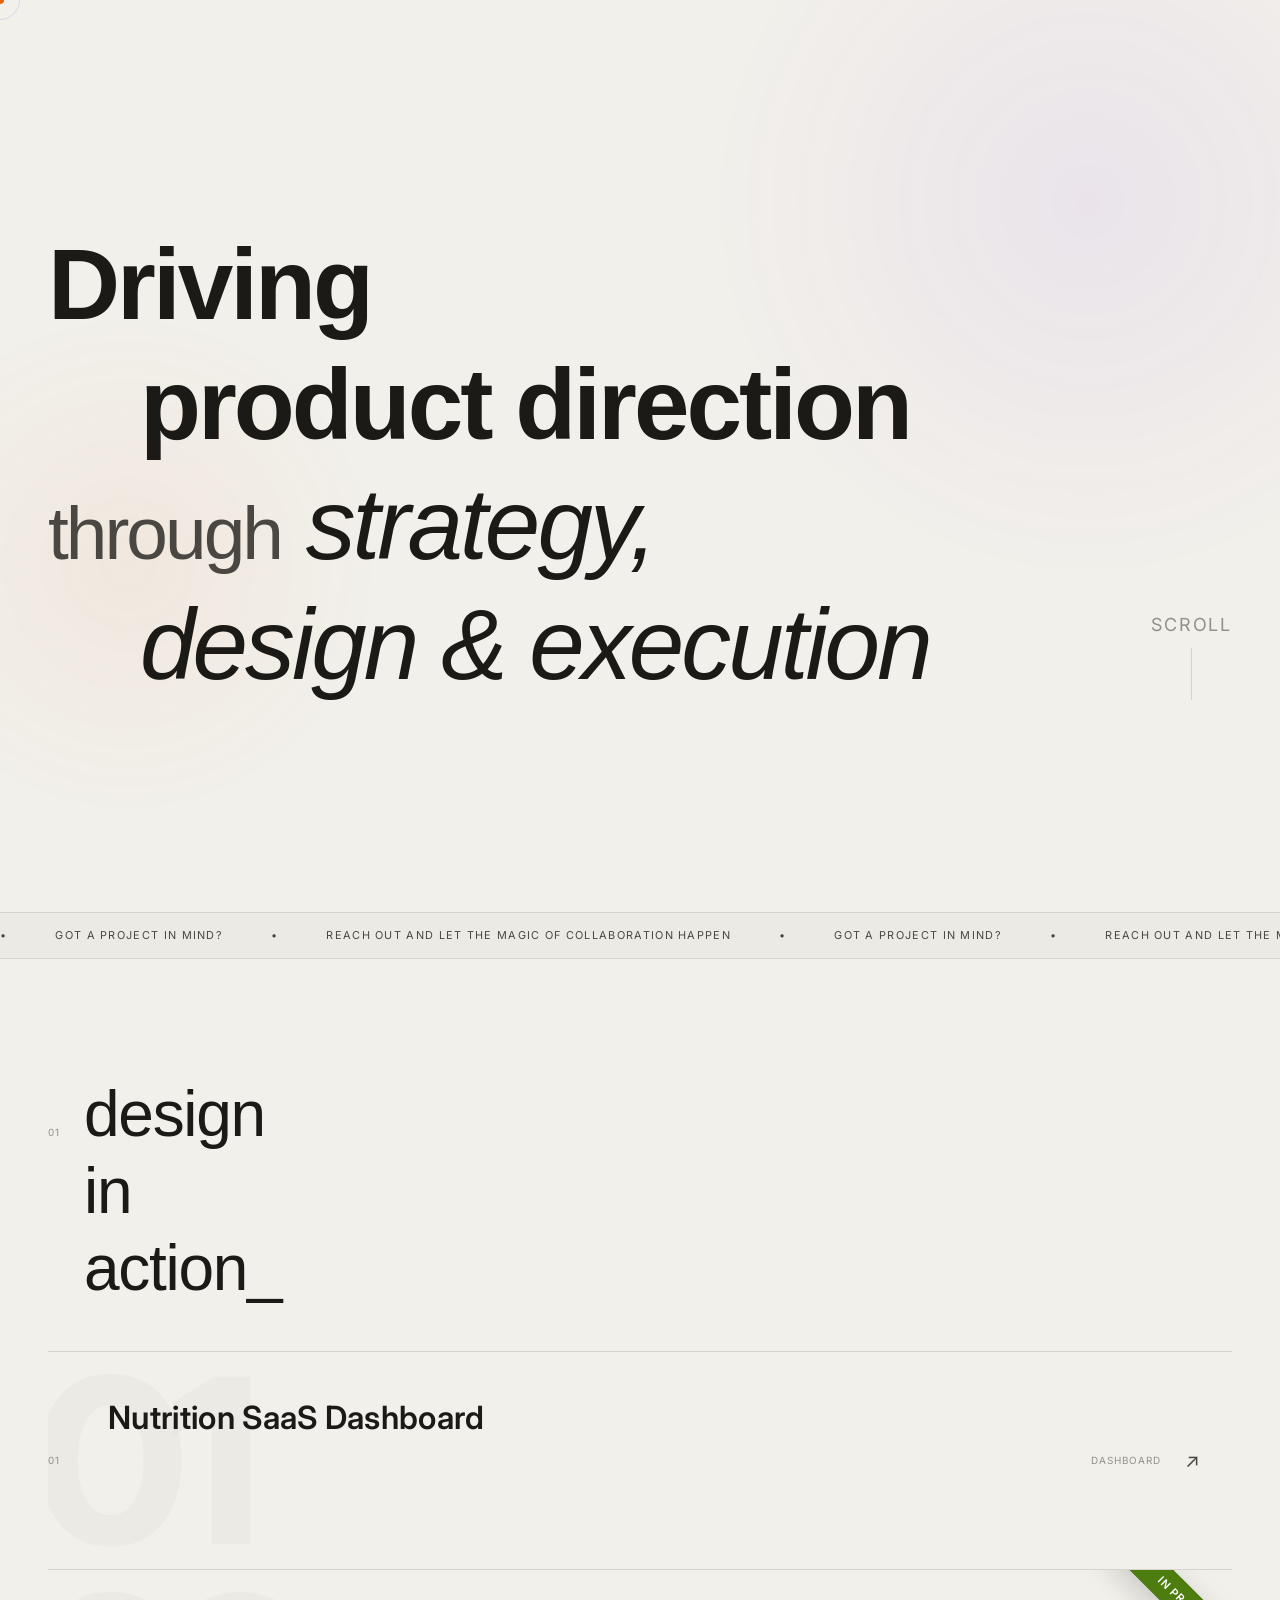
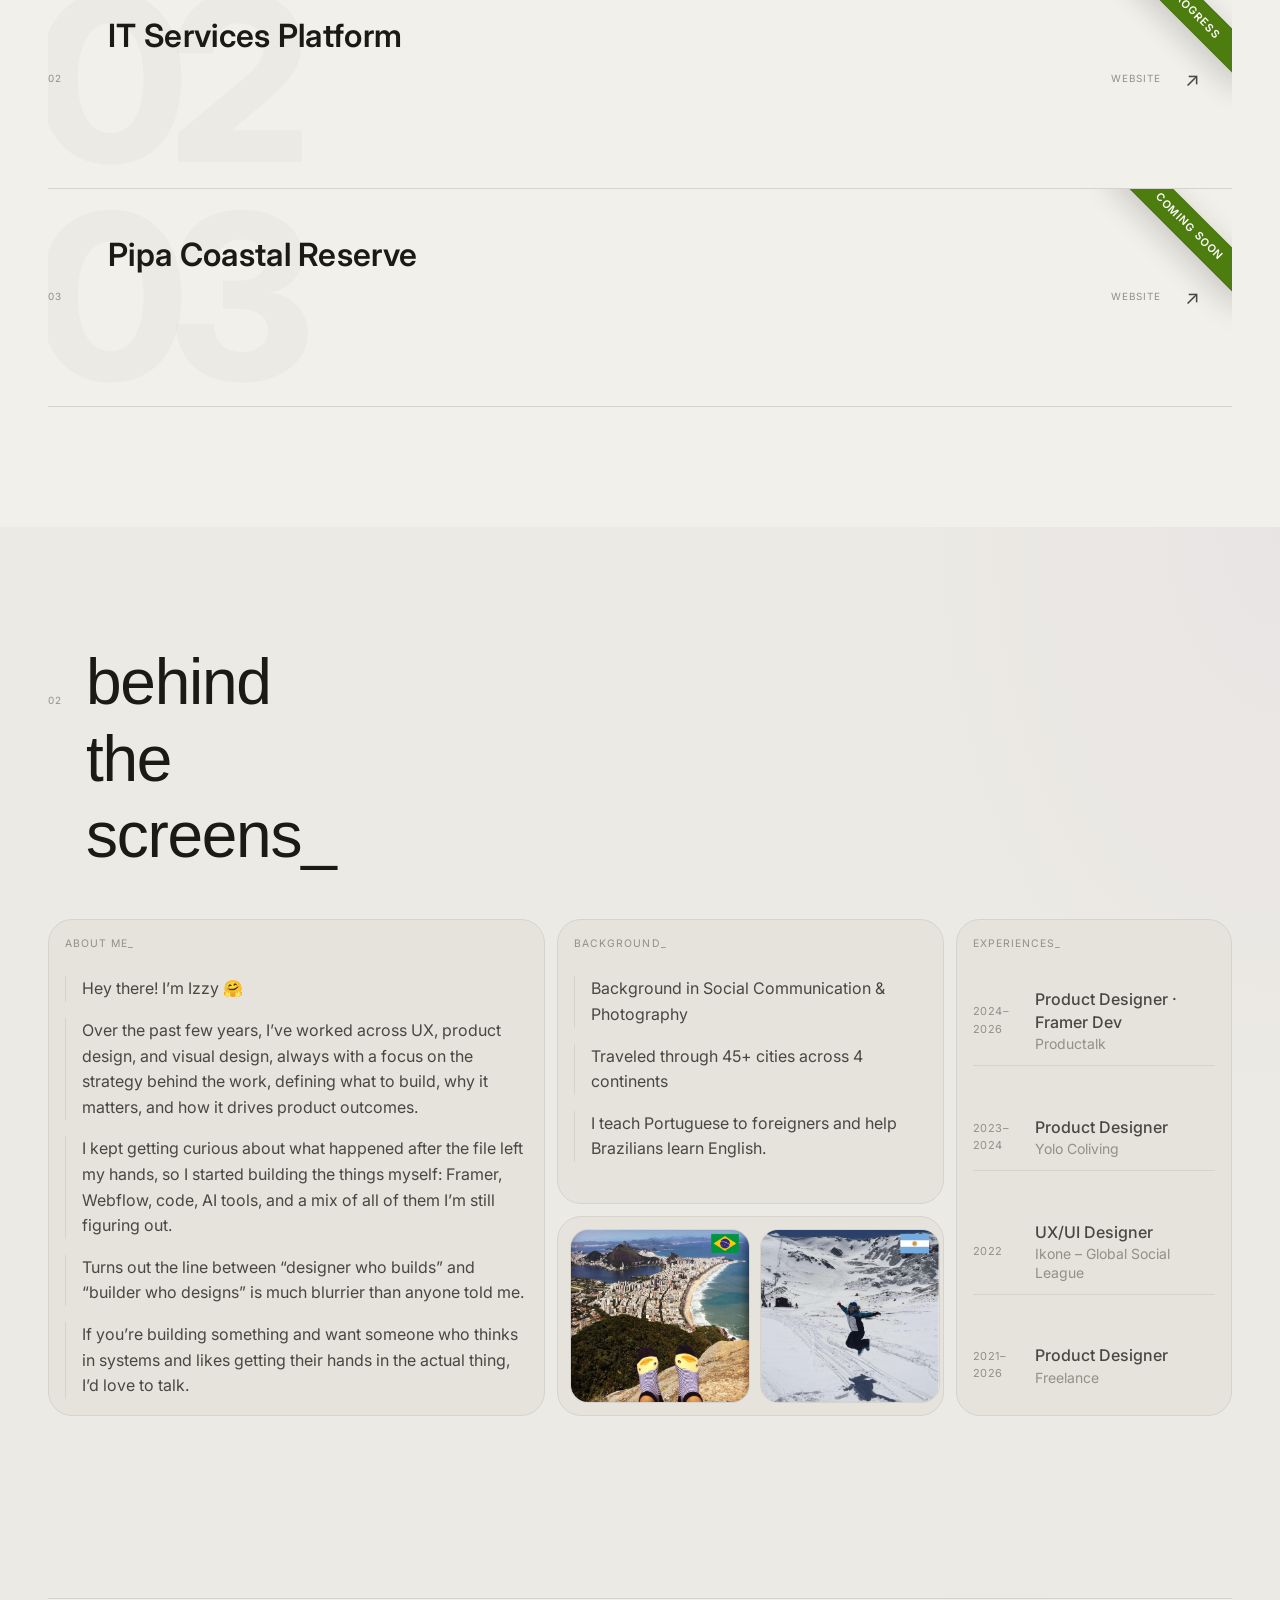
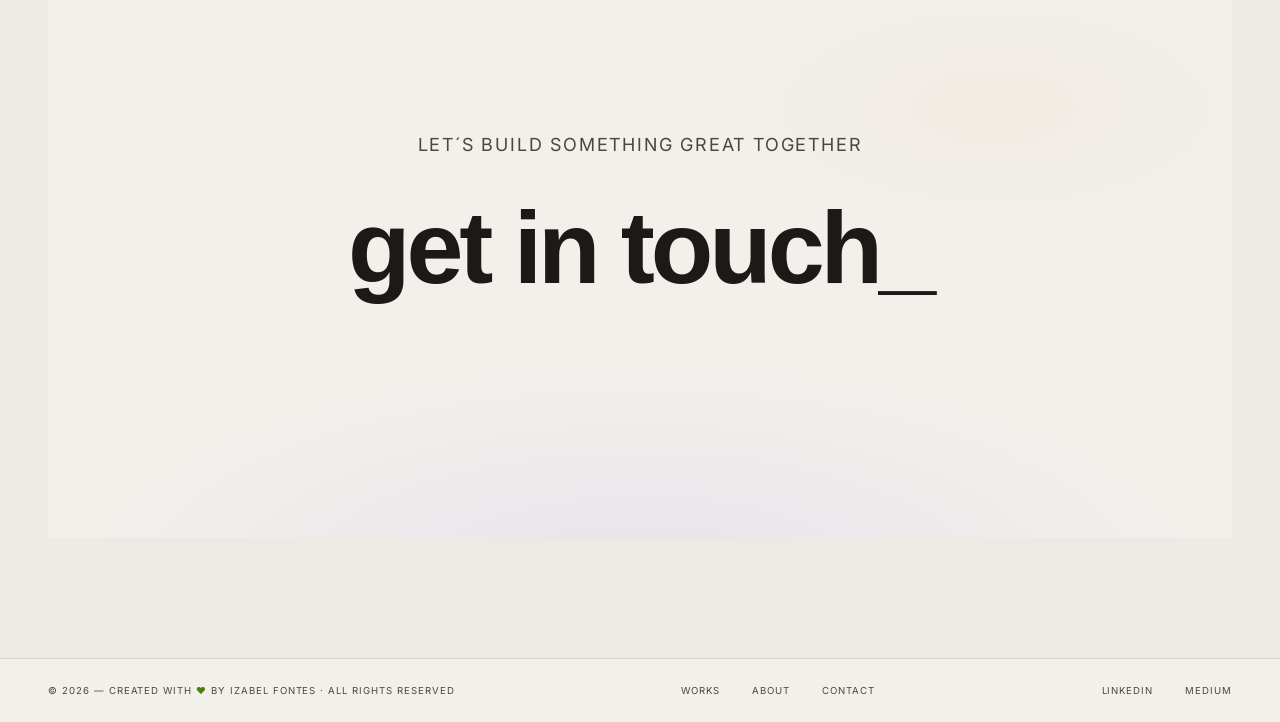
<file: index.html>
<!DOCTYPE html>
<html lang="en">

<head>
  <meta charset="UTF-8">
  <meta name="viewport" content="width=device-width, initial-scale=1.0">
  <meta name="description"
    content="Izabel Fontes — Digital Product Designer crafting strategic UX & UI for impactful digital products.">
  <title>Izabel Fontes — Digital Product Designer</title>

  <!-- Fonts: Inter (body/UI) · Helvetica Now (titles — system font) -->
  <link rel="preconnect" href="https://fonts.googleapis.com">
  <link rel="preconnect" href="https://fonts.gstatic.com" crossorigin>
  <link href="https://fonts.googleapis.com/css2?family=Inter:wght@300;400;500;600;700&display=swap" rel="stylesheet">

  <!-- GSAP -->
  <script src="https://cdnjs.cloudflare.com/ajax/libs/gsap/3.12.5/gsap.min.js"></script>

  <link rel="stylesheet" href="style.css">
</head>

<body>

  <!-- ============================================================
       LOADER
       ============================================================ -->
  <div id="loader">
    <span class="loader-name">Izabel Fontes</span>
    <div class="loader-bar-wrap">
      <div class="loader-bar"></div>
    </div>
  </div>

  <!-- ============================================================
       CURSOR
       ============================================================ -->
  <div id="cursor"></div>
  <div id="cursor-follower"></div>

  <!-- ============================================================
       NAV — links LEFT · name CENTER · CTA RIGHT
       ============================================================ -->
  <nav id="nav">

    <!-- Left: navigation links -->
    <ul class="nav-links">
      <li><a href="#">Home</a></li>
      <li><a href="#works">Works</a></li>
      <li><a href="#about">About</a></li>
      <li><a href="#contact">Contact</a></li>
    </ul>

    <!-- Center: photo + name → email on scroll -->
    <div class="nav-center">
      <div class="nav-brand">
        <div class="nav-photo">
          <!-- Replace src with your photo path, e.g. ./assets/photo.jpg -->
          <img src="assets/images/izzy.png" alt="Izabel Fontes">
        </div>
        <div class="nav-text-swap">
          <span class="nav-name">Izabel Fontes</span>
          <a href="mailto:fontez.izabel@gmail.com?subject=Vamos%20conversar"
            class="nav-email mono">fontez.izabel@gmail.com</a>
        </div>
      </div>
    </div>

    <!-- Right: CTA -->
    <div class="nav-right">
      <a href="https://calendly.com/izabel-fontes/15min" class="btn-nav" target="_blank" rel="noopener">Book a Call</a>
    </div>

  </nav>

  <main>

    <!-- ============================================================
         HERO
         ============================================================ -->
    <section id="hero" class="reveal">

      <!-- Atmospheric orbs -->
      <div class="hero-orb hero-orb-1" aria-hidden="true"></div>
      <div class="hero-orb hero-orb-2" aria-hidden="true"></div>

      <div class="hero-meta">
        <span class="mono">Digital Product Designer</span>
        <span class="hero-available mono" style="font-size:14px">
          <span class="status-dot"></span>
          available for work
        </span>
      </div>

      <div class="hero-body">
        <h1 class="hero-title">
          <span class="split-line">
            <span class="split-inner">Driving</span>
          </span>
          <span class="split-line line-indent">
            <span class="split-inner">product direction</span>
          </span>
          <span class="split-line">
            <span class="split-inner"><span class="hero-muted">through</span> <span
                class="hero-dark-italic">strategy,</span></span>
          </span>
          <span class="split-line line-indent">
            <span class="split-inner"><span class="hero-dark-italic">design &amp; execution</span></span>
          </span>
        </h1>

        <div class="hero-scroll">
          <span class="mono">scroll</span>
          <div class="scroll-track"></div>
        </div>
      </div>

      <div class="hero-foot">
        <p class="hero-desc">
          Shaping product decisions through research, prioritization,
          and systems thinking, then bringing them to life.
    </section>

    <!-- ============================================================
         MARQUEE STRIP
         ============================================================ -->
    <div class="marquee-strip">
      <div class="marquee-track">
        <!-- phrase 1 -->
        <span class="marquee-dot">•</span>
        <span class="marquee-phrase">Got a project in mind?</span>
        <span class="marquee-dot">•</span>
        <span class="marquee-phrase">Reach out and let the magic of collaboration happen</span>
        <span class="marquee-dot">•</span>
        <!-- phrase 2 -->
        <span class="marquee-phrase">Got a project in mind?</span>
        <span class="marquee-dot">•</span>
        <span class="marquee-phrase">Reach out and let the magic of collaboration happen</span>
        <span class="marquee-dot">•</span>
        <!-- phrase 3 -->
        <span class="marquee-phrase">Got a project in mind?</span>
        <span class="marquee-dot">•</span>
        <span class="marquee-phrase">Reach out and let the magic of collaboration happen</span>
        <span class="marquee-dot">•</span>
        <!-- duplicate set for seamless loop -->
        <span class="marquee-phrase">Got a project in mind?</span>
        <span class="marquee-dot">•</span>
        <span class="marquee-phrase">Reach out and let the magic of collaboration happen</span>
        <span class="marquee-dot">•</span>
        <span class="marquee-phrase">Got a project in mind?</span>
        <span class="marquee-dot">•</span>
        <span class="marquee-phrase">Reach out and let the magic of collaboration happen</span>
        <span class="marquee-dot">•</span>
        <span class="marquee-phrase">Got a project in mind?</span>
        <span class="marquee-dot">•</span>
        <span class="marquee-phrase">Reach out and let the magic of collaboration happen</span>
        <span class="marquee-dot">•</span>
      </div>
    </div>

    <!-- ============================================================
         WORKS — editorial showcase, 3 projects
         ============================================================ -->
    <section id="works" class="reveal">
      <div class="works-heading-wrap">
        <span class="section-num mono">01</span>
        <h2 class="section-title">design in action_</h2>
      </div>

      <div class="works-showcase">

        <!-- Work 01 -->
        <a href="./Projects/nutria/nutria.html" class="work-item" style="--item-glow: rgba(139, 92, 246, 0.12)">

          <span class="work-item-bg-num" aria-hidden="true">01</span>
          <div class="work-item-visual northe-bg" aria-hidden="true"></div>
          <div class="work-item-fade" aria-hidden="true"></div>
          <div class="work-item-track">
            <span class="work-item-num mono">01</span>
            <div class="work-item-info">
              <h3 class="work-item-title">Nutrition SaaS Dashboard</h3>
              <p class="work-item-sub">I designed a decision-support system to help independent nutritionists <br>detect
                churn risk earlier and act before patient drop-off.</p>
              <div class="work-tools">
                <span class="work-tool mono">#Research</span>
                <span class="work-tool mono">#Strategy</span>
                <span class="work-tool mono">#Information_Architecture</span>
                <span class="work-tool mono">#Vibe-coding</span>
              </div>
            </div>
            <div class="work-item-meta">
              <span class="work-item-tag mono">DASHBOARD</span>
              <span class="work-item-arrow">↗</span>
            </div>
          </div>
        </a>

        <!-- Work 02 -->
        <a href="#" class="work-item" style="--item-glow: rgba(249, 115, 22, 0.12)">
          <span class="work-ribbon mono">In Progress</span>
          <span class="work-item-bg-num" aria-hidden="true">02</span>
          <div class="work-item-visual universal-bg" aria-hidden="true"></div>
          <div class="work-item-fade" aria-hidden="true"></div>
          <div class="work-item-track">
            <span class="work-item-num mono">02</span>
            <div class="work-item-info">
              <h3 class="work-item-title">IT Services Platform</h3>
              <p class="work-item-sub">A service-led redesign built to clarify offers, reduce friction, and <br>create a
                stronger digital funnel for IT support and infrastructure solutions.</p>
              <div class="work-tools">
                <span class="work-tool mono">#Landing_Page_Redesign</span>
                <span class="work-tool mono">#Information_Architecture</span>
                <span class="work-tool mono">#B2B_&_B2C</span>
              </div>
            </div>
            <div class="work-item-meta">
              <span class="work-item-tag mono">WEBSITE</span>
              <span class="work-item-arrow">↗</span>
            </div>
          </div>
        </a>

        <!-- Work 03 -->
        <a href="#" class="work-item" style="--item-glow: rgba(163, 230, 53, 0.10)">
          <span class="work-ribbon mono">Coming Soon</span>
          <span class="work-item-bg-num" aria-hidden="true">03</span>
          <div class="work-item-visual pipa-bg" aria-hidden="true"></div>
          <div class="work-item-fade" aria-hidden="true"></div>
          <div class="work-item-track">
            <span class="work-item-num mono">03</span>
            <div class="work-item-info">
              <h3 class="work-item-title">Pipa Coastal Reserve</h3>
              <p class="work-item-sub">A luxury real estate landing experience designed to position Pipa as an
                <br>emerging coastal investment destination for high-net-worth buyers.
              </p>
              <div class="work-tools">
                <span class="work-tool mono">#Real Estate</span>
                <span class="work-tool mono">#Conversion_Strategy</span>
                <span class="work-tool mono">#Web_Design</span>
              </div>
            </div>
            <div class="work-item-meta">
              <span class="work-item-tag mono">WEBSITE</span>
              <span class="work-item-arrow">↗</span>
            </div>
          </div>
        </a>

      </div>
    </section>

    <section id="about" class="reveal">
      <div class="section-header">
        <span class="section-num mono">02</span>
        <h2 class="section-title">behind the screens_</h2>
      </div>

      <div class="bento-grid">


        <!-- about me_ -->
        <div class="bento-card bento-about reveal reveal-delay-1">
          <span class="bento-card-label mono">about me_</span>
          <div class="bento-bg-list">
            <p class="bento-bg-item">Hey there! I’m Izzy 🤗</p>
            <p class="bento-bg-item">Over the past few years, I’ve worked across UX, product design, and visual design,
              always with a focus on the strategy behind the work, defining what to build, why it matters, and how it
              drives product outcomes.</p>

            <p class="bento-bg-item">I kept getting curious about what happened after the file left my hands, so I
              started building the things
              myself: Framer, Webflow, code, AI tools, and a mix of all of them I’m still figuring out.</p>
            <p class="bento-bg-item">Turns out the line between “designer who builds” and “builder who designs” is much
              blurrier than anyone told me.</p>
            <p class="bento-bg-item">If you’re building something and want someone who thinks in systems and likes
              getting their hands in the actual thing, I’d love to talk.</p>
          </div>
        </div>

        <!-- background_ -->
        <div class="bento-card bento-background reveal reveal-delay-2">
          <span class="bento-card-label mono">background_</span>
          <div class="bento-bg-list">
            <p class="bento-bg-item">Background in Social Communication & Photography</p>
            <p class="bento-bg-item">Traveled through 45+ cities across 4 continents</p>
            <p class="bento-bg-item">I teach Portuguese to foreigners and help Brazilians learn English.</p>
          </div>
        </div>

        <!-- photos -->
        <div class="bento-card bento-photos reveal reveal-delay-3">
          <div class="bento-photo-strip">
            <div class="bento-photo-item"><img src="assets/images/brasil.png" alt="brasil"></div>
            <div class="bento-photo-item"><img src="assets/images/argentina.png" alt="argentina"></div>
            <div class="bento-photo-item"><img src="assets/images/brelgium.png" alt="belgium"></div>
            <div class="bento-photo-item"><img src="assets/images/caribbena.png" alt="caribbena"></div>
            <div class="bento-photo-item"><img src="assets/images/norway.png" alt="norway"></div>
            <div class="bento-photo-item"><img src="assets/images/Portugal.png" alt="Portugal"></div>
            <div class="bento-photo-item"><img src="assets/images/tcheca.png" alt="tcheca"></div>
            <div class="bento-photo-item"><img src="assets/images/estonia.png" alt="estonia"></div>
            <div class="bento-photo-item"><img src="assets/images/finland.png" alt="finland"></div>
            <div class="bento-photo-item"><img src="assets/images/germany.png" alt="germany"></div>
            <div class="bento-photo-item"><img src="assets/images/mexico.png" alt="mexico"></div>

            <!-- duplicated for seamless loop -->
            <div class="bento-photo-item"><img src="assets/images/brasil.png" alt="brasil"></div>
            <div class="bento-photo-item"><img src="assets/images/argentina.png" alt="argentina"></div>
            <div class="bento-photo-item"><img src="assets/images/brelgium.png" alt="belgium"></div>
            <div class="bento-photo-item"><img src="assets/images/caribbena.png" alt="caribbena"></div>
            <div class="bento-photo-item"><img src="assets/images/norway.png" alt="norway"></div>
            <div class="bento-photo-item"><img src="assets/images/Portugal.png" alt="Portugal"></div>
            <div class="bento-photo-item"><img src="assets/images/tcheca.png" alt="tcheca"></div>
            <div class="bento-photo-item"><img src="assets/images/estonia.png" alt="estonia"></div>
            <div class="bento-photo-item"><img src="assets/images/finland.png" alt="finland"></div>
            <div class="bento-photo-item"><img src="assets/images/germany.png" alt="germany"></div>
            <div class="bento-photo-item"><img src="assets/images/mexico.png" alt="mexico"></div>

          </div>
        </div>

        <!-- experiences_ -->
        <div class="bento-card bento-experiences reveal reveal-delay-4">
          <div class="bento-exp-header">
            <span class="bento-card-label mono">experiences_</span>
          </div>
          <div class="bento-exp-list">
            <div class="bento-exp-item">
              <span class="bento-exp-year mono">2024–2026</span>
              <div>
                <p class="bento-exp-role">Product Designer · Framer Dev</p>
                <p class="bento-exp-co">Productalk</p>
              </div>
            </div>
            <div class="bento-exp-item">
              <span class="bento-exp-year mono">2023–2024</span>
              <div>
                <p class="bento-exp-role">Product Designer</p>
                <p class="bento-exp-co">Yolo Coliving</p>
              </div>
            </div>
            <div class="bento-exp-item">
              <span class="bento-exp-year mono">2022</span>
              <div>
                <p class="bento-exp-role">UX/UI Designer</p>
                <p class="bento-exp-co">Ikone – Global Social League</p>
              </div>
            </div>
            <div class="bento-exp-item">
              <span class="bento-exp-year mono">2021–2026</span>
              <div>
                <p class="bento-exp-role">Product Designer</p>
                <p class="bento-exp-co">Freelance</p>
              </div>
            </div>
          </div>
        </div>

        <!-- design & web development tool stacks_ -->

        <!--<div class="bento-card bento-tools-row">
    <span class="bento-card-label mono">design & web development tool stacks_</span>
    <div class="bento-logos">
      <div class="bento-logo"><img src="icons/figma.png" alt="Tool logo 1"></div>
      <div class="bento-logo"><img src="/icons/framer.png" alt="Tool logo 2"></div>
      <div class="bento-logo"><img src="/icons/webflow.png" alt="Tool logo 3"></div>
      <div class="bento-logo"><img src="/icons/css.png" alt="Tool logo 4"></div>
      <div class="bento-logo"><img src="/icons/html.png" alt="Tool logo 5"></div>
      <div class="bento-logo"><img src="/icons/claude.png" alt="AI tool logo 1"></div>
      <div class="bento-logo"><img src="/icons/lovable.png" alt="AI tool logo 2"></div>
      <div class="bento-logo"><img src="/icons/midjourney.png" alt="AI tool logo 3"></div>
      <div class="bento-logo"><img src="/icons/freepik.png" alt="AI tool logo 4"></div>
      <div class="bento-logo"><img src="/icons/gpt.png" alt="AI tool logo 5"></div>
      <div class="bento-logo"><img src="/icons/perplexity.png" alt="AI tool logo 6"></div>
      
    </div>
  </div>-->


      </div>
      <!-- ============================================================
         CONTACT — premium closing CTA
         ============================================================ -->
      <section id="contact" class="reveal">
        <div class="contact-atmosphere" aria-hidden="true"></div>

        <div class="contact-inner">
          <span class="contact-eyebrow mono">Let´s build something great together</span>

          <h2 class="contact-title">
            <span class="split-line"><span class="split-inner">get in touch_</span></span>
          </h2>

          <a href="https://www.linkedin.com/in/izabel-fontes/" class="contact-cta" target="_blank" rel="noopener">
            <div class="contact-cta-bg"></div>
            <span>More about me</span>
            <span class="contact-arrow">↗</span>
          </a>
        </div>
      </section>

  </main>

  <!-- ============================================================
       FOOTER
       ============================================================ -->
  <footer>
    <span class="footer-copy mono">&copy; 2026 — created with <span class="footer-heart">♥</span> by Izabel Fontes
      &middot; all rights reserved</span>
    <div class="footer-links">
      <a href="#works" class="mono">Works</a>
      <a href="#about" class="mono">About</a>
      <a href="#contact" class="mono">Contact</a>
    </div>
    <div class="footer-social">
      <a href="https://www.linkedin.com/in/izabel-fontes/" class="mono" target="_blank" rel="noopener">LinkedIn</a>
      <a href="https://medium.com/@izabelfontes" class="mono" target="_blank" rel="noopener">Medium</a>
    </div>
  </footer>

  <script src="script.js"></script>
</body>

</html>
</file>
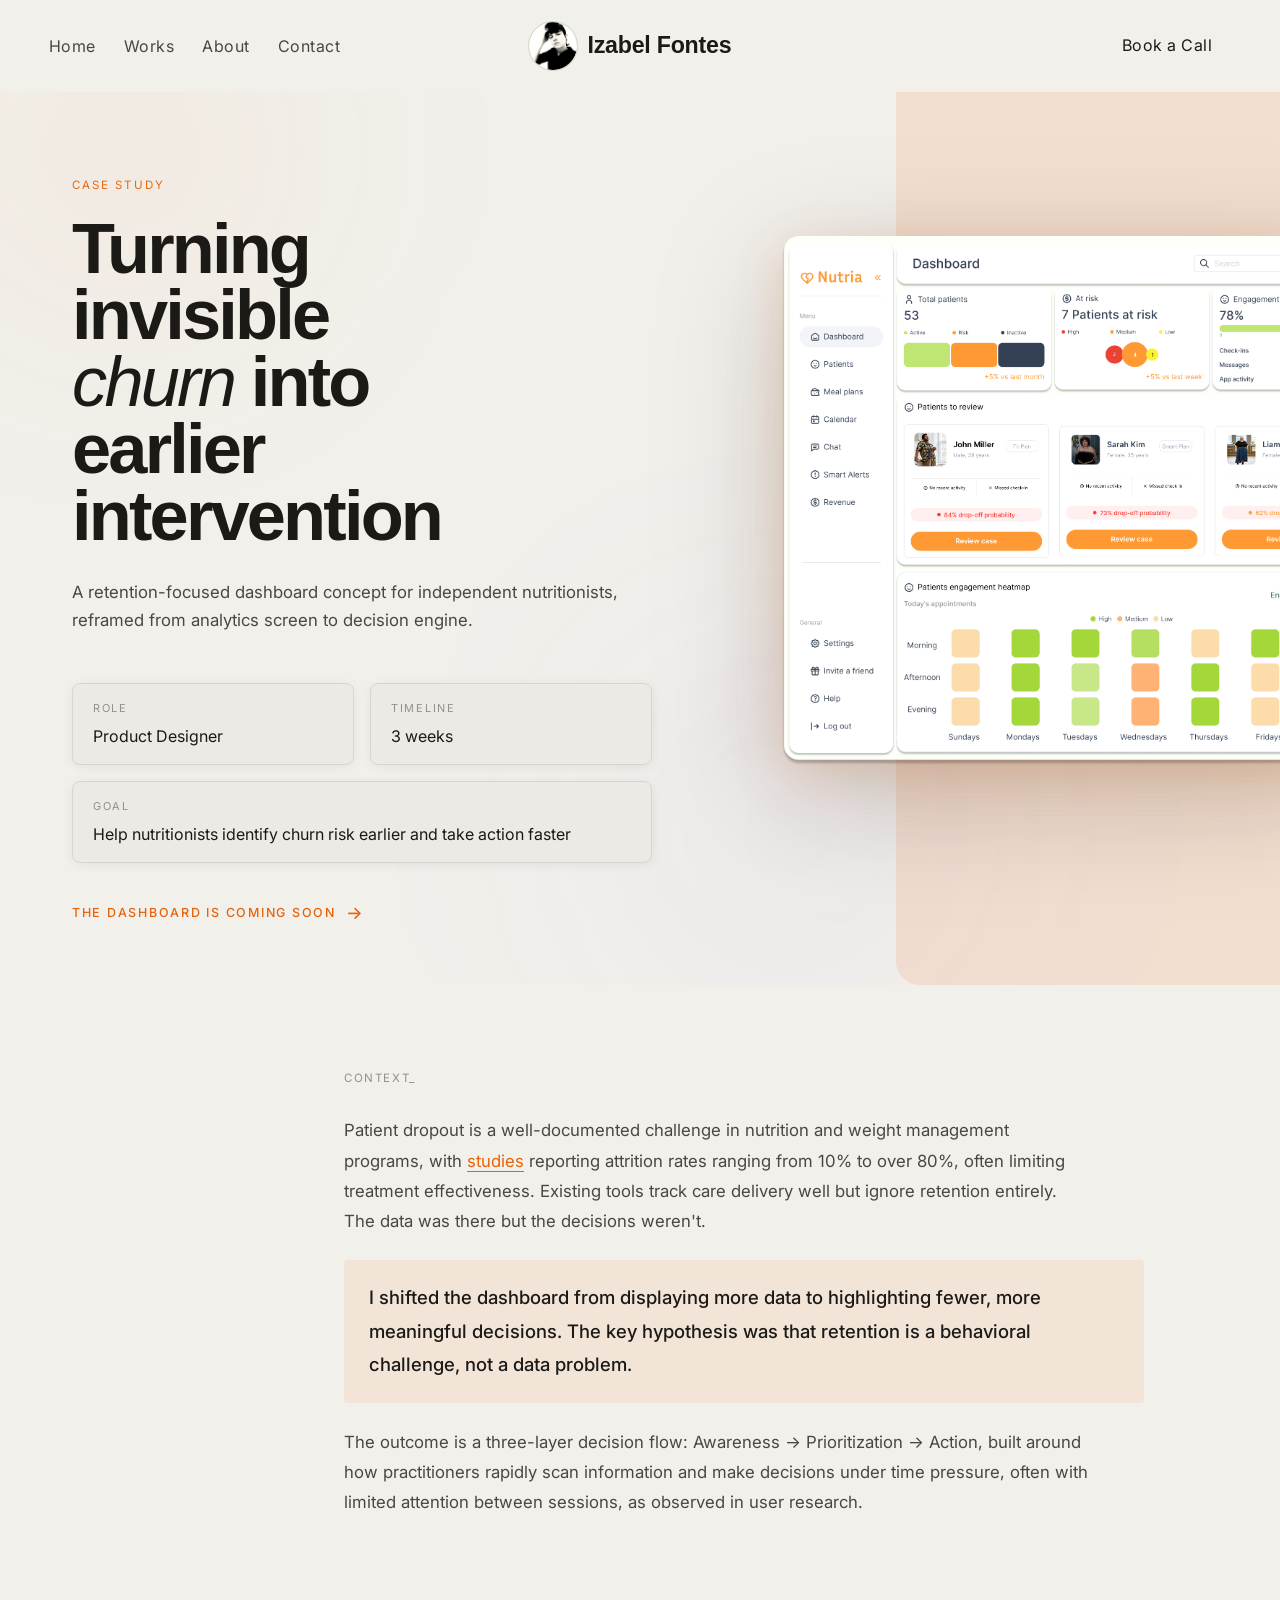
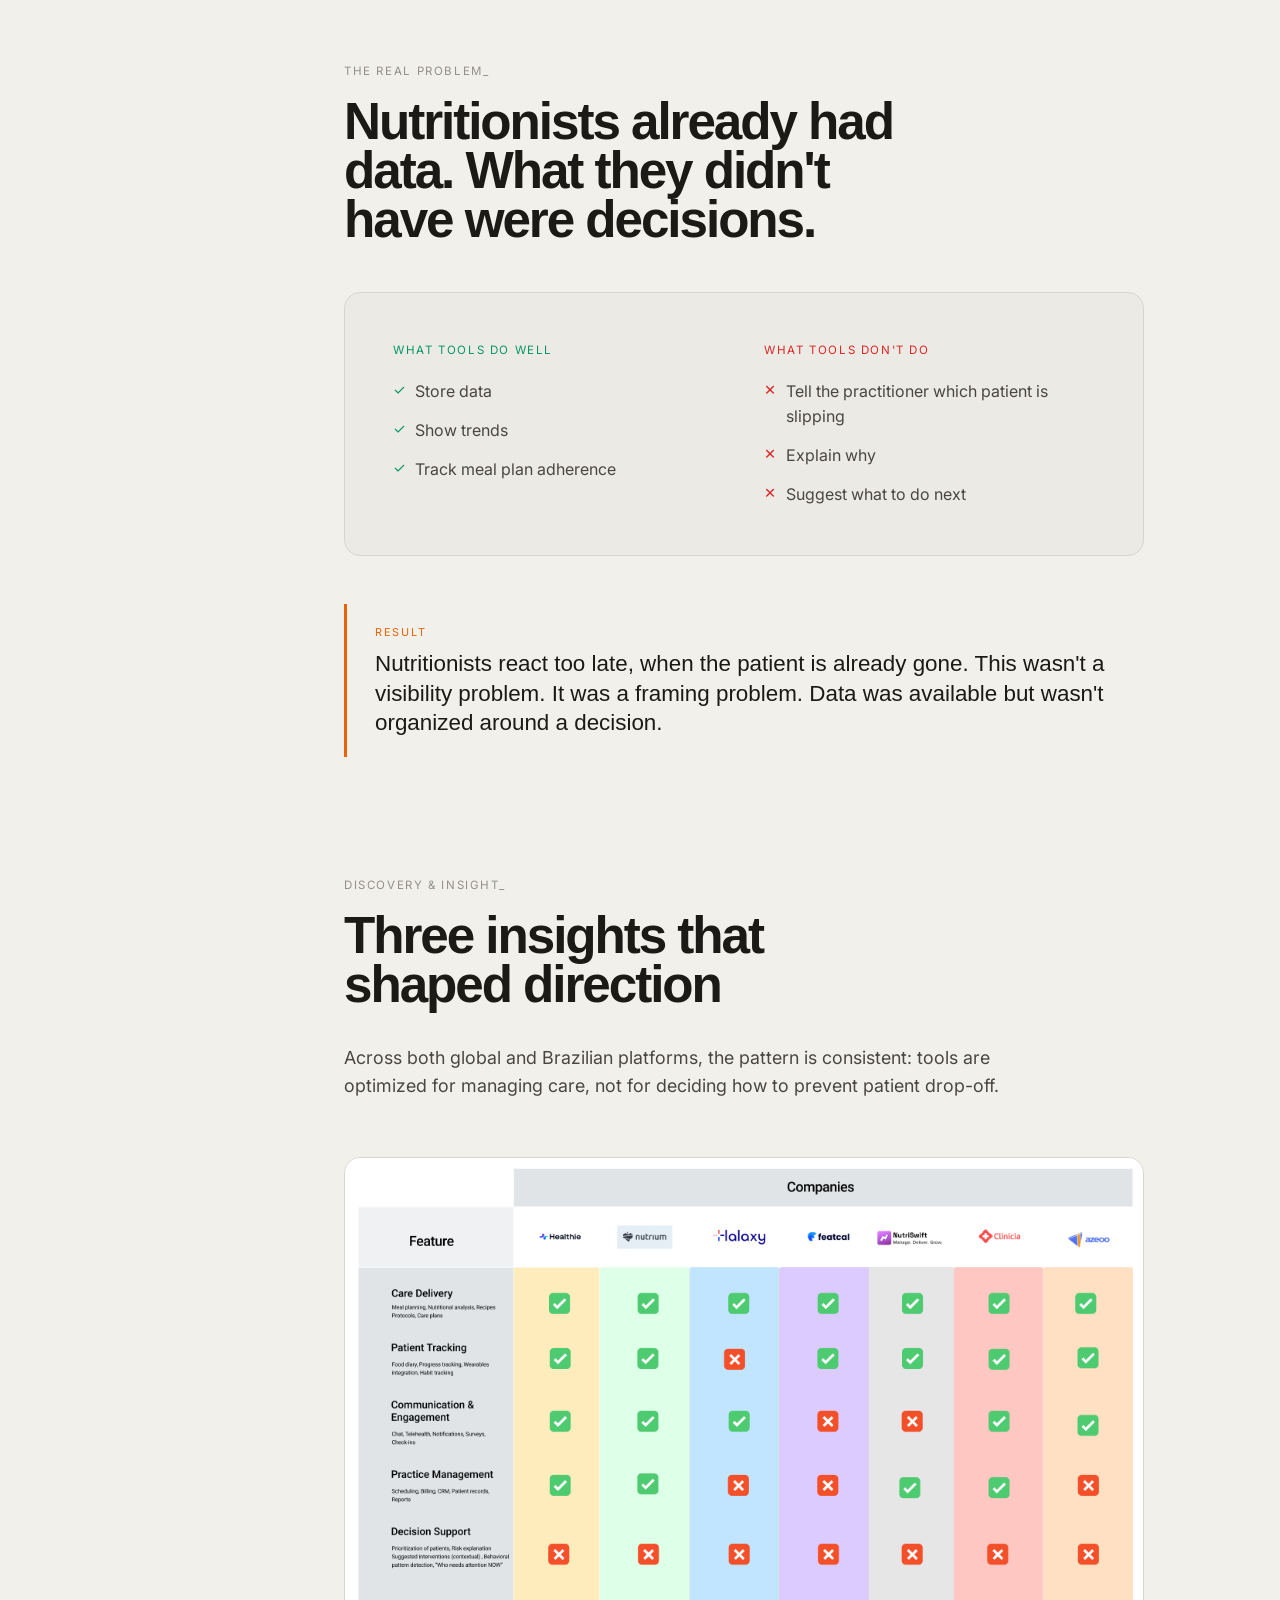
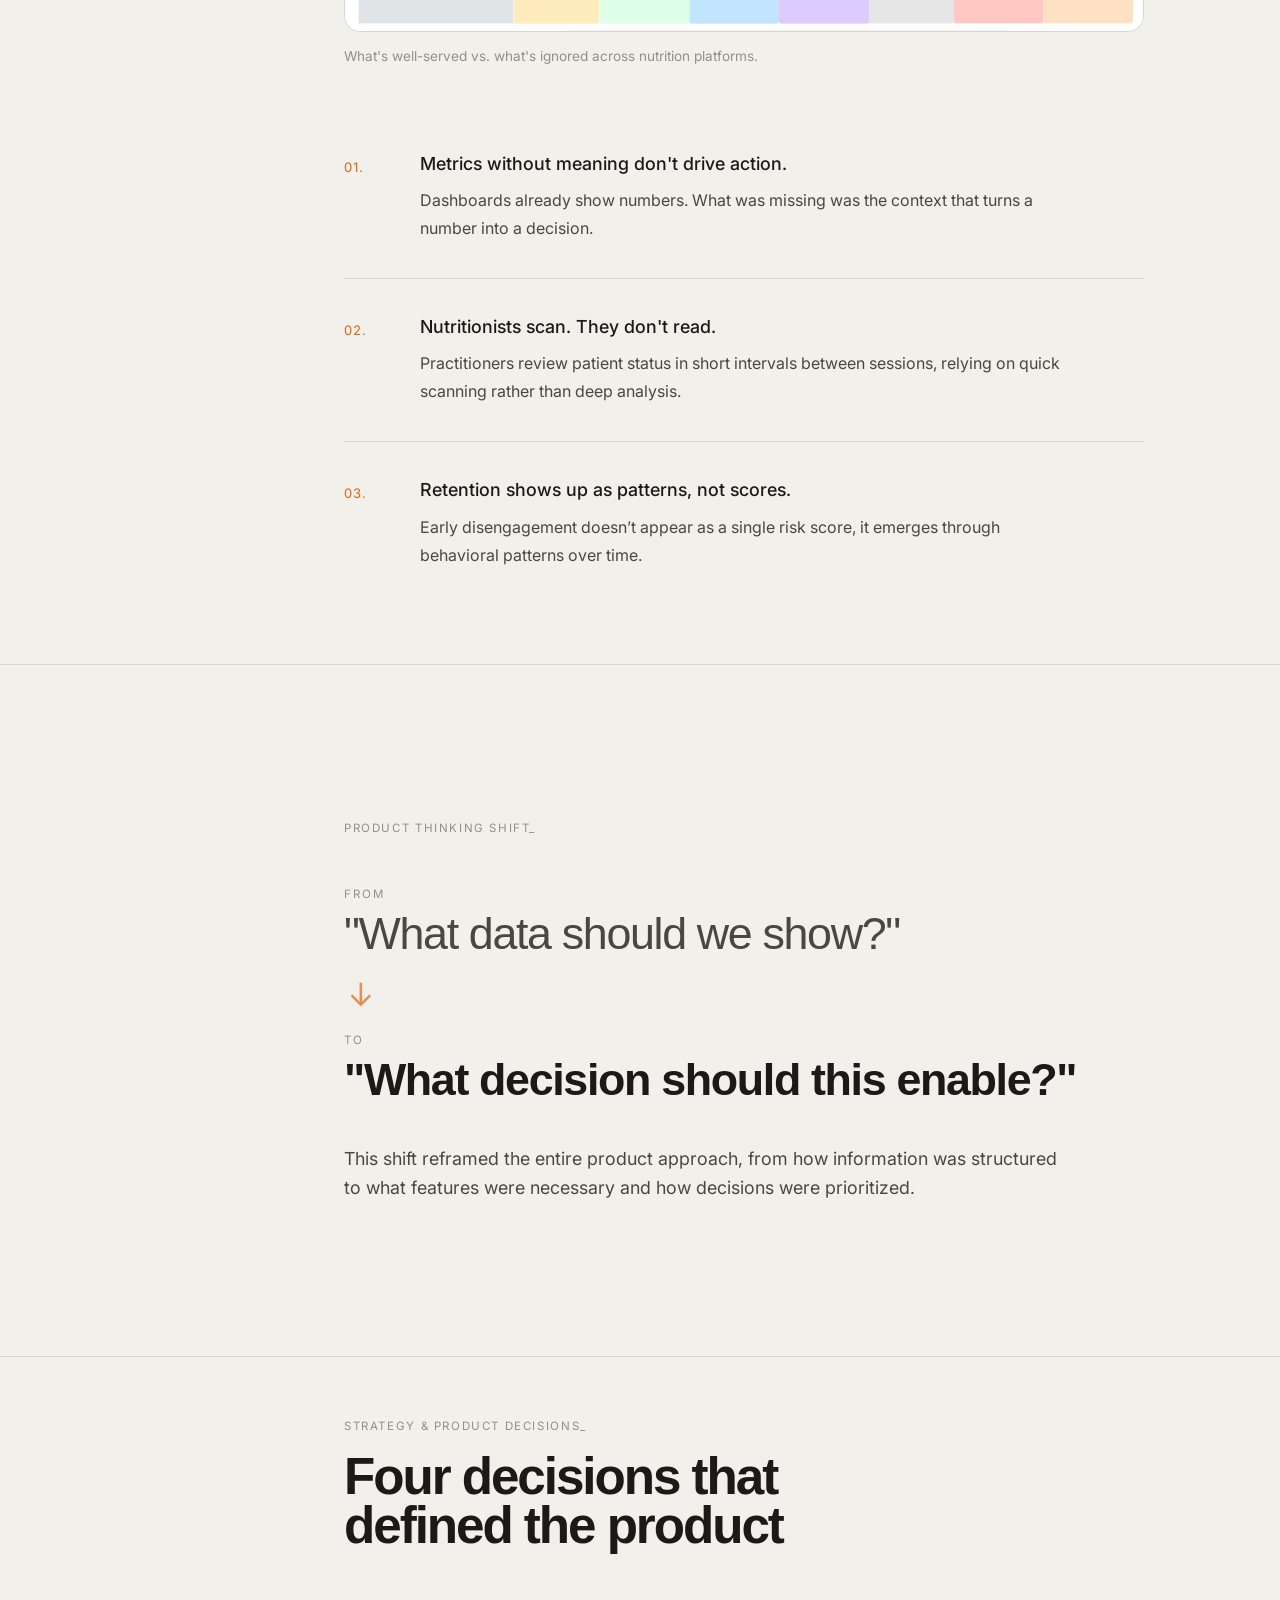
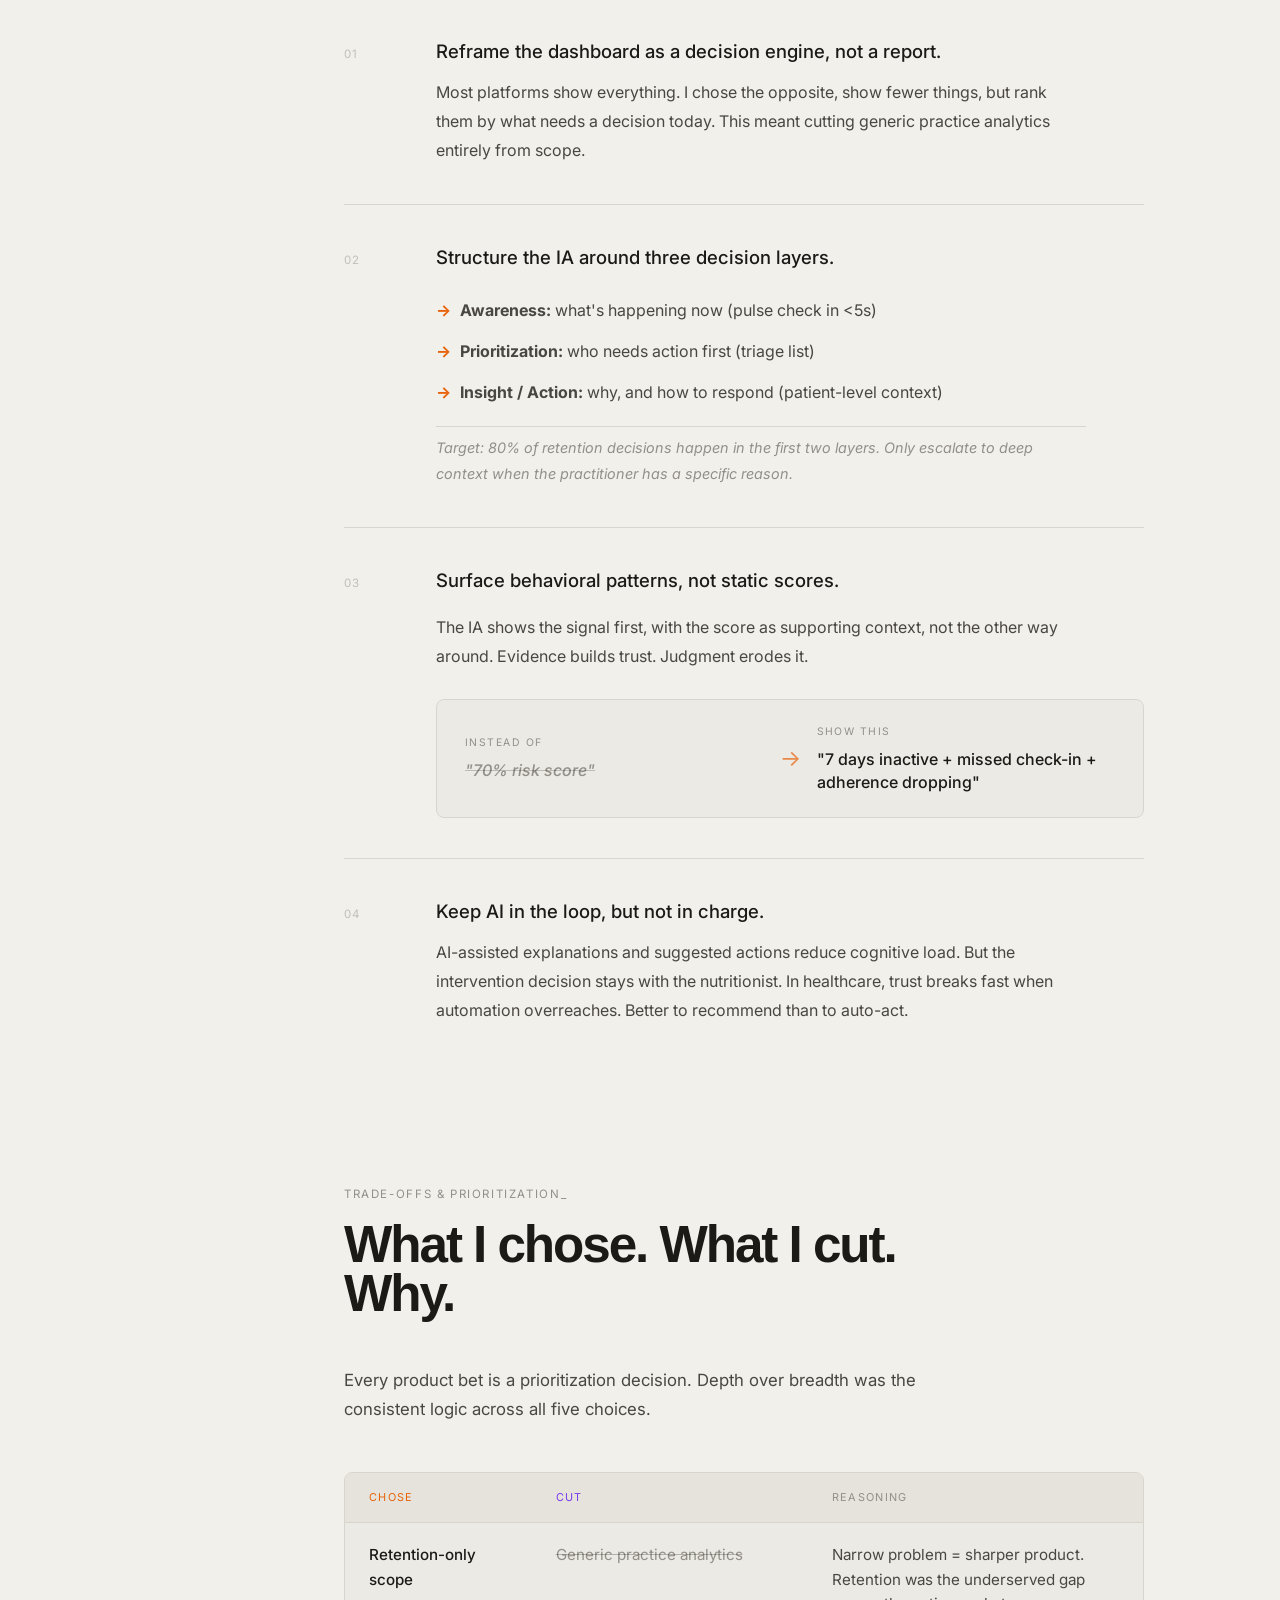
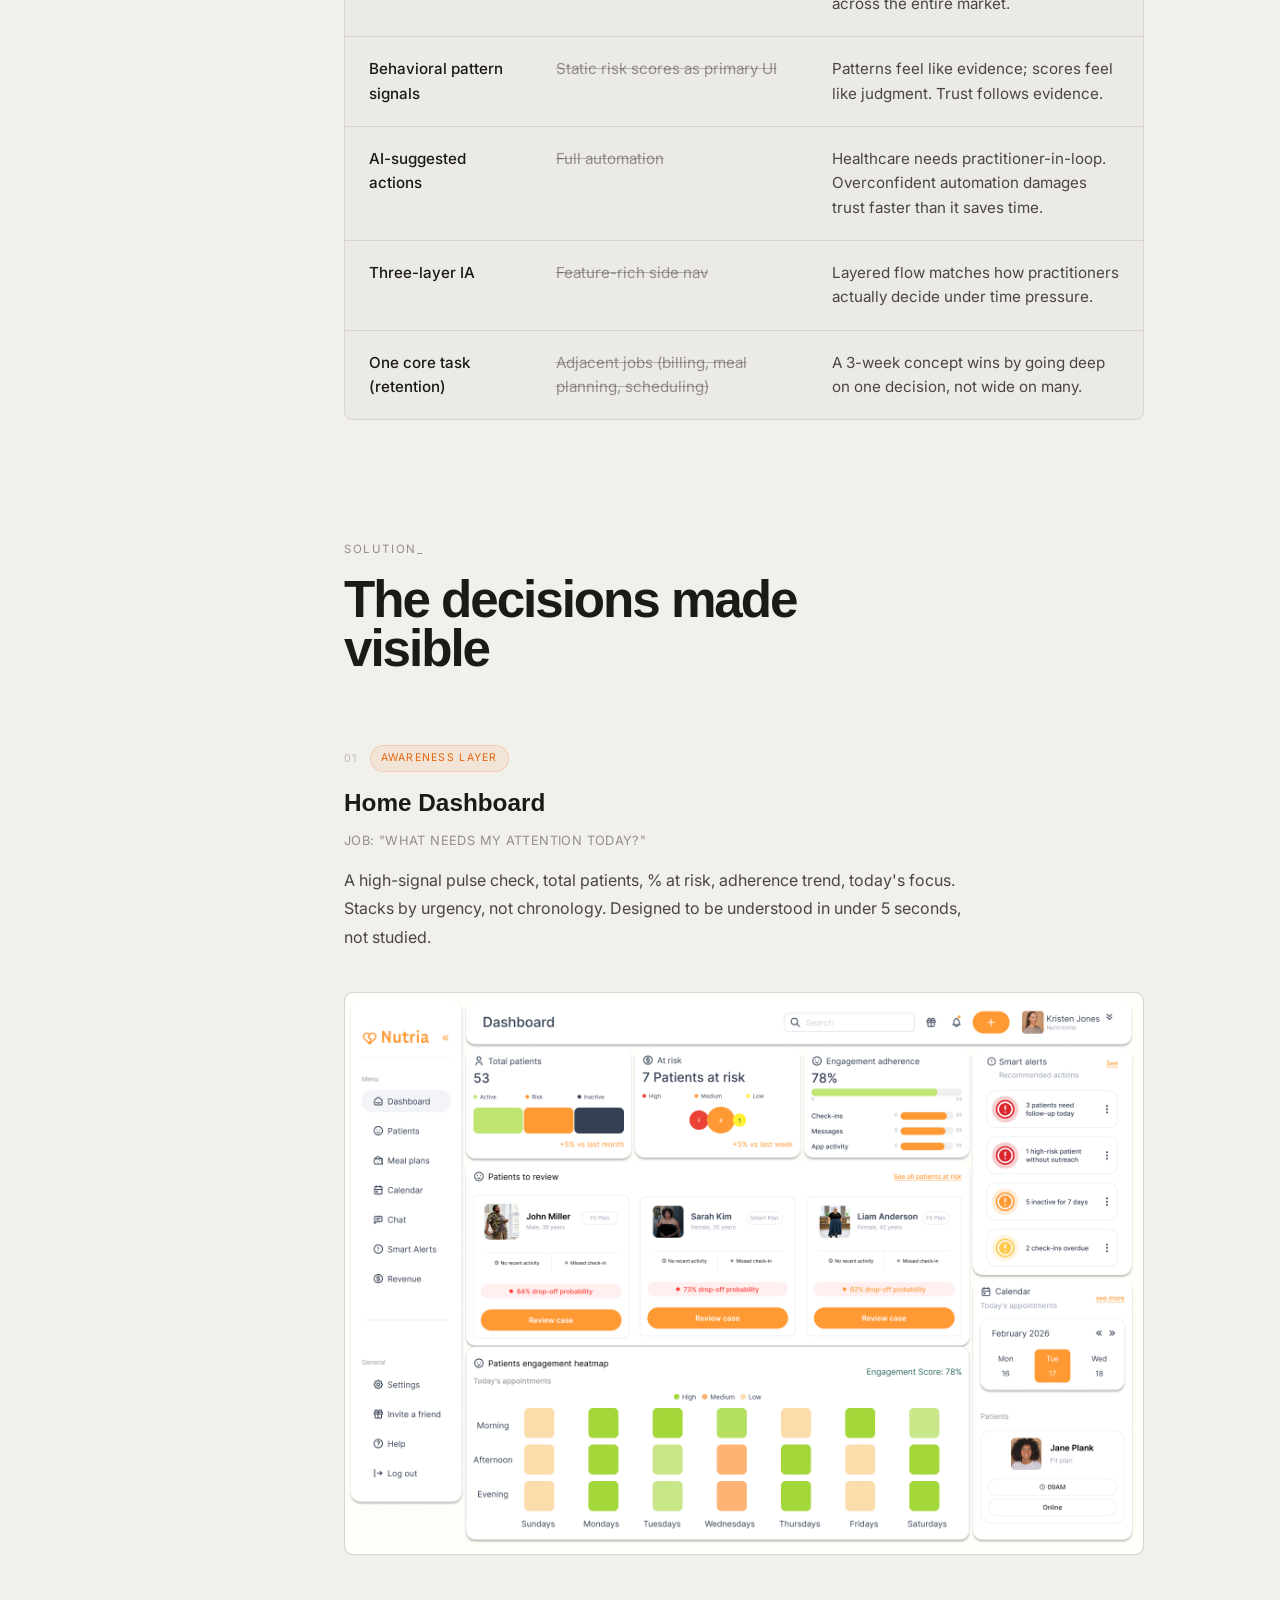
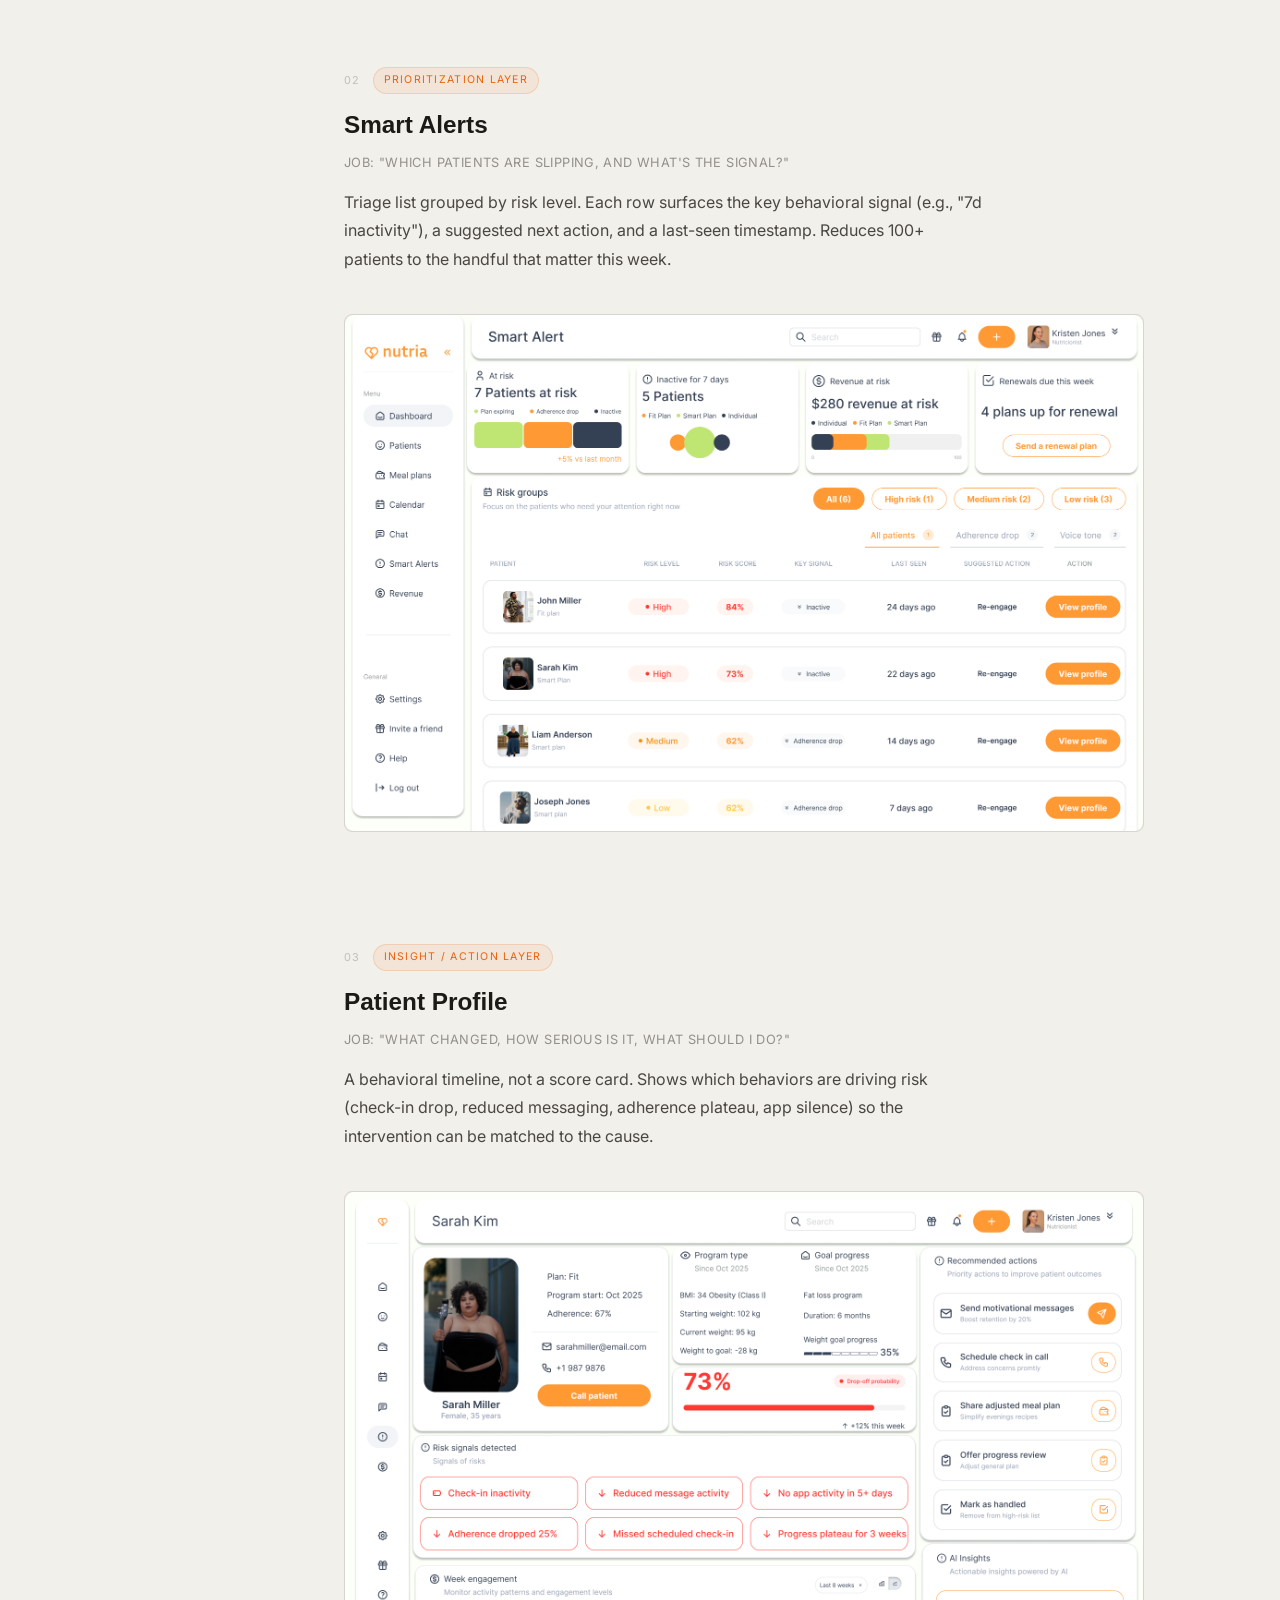
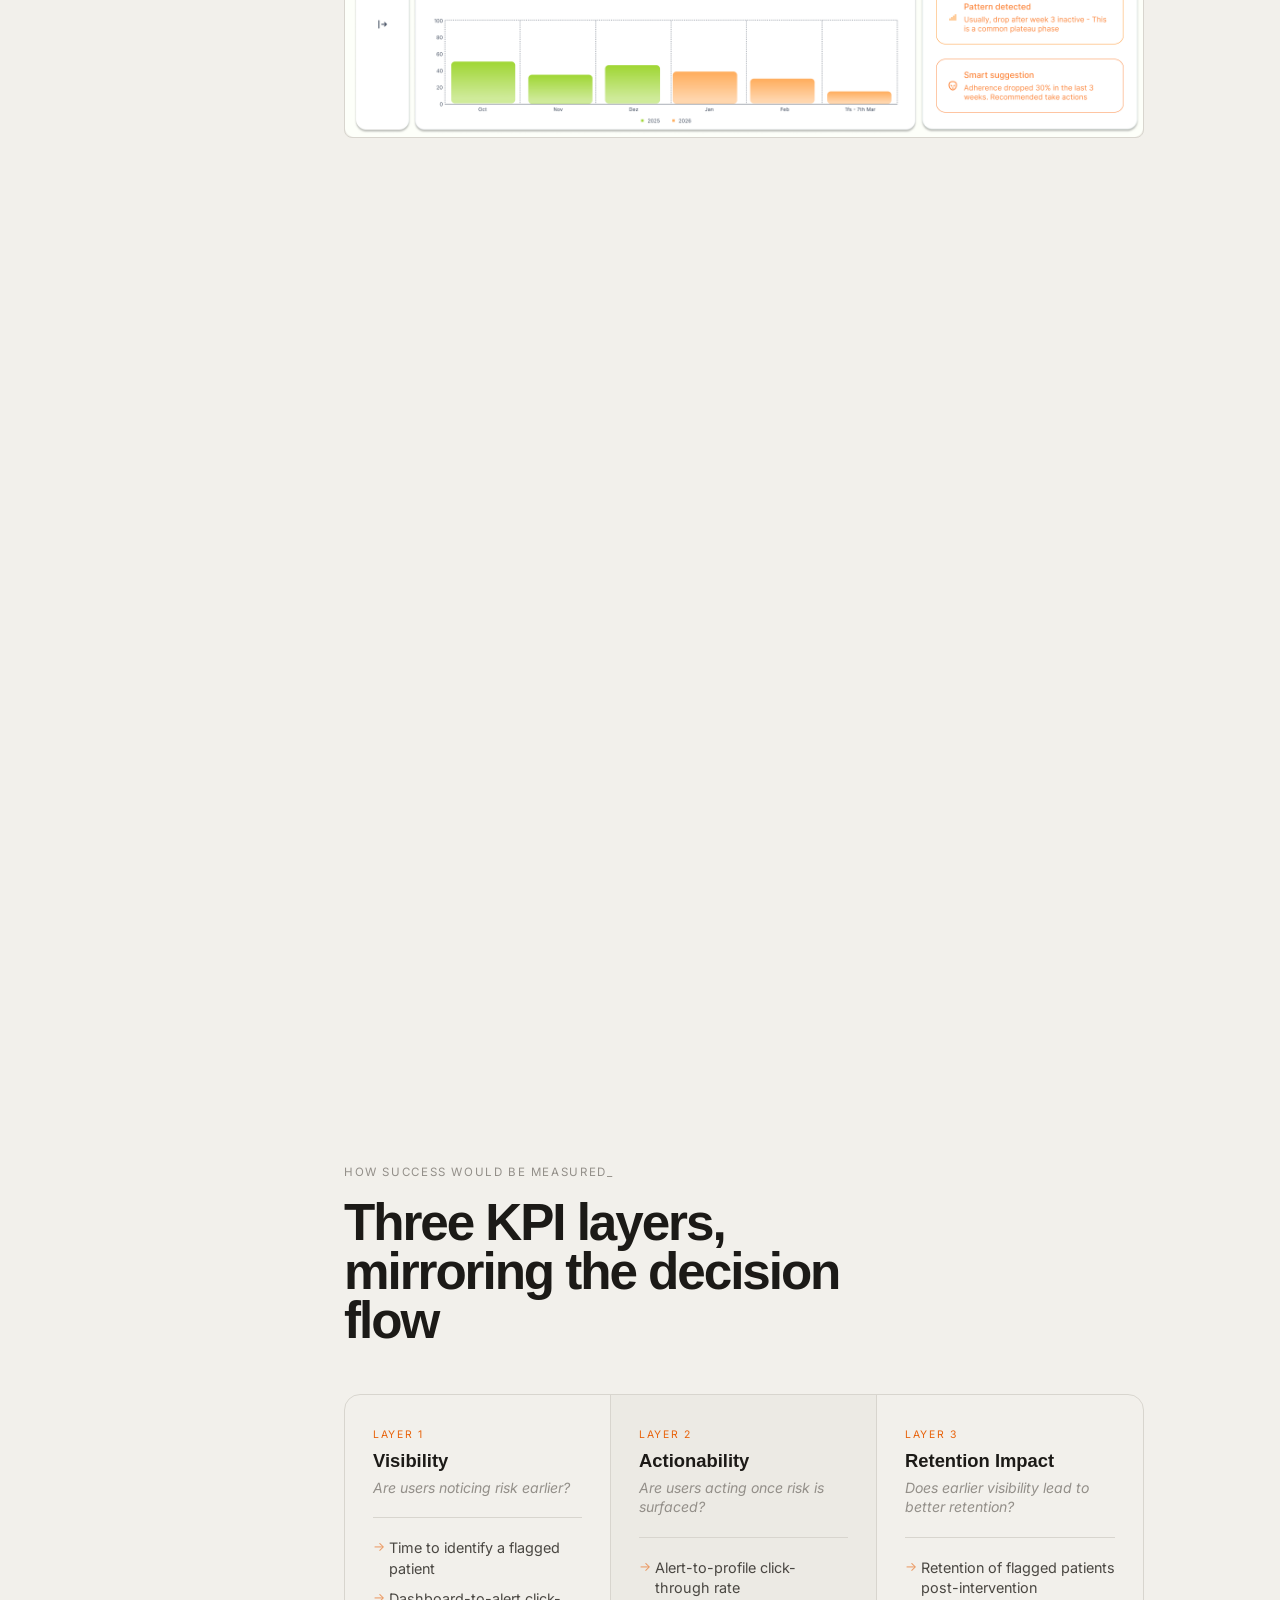
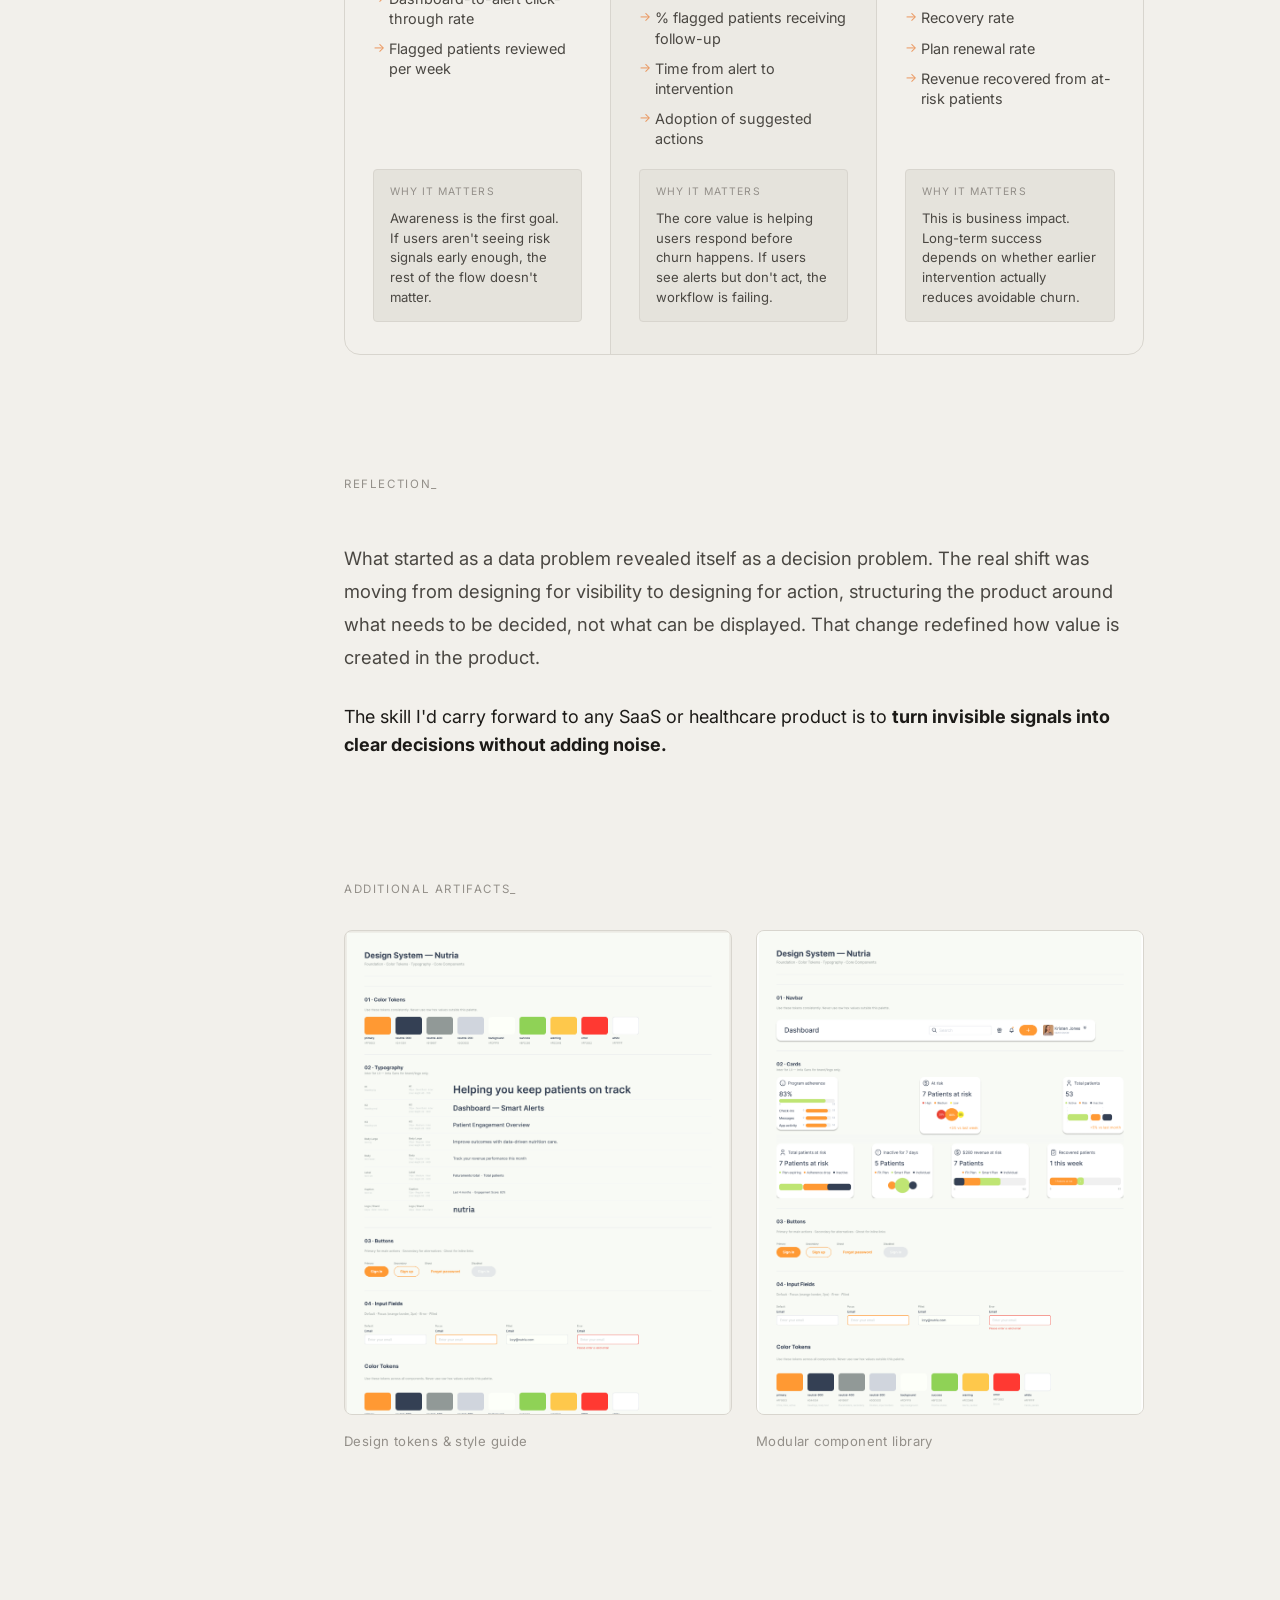
<file: Projects/nutria/nutria.html>
<!DOCTYPE html>
<html lang="en">

<head>
  <meta charset="UTF-8" />
  <meta name="viewport" content="width=device-width, initial-scale=1.0" />
  <title>Nutria — Case Study</title>

  <!-- Fonts: Inter (body/UI) · Helvetica Now (titles — system font) -->
  <link rel="preconnect" href="https://fonts.googleapis.com" />
  <link rel="preconnect" href="https://fonts.gstatic.com" crossorigin />
  <link href="https://fonts.googleapis.com/css2?family=Inter:wght@300;400;500;600;700&display=swap" rel="stylesheet" />

  <!-- Styles -->
  <link rel="stylesheet" href="../../style.css" />
  <link rel="stylesheet" href="./style.css" />
</head>

<body>

  <!-- NAV -->
  <nav id="nav">
    <ul class="nav-links">
      <li><a href="../../index.html">Home</a></li>
      <li><a href="../../index.html#works">Works</a></li>
      <li><a href="../../index.html#about">About</a></li>
      <li><a href="../../index.html#contact">Contact</a></li>
    </ul>
    <div class="nav-center">
      <div class="nav-brand">
        <div class="nav-photo">
          <img src="../../assets/images/izzy.png" alt="Izabel Fontes">
        </div>
        <div class="nav-text-swap">
          <span class="nav-name">Izabel Fontes</span>
          <a href="mailto:fontez.izabel@gmail.com?subject=Vamos%20conversar"
            class="nav-email mono">fontez.izabel@gmail.com</a>
        </div>
      </div>
    </div>
    <div class="nav-right">
      <a href="https://calendly.com/izabel-fontes/15min" class="btn-nav" target="_blank" rel="noopener">Book a Call</a>
    </div>
  </nav>

  <!-- STICKY PROGRESS NAV -->
  <nav class="case-progress-nav" aria-label="Case study sections">
    <a href="#context" class="case-progress-link">
      <span class="case-progress-dot"></span>
      <span class="case-progress-label mono">Context</span>
    </a>
    <a href="#problem" class="case-progress-link">
      <span class="case-progress-dot"></span>
      <span class="case-progress-label mono">Problem</span>
    </a>
    <a href="#research" class="case-progress-link">
      <span class="case-progress-dot"></span>
      <span class="case-progress-label mono">Research</span>
    </a>
    <a href="#shift" class="case-progress-link">
      <span class="case-progress-dot"></span>
      <span class="case-progress-label mono">Shift</span>
    </a>
    <a href="#decisions" class="case-progress-link">
      <span class="case-progress-dot"></span>
      <span class="case-progress-label mono">Decisions</span>
    </a>
    <a href="#tradeoffs" class="case-progress-link">
      <span class="case-progress-dot"></span>
      <span class="case-progress-label mono">Trade-offs</span>
    </a>
    <a href="#solution" class="case-progress-link">
      <span class="case-progress-dot"></span>
      <span class="case-progress-label mono">Solution</span>
    </a>
    <a href="#impact" class="case-progress-link">
      <span class="case-progress-dot"></span>
      <span class="case-progress-label mono">Metrics</span>
    </a>
    <a href="#reflection" class="case-progress-link">
      <span class="case-progress-dot"></span>
      <span class="case-progress-label mono">Reflection</span>
    </a>
  </nav>

  <main class="case-study-page">

    <!-- ============================================================
         01. HERO
         ============================================================ -->
    <section class="case-hero" id="overview">
      <div class="case-orb case-orb-1" aria-hidden="true"></div>
      <div class="case-orb case-orb-2" aria-hidden="true"></div>
      <div class="case-hero-accent" aria-hidden="true"></div>

      <div class="case-hero-layout">
        <div class="case-hero-copy reveal">
          <p class="case-eyebrow mono">Case Study</p>

          <h1 class="case-title">
            Turning invisible<br />
            <em class="case-title-em">churn</em> into<br />
            earlier intervention
          </h1>

          <p class="case-description">
            A retention-focused dashboard concept for independent nutritionists,
            reframed from analytics screen to decision engine.
          </p>

          <div class="case-meta-bento">
            <div class="case-meta-card reveal reveal-delay-1">
              <span class="case-meta-label mono">Role</span>
              <p>Product Designer</p>
            </div>
            <div class="case-meta-card reveal reveal-delay-2">
              <span class="case-meta-label mono">Timeline</span>
              <p>3 weeks</p>
            </div>
            <div class="case-meta-card case-meta-card--wide reveal reveal-delay-3">
              <span class="case-meta-label mono">Goal</span>
              <p>Help nutritionists identify churn risk earlier and take action faster</p>
            </div>
          </div>

          <a href="https://patient-retention-dashboard.vercel.app/" class="btn-primary reveal reveal-delay-3"
            target="_blank" rel="noopener">
            The Dashboard is coming soon
          </a>
        </div>

        <div class="case-hero-visual reveal reveal-delay-2">
          <img src="../../assets/images/nutria_hero_image.png" alt="Nutria dashboard preview" loading="eager"
            decoding="async" />
        </div>
      </div>
    </section>


    <!-- ============================================================
         02. CONTEXT — scanning contract
         ============================================================ -->
    <section class="case-section case-tldr" id="context">
      <div class="case-section-inner">
        <div class="tldr-block reveal">
          <p class="case-section-eyebrow mono">Context_</p>
          <div class="tldr-points">
            <p class="tldr-point">Patient dropout is a well-documented challenge in nutrition and weight management
              programs, with <a href="https://pmc.ncbi.nlm.nih.gov/articles/PMC11671310/?utm_source=chatgpt.com"
                target="_blank" rel="noopener">studies</a> reporting attrition rates ranging from 10% to over 80%, often
              limiting treatment
              effectiveness.
              Existing tools track care delivery well but ignore retention entirely. The data was there but the
              decisions
              weren't.</p>
            <p class="tldr-point tldr-bet">I shifted the dashboard from displaying more data to highlighting fewer, more
              meaningful decisions.
              The key hypothesis was that retention is a behavioral challenge, not a data problem.
            </p>
            <p class="tldr-point">The outcome is a three-layer decision flow: Awareness → Prioritization → Action,
              built around how practitioners rapidly scan information and make decisions under time pressure, often with
              limited attention between sessions, as observed in user research.</p>
          </div>
        </div>
      </div>
    </section>


    <!-- ============================================================
         03. PROBLEM
         ============================================================ -->
    <section class="case-section case-problem" id="problem">
      <div class="case-section-inner">

        <div class="case-section-heading reveal">
          <p class="case-section-eyebrow mono">The Real Problem_</p>
          <h2 class="case-section-title">Nutritionists already had data. What they didn't have were decisions.</h2>
        </div>

        <div class="research-gap-row reveal">
          <div class="gap-col gap-col--does">
            <p class="gap-label mono">What tools do well</p>
            <ul class="gap-list">
              <li>Store data</li>
              <li>Show trends</li>
              <li>Track meal plan adherence</li>
            </ul>
          </div>
          <div class="gap-col gap-col--doesnt">
            <p class="gap-label mono">What tools don't do</p>
            <ul class="gap-list">
              <li>Tell the practitioner which patient is slipping</li>
              <li>Explain why</li>
              <li>Suggest what to do next</li>
            </ul>
          </div>
        </div>

        <!-- Result — isolated, not buried -->
        <div class="problem-result reveal">
          <span class="problem-result-label mono">Result</span>
          <p class="problem-result-text">Nutritionists react too late, when the patient is already gone. This wasn't a
            visibility problem. It was a framing problem. Data was available but wasn't organized around
            a decision.</p>
        </div>



      </div>
    </section>


    <!-- ============================================================
         04. RESEARCH — inputs first, evidence second, insights third
         ============================================================ -->
    <section class="case-section case-research" id="research">
      <div class="case-section-inner">

        <div class="case-section-heading reveal">
          <p class="case-section-eyebrow mono">Discovery & Insight_</p>
          <h2 class="case-section-title">Three insights that shaped direction</h2>
          <p class="case-section-subtitle">Across both global and Brazilian platforms, the pattern is consistent: tools
            are optimized for managing care, not for deciding how to prevent patient drop-off.</p>
        </div>
        <!-- Evidence image — BEFORE the conclusions -->
        <div class="research-artifact reveal">
          <img src="assets/Benchmarking.png" alt="Benchmarking Matrix" class="artifact-image" />
          <p class="diagram-caption">What's well-served vs. what's ignored across nutrition platforms.</p>
        </div>

        <!-- Key insights — numbered, with air between each -->
        <div class="insights-list reveal">
          <div class="insight-item">
            <span class="insight-num mono">01.</span>
            <div class="insight-body">
              <h3 class="insight-title">Metrics without meaning don't drive action.</h3>
              <p class="insight-desc">Dashboards already show numbers. What was missing was the context that
                turns a number into a decision.</p>
            </div>
          </div>
          <div class="insight-item">
            <span class="insight-num mono">02.</span>
            <div class="insight-body">
              <h3 class="insight-title">Nutritionists scan. They don't read.</h3>
              <p class="insight-desc">Practitioners review patient status in short intervals between sessions, relying
                on quick scanning rather than deep analysis.</p>
            </div>
          </div>
          <div class="insight-item">
            <span class="insight-num mono">03.</span>
            <div class="insight-body">
              <h3 class="insight-title">Retention shows up as patterns, not scores.</h3>
              <p class="insight-desc">Early disengagement doesn’t appear as a single risk score, it emerges through
                behavioral patterns over time.</p>
            </div>
          </div>
        </div>


    </section>


    <!-- ============================================================
         05. PRODUCT THINKING SHIFT — the strategic hinge
         ============================================================ -->
    <section class="case-section case-shift" id="shift">
      <div class="case-section-inner">

        <p class="case-section-eyebrow mono reveal">Product Thinking Shift_</p>

        <div class="thinking-shift reveal">
          <div class="shift-from">
            <span class="shift-direction-label mono">From</span>
            <p class="shift-question">"What data should we show?"</p>
          </div>
          <div class="shift-arrow" aria-hidden="true">↓</div>
          <div class="shift-to">
            <span class="shift-direction-label mono">To</span>
            <p class="shift-question shift-question--to">"What decision should this enable?"</p>
          </div>
        </div>

        <div class="shift-impact reveal">
          <p class="shift-impact-text">This shift reframed the entire product approach, from how information was
            structured to what features were necessary and how decisions were prioritized.</p>
        </div>

      </div>
    </section>


    <!-- ============================================================
         06. PRODUCT DECISIONS
         ============================================================ -->
    <section class="case-section case-decisions" id="decisions">
      <div class="case-section-inner">

        <div class="case-section-heading reveal">
          <p class="case-section-eyebrow mono">Strategy & Product Decisions_</p>
          <h2 class="case-section-title">Four decisions that defined the product</h2>
        </div>

        <div class="decision-list">

          <div class="decision-item reveal">
            <span class="decision-num mono">01</span>
            <div class="decision-body">
              <h3 class="decision-title">Reframe the dashboard as a decision engine, not a report.</h3>
              <p class="decision-rationale">Most platforms show everything. I chose the opposite, show fewer things,
                but rank them by what needs a decision today. This meant cutting generic practice analytics entirely
                from scope.</p>
            </div>
          </div>

          <div class="decision-item reveal">
            <span class="decision-num mono">02</span>
            <div class="decision-body">
              <h3 class="decision-title">Structure the IA around three decision layers.</h3>
              <div class="decision-rationale">
                <ul class="decision-bullets">
                  <li><strong>Awareness:</strong> what's happening now (pulse check in &lt;5s)</li>
                  <li><strong>Prioritization:</strong> who needs action first (triage list)</li>
                  <li><strong>Insight / Action:</strong> why, and how to respond (patient-level context)</li>
                </ul>
                <p class="decision-meta">Target: 80% of retention decisions happen in the first two layers. Only
                  escalate to deep context when the practitioner has a specific reason.</p>
              </div>
            </div>
          </div>

          <div class="decision-item decision-item--contrast reveal">
            <span class="decision-num mono">03</span>
            <div class="decision-body">
              <h3 class="decision-title">Surface behavioral patterns, not static scores.</h3>
              <p class="decision-rationale">The IA shows the signal first, with the score as supporting context, not
                the other way around. Evidence builds trust. Judgment erodes it.</p>
              <!-- Contrast block: before vs after -->
              <div class="behavior-contrast">
                <div class="behavior-contrast-col behavior-contrast-col--before">
                  <span class="behavior-contrast-label mono">Instead of</span>
                  <p class="behavior-contrast-val behavior-contrast-val--before">"70% risk score"</p>
                </div>
                <div class="behavior-contrast-arrow" aria-hidden="true">→</div>
                <div class="behavior-contrast-col behavior-contrast-col--after">
                  <span class="behavior-contrast-label mono">Show this</span>
                  <p class="behavior-contrast-val behavior-contrast-val--after">"7 days inactive + missed check-in +
                    adherence dropping"</p>
                </div>
              </div>
            </div>
          </div>

          <div class="decision-item reveal">
            <span class="decision-num mono">04</span>
            <div class="decision-body">
              <h3 class="decision-title">Keep AI in the loop, but not in charge.</h3>
              <p class="decision-rationale">AI-assisted explanations and suggested actions reduce cognitive load. But
                the intervention decision stays with the nutritionist. In healthcare, trust breaks fast when automation
                overreaches. Better to recommend than to auto-act.</p>
            </div>
          </div>

        </div>
      </div>
    </section>


    <!-- ============================================================
         07. TRADE-OFFS
         ============================================================ -->
    <section class="case-section case-tradeoffs" id="tradeoffs">
      <div class="case-section-inner">

        <div class="case-section-heading reveal">
          <p class="case-section-eyebrow mono">Trade-offs & Prioritization_</p>
          <h2 class="case-section-title">What I chose. What I cut. Why.</h2>
        </div>

        <p class="tradeoffs-intro reveal">Every product bet is a prioritization decision. Depth over breadth was the
          consistent logic across all five choices.</p>

        <div class="tradeoffs-table-wrap reveal">
          <table class="tradeoffs-table">
            <thead>
              <tr>
                <th>Chose</th>
                <th>Cut</th>
                <th class="col-reasoning">Reasoning</th>
              </tr>
            </thead>
            <tbody>
              <tr>
                <td class="td-chose">Retention-only scope</td>
                <td class="td-cut">Generic practice analytics</td>
                <td class="col-reasoning">Narrow problem = sharper product. Retention was the underserved gap across the
                  entire market.</td>
              </tr>
              <tr>
                <td class="td-chose">Behavioral pattern signals</td>
                <td class="td-cut">Static risk scores as primary UI</td>
                <td class="col-reasoning">Patterns feel like evidence; scores feel like judgment. Trust follows
                  evidence.</td>
              </tr>
              <tr>
                <td class="td-chose">AI-suggested actions</td>
                <td class="td-cut">Full automation</td>
                <td class="col-reasoning">Healthcare needs practitioner-in-loop. Overconfident automation damages trust
                  faster than it saves
                  time.</td>
              </tr>
              <tr>
                <td class="td-chose">Three-layer IA</td>
                <td class="td-cut">Feature-rich side nav</td>
                <td class="col-reasoning">Layered flow matches how practitioners actually decide under time pressure.
                </td>
              </tr>
              <tr>
                <td class="td-chose">One core task (retention)</td>
                <td class="td-cut">Adjacent jobs (billing, meal planning, scheduling)</td>
                <td class="col-reasoning">A 3-week concept wins by going deep on one decision, not wide on many.</td>
              </tr>
            </tbody>
          </table>
        </div>

      </div>
    </section>


    <!-- ============================================================
         08. SOLUTION — varied layouts per screen
         ============================================================ -->
    <section class="case-section case-solution" id="solution">
      <div class="case-section-inner">

        <div class="case-section-heading reveal">
          <p class="case-section-eyebrow mono">Solution_</p>
          <h2 class="case-section-title">The decisions made visible</h2>

        </div>

        <div class="screen-blocks">

          <!-- 01 — Awareness: LARGE image, content left. Hero of the solution. -->
          <div class="screen-block screen-block--hero reveal">
            <div class="screen-content">
              <div class="screen-meta">
                <span class="screen-num mono">01</span>
                <span class="screen-layer">Awareness layer</span>
              </div>
              <h3 class="screen-title">Home Dashboard</h3>
              <p class="screen-job mono">Job: "What needs my attention today?"</p>
              <p class="screen-desc">A high-signal pulse check, total patients, % at risk, adherence trend, today's
                focus. Stacks by urgency, not chronology. Designed to be understood in under 5 seconds, not studied.
              </p>
            </div>
            <div class="screen-visual">
              <img src="assets/Screen%2001%20-%20Home.png" alt="Nutria Home Dashboard" class="screen-img" />
            </div>
          </div>

          <!-- 02 — Prioritization: compact image right, content left. -->
          <div class="screen-block screen-block--compact screen-block--reverse reveal">
            <div class="screen-content">
              <div class="screen-meta">
                <span class="screen-num mono">02</span>
                <span class="screen-layer">Prioritization layer</span>
              </div>
              <h3 class="screen-title">Smart Alerts</h3>
              <p class="screen-job mono">Job: "Which patients are slipping, and what's the signal?"</p>
              <p class="screen-desc">Triage list grouped by risk level. Each row surfaces the key behavioral signal
                (e.g., "7d inactivity"), a suggested next action, and a last-seen timestamp. Reduces 100+ patients to
                the handful that matter this week.</p>
            </div>
            <div class="screen-visual">
              <img src="assets/Screen%2002%20-%20smart%20alerts%20page.png" alt="Smart Alerts Triage"
                class="screen-img" />
            </div>
          </div>

          <!-- 03 — Insight: 50/50 equal weight -->
          <div class="screen-block screen-block--equal reveal">
            <div class="screen-content">
              <div class="screen-meta">
                <span class="screen-num mono">03</span>
                <span class="screen-layer">Insight / Action layer</span>
              </div>
              <h3 class="screen-title">Patient Profile</h3>
              <p class="screen-job mono">Job: "What changed, how serious is it, what should I do?"</p>
              <p class="screen-desc">A behavioral timeline, not a score card. Shows which behaviors are driving risk
                (check-in drop, reduced messaging, adherence plateau, app silence) so the intervention can be matched
                to the cause.</p>
            </div>
            <div class="screen-visual">
              <img src="assets/Screen%2003%20-%20patient%20risk%20profile.png" alt="Patient Risk Profile"
                class="screen-img" />
            </div>
          </div>

          <!-- 04 — Action: stacked, full width. Final frame = closure. -->
          <div class="screen-block screen-block--stacked reveal">
            <div class="screen-content">
              <div class="screen-meta">
                <span class="screen-num mono">04</span>
                <span class="screen-layer">Action</span>
              </div>
              <h3 class="screen-title">Intervention Modal</h3>
              <p class="screen-job mono">Job: "Respond before drop-off."</p>
              <p class="screen-desc">Context-aware suggestion (message · schedule · adjust plan), matched to the
                signal. One-tap action. Decision stays with the practitioner; the product reduces the cost of acting on
                what they already know.</p>
            </div>
            <div class="screen-visual">
              <img src="assets/Screen%2004%20-%20Intervention%20Modal.png" alt="Intervention Modal"
                class="screen-img" />
            </div>
          </div>

        </div>
      </div>
    </section>


    <!-- ============================================================
         09. SUCCESS METRICS — 3-column layered, mirrors decision flow
         ============================================================ -->
    <section class="case-section case-impact" id="impact">
      <div class="case-section-inner">

        <div class="case-section-heading reveal">
          <p class="case-section-eyebrow mono">How success would be measured_</p>
          <h2 class="case-section-title">Three KPI layers, mirroring the decision flow</h2>
        </div>

        <div class="kpi-layer-grid reveal">

          <div class="kpi-layer-card">
            <div class="kpi-layer-header">
              <span class="kpi-layer-num mono">Layer 1</span>
              <h3 class="kpi-layer-name">Visibility</h3>
              <p class="kpi-layer-question">Are users noticing risk earlier?</p>
            </div>
            <ul class="kpi-metrics">
              <li>Time to identify a flagged patient</li>
              <li>Dashboard-to-alert click-through rate</li>
              <li>Flagged patients reviewed per week</li>
            </ul>
            <div class="kpi-layer-why">
              <span class="why-label mono">Why it matters</span>
              <p>Awareness is the first goal. If users aren't seeing risk signals early enough, the rest of the flow
                doesn't matter.</p>
            </div>
          </div>

          <div class="kpi-layer-card kpi-layer-card--mid">
            <div class="kpi-layer-header">
              <span class="kpi-layer-num mono">Layer 2</span>
              <h3 class="kpi-layer-name">Actionability</h3>
              <p class="kpi-layer-question">Are users acting once risk is surfaced?</p>
            </div>
            <ul class="kpi-metrics">
              <li>Alert-to-profile click-through rate</li>
              <li>% flagged patients receiving follow-up</li>
              <li>Time from alert to intervention</li>
              <li>Adoption of suggested actions</li>
            </ul>
            <div class="kpi-layer-why">
              <span class="why-label mono">Why it matters</span>
              <p>The core value is helping users respond before churn happens. If users see alerts but don't act, the
                workflow is failing.</p>
            </div>
          </div>

          <div class="kpi-layer-card">
            <div class="kpi-layer-header">
              <span class="kpi-layer-num mono">Layer 3</span>
              <h3 class="kpi-layer-name">Retention Impact</h3>
              <p class="kpi-layer-question">Does earlier visibility lead to better retention?</p>
            </div>
            <ul class="kpi-metrics">
              <li>Retention of flagged patients post-intervention</li>
              <li>Recovery rate</li>
              <li>Plan renewal rate</li>
              <li>Revenue recovered from at-risk patients</li>
            </ul>
            <div class="kpi-layer-why">
              <span class="why-label mono">Why it matters</span>
              <p>This is business impact. Long-term success depends on whether earlier intervention actually reduces
                avoidable churn.</p>
            </div>
          </div>

        </div>


      </div>
    </section>




    <!-- ============================================================
         11. REFLECTION
         ============================================================ -->
    <section class="case-section case-reflection" id="reflection">
      <div class="case-section-inner">

        <div class="case-section-heading reveal">
          <p class="case-section-eyebrow mono">Reflection_</p>
        </div>

        <div class="reflection-content reveal">
          <div class="reflection-text">
            <p>What started as a data problem revealed itself as a decision problem.

              The real shift was moving from designing for visibility to designing for action, structuring the product
              around what needs to be decided, not what can be displayed.

              That change redefined how value is created in the product.</p>
          </div>

          <!-- Thesis close — display font size, maximum weight -->
          <p>The skill I'd carry forward to any SaaS or healthcare product is to <strong>turn
              invisible signals into clear decisions without adding noise.</strong></p>
        </div>

      </div>
    </section>


    <!-- ============================================================
         12. ARTIFACTS STRIP — appendix, low visual weight
         ============================================================ -->
    <section class="case-section case-craft" id="craft">
      <div class="case-section-inner">
        <p class="case-section-eyebrow mono reveal">Additional artifacts_</p>
        <div class="craft-strip reveal">
          <div class="craft-thumb">
            <div class="craft-thumb-image">
              <img src="assets/Style%20guide.png" alt="Style Guide" class="craft-img craft-img--top" />
            </div>
            <p class="craft-thumb-label">Design tokens & style guide</p>
          </div>
          <div class="craft-thumb">
            <div class="craft-thumb-image">
              <img src="assets/Components.png" alt="Component Library" class="craft-img craft-img--top" />
            </div>
            <p class="craft-thumb-label">Modular component library</p>
          </div>
        </div>
      </div>
    </section>

  </main>

  <script>
    const sections = document.querySelectorAll("section[id]");
    const navLinks = document.querySelectorAll(".case-progress-link");

    const revealElements = document.querySelectorAll(".reveal");
    const revealObserver = new IntersectionObserver((entries, observer) => {
      entries.forEach((entry) => {
        if (!entry.isIntersecting) return;
        entry.target.classList.add("is-visible");
        observer.unobserve(entry.target);
      });
    }, {
      root: null,
      threshold: 0.10,
      rootMargin: "0px"
    });

    revealElements.forEach((el) => {
      revealObserver.observe(el);
    });

    const activateNavOnScroll = () => {
      let currentSection = "";

      sections.forEach((section) => {
        const sectionTop = section.offsetTop - 180;
        if (
          window.scrollY >= sectionTop &&
          window.scrollY < sectionTop + section.offsetHeight
        ) {
          currentSection = section.getAttribute("id");
        }
      });

      const progressNav = document.querySelector(".case-progress-nav");
      if (progressNav) {
        const hidden = ["overview", ""];
        if (hidden.includes(currentSection)) {
          progressNav.classList.remove("is-visible");
        } else {
          progressNav.classList.add("is-visible");
        }
      }

      navLinks.forEach((link) => {
        link.classList.remove("active");
        link.removeAttribute("aria-current");
        if (link.getAttribute("href") === `#${currentSection}`) {
          link.classList.add("active");
          link.setAttribute("aria-current", "true");
        }
      });

      const topNav = document.getElementById("nav");
      if (topNav) {
        topNav.classList.toggle("scrolled", window.scrollY > 60);
      }
    };

    window.addEventListener("scroll", activateNavOnScroll, { passive: true });
    activateNavOnScroll();
  </script>

</body>

</html>
</file>
<file: style.css>
/* ============================================================
   DESIGN SYSTEM — Izabel Fontes Portfolio
   Light Mode — Orange · Lime · Purple
   ============================================================ */

:root {
  /* === BASE SURFACES — warm light gray === */
  --bg: #F2F0EB;
  --bg-surface: #ECEAE4;
  --bg-card: #E5E3DC;

  /* === TEXT — warm grays, never pure black === */
  --text: #1C1A17;
  --text-sec: #4A4742;
  --text-muted: #938F89;
  --border: #D6D3CC;

  /* -------------------------------------------------------
     PRIMARY — ORANGE
  ------------------------------------------------------- */
  --orange: #E8620A;
  --orange-dim: rgba(232, 98, 10, 0.20);
  --orange-low: rgba(232, 98, 10, 0.07);
  --orange-glow: rgba(232, 98, 10, 0.25);

  /* Semantic alias */
  --accent: var(--orange);
  --accent-dim: var(--orange-dim);
  --accent-low: var(--orange-low);

  /* -------------------------------------------------------
     LIME GREEN — adjusted for light background
  ------------------------------------------------------- */
  --lime: #4D7C0F;
  --lime-dim: rgba(77, 124, 15, 0.16);
  --lime-low: rgba(77, 124, 15, 0.06);

  /* -------------------------------------------------------
     PURPLE — DEPTH / ATMOSPHERE
  ------------------------------------------------------- */
  --purple: #7C3AED;
  --purple-dim: rgba(124, 58, 237, 0.16);
  --purple-low: rgba(124, 58, 237, 0.06);
  --purple-atm: rgba(124, 58, 237, 0.08);

  /* Typography */
  --font: 'Inter', system-ui, sans-serif;
  --font-mono: 'Inter', system-ui, sans-serif;
  --font-display: 'Helvetica Now', 'Helvetica Neue', Helvetica, Arial, sans-serif;

  /* Spacing (8pt scale) */
  --s1: 8px;
  --s2: 16px;
  --s3: 24px;
  --s4: 32px;
  --s5: 48px;
  --s6: 64px;
  --s7: 80px;
  --s8: 120px;

  /* Border radius */
  --r1: 4px;
  --r2: 8px;
  --r3: 16px;
  --r4: 24px;

  /* Easing */
  --ease: cubic-bezier(0.16, 1, 0.3, 1);
  --ease-in: cubic-bezier(0.65, 0, 0.35, 1);
  --t-fast: 0.15s;
  --t-med: 0.3s;
  --t-slow: 0.65s;
}

/* ============================================================
   RESET
   ============================================================ */

*,
*::before,
*::after {
  box-sizing: border-box;
  margin: 0;
  padding: 0;
}

html {
  scroll-behavior: smooth;
}

body {
  background: var(--bg);
  color: var(--text);
  font-family: var(--font);
  font-size: 18px;
  line-height: 1.6;
  -webkit-font-smoothing: antialiased;
  -moz-osx-font-smoothing: grayscale;
  overflow-x: hidden;
  cursor: none;
}

a {
  color: inherit;
  text-decoration: none;
}

ul {
  list-style: none;
}

img {
  display: block;
  max-width: 100%;
}

/* ============================================================
   UTILITIES
   ============================================================ */

.mono {
  font-family: var(--font-mono);
  font-size: rem;
  letter-spacing: 0.1em;
  text-transform: uppercase;
}

/* ============================================================
   CURSOR
   ============================================================ */

#cursor {
  width: 8px;
  height: 8px;
  background: var(--orange);
  border-radius: 50%;
  position: fixed;
  top: 0;
  left: 0;
  pointer-events: none;
  z-index: 9999;
  transform: translate(-50%, -50%);
  transition: width var(--t-med) var(--ease),
    height var(--t-med) var(--ease),
    background var(--t-med);
}

#cursor.hovering {
  width: 16px;
  height: 16px;
}

#cursor-follower {
  width: 40px;
  height: 40px;
  border: 1px solid var(--purple-dim);
  border-radius: 50%;
  position: fixed;
  top: 0;
  left: 0;
  pointer-events: none;
  z-index: 9998;
  transform: translate(-50%, -50%);
  transition: width var(--t-slow) var(--ease),
    height var(--t-slow) var(--ease),
    border-color var(--t-med);
}

#cursor-follower.hovering {
  width: 64px;
  height: 64px;
  border-color: var(--orange-dim);
}

/* ============================================================
   LOADER
   ============================================================ */

#loader {
  position: fixed;
  inset: 0;
  background: var(--bg);
  z-index: 10000;
  display: flex;
  flex-direction: column;
  align-items: center;
  justify-content: center;
  gap: var(--s2);
}

.loader-name {
  font-size: 0.75rem;
  letter-spacing: 0.25em;
  text-transform: uppercase;
  color: var(--text-muted);
  font-family: var(--font-mono);
}

.loader-bar-wrap {
  width: 180px;
  height: 1px;
  background: var(--border);
  position: relative;
  overflow: hidden;
}

.loader-bar {
  position: absolute;
  top: 0;
  left: 0;
  width: 0%;
  height: 100%;
  background: var(--orange);
}

/* ============================================================
   NAV — LEFT: links · CENTER: name→email · RIGHT: CTA
   ============================================================ */

#nav {
  position: fixed;
  top: 0;
  left: 0;
  right: 0;
  z-index: 1000;
  display: grid;
  grid-template-columns: 1fr auto 1fr;
  align-items: center;
  padding: 20px var(--s5);
  border: 1px solid transparent;
  background: var(--bg);
  will-change: transform, opacity;
  transition: top 0.6s var(--ease),
    left 0.6s var(--ease),
    right 0.6s var(--ease),
    padding 0.6s var(--ease),
    border-radius 0.6s var(--ease),
    background 0.4s ease,
    border-color 0.4s ease,
    box-shadow 0.4s ease;
}

/* Scrolled: floating island — light glass */
#nav.scrolled {
  top: 14px;
  left: 24px;
  right: 24px;
  padding: 18px 28px;
  border-radius: 100px;
  background: rgba(242, 240, 235, 0.92);
  backdrop-filter: blur(32px);
  -webkit-backdrop-filter: blur(32px);
  border-color: var(--border);
  box-shadow:
    0 1px 0 rgba(255, 255, 255, 0.6) inset,
    0 12px 40px rgba(0, 0, 0, 0.08),
    0 2px 8px rgba(0, 0, 0, 0.04);
}

/* --- Left: nav links --- */

.nav-links {
  display: flex;
  gap: 28px;
  align-items: center;
}

.nav-links a {
  font-size: 16px;
  color: var(--text-sec);
  letter-spacing: 0.03em;
  transition: color 0.25s ease;
  position: relative;
  padding-bottom: 2px;
}

/* Underline grows from left on hover — clean, premium */
.nav-links a::after {
  content: '';
  position: absolute;
  bottom: 0;
  left: 0;
  width: 100%;
  height: 1px;
  background: var(--orange);
  transform: scaleX(0);
  transform-origin: left center;
  transition: transform 0.3s var(--ease);
}

.nav-links a:hover {
  color: var(--orange);
}

.nav-links a:hover::after {
  transform: scaleX(1);
}

/* --- Center: identity anchor --- */

.nav-center {
  display: flex;
  align-items: center;
  justify-content: center;
}

/*
  nav-brand: photo + text swap grouped as one unit.
  Always centered — photo persists, text crossfades.
*/
.nav-brand {
  display: flex;
  align-items: center;
  gap: 10px;
}

/* Photo: always visible, subtly smaller when floating */
.nav-photo {
  width: 50px;
  height: 50px;
  border-radius: 50%;
  background: var(--bg-card);
  border: 1px solid var(--border);
  overflow: hidden;
  flex-shrink: 0;
  position: relative;
  display: flex;
  align-items: center;
  justify-content: center;
  transition: width 0.55s var(--ease),
    height 0.55s var(--ease),
    border-color 0.4s ease;
}

/* Initials fallback */
.nav-photo::after {
  content: 'IF';
  font-family: var(--font);
  font-size: 0.58rem;
  font-weight: 700;
  color: var(--text-muted);
  letter-spacing: 0.06em;
  pointer-events: none;
}

.nav-photo img {
  position: absolute;
  inset: 0;
  width: 100%;
  height: 100%;
  object-fit: cover;
}

.nav-photo img[src=""] {
  display: none;
}

#nav.scrolled .nav-photo {
  width: 48px;
  height: 48px;
  border-color: var(--orange-dim);
}

/*
  Text swap container: fixed height + min-width so the
  brand block never shifts as name ↔ email transition.
*/
.nav-text-swap {
  position: relative;
  height: 28px;
  min-width: 165px;
  display: flex;
  align-items: center;
}

/*
  Name: Cormorant Garamond italic — feels like a personal
  signature, not a generic label. Larger than before.
  Exits upward + fades on scroll.
*/
.nav-name {
  position: absolute;
  font-family: var(--font-display);
  font-size: 1.45rem;
  font-weight: 700;
  color: var(--text);
  letter-spacing: -0.01em;
  white-space: nowrap;
  line-height: 1;
  opacity: 1;
  transform: translateY(0);
  transition: opacity 0.38s ease,
    transform 0.45s var(--ease);
  pointer-events: none;
  user-select: none;
}

#nav.scrolled .nav-name {
  opacity: 0;
  transform: translateY(-7px);
}

/*
  Email: enters from below with a slight delay so name
  fully exits before email settles in.
*/
.nav-email {
  position: absolute;
  font-family: var(--font-mono);
  font-size: 0.8rem;
  letter-spacing: 0.07em;
  text-transform: none;

  color: var(--text-sec);
  white-space: nowrap;
  line-height: 1;
  opacity: 0;
  transform: translateY(7px);
  transition: opacity 0.38s ease 0.14s,
    transform 0.45s var(--ease) 0.14s,
    color 0.2s ease;
  pointer-events: none;
  text-decoration: none;
}

.nav-email:hover {
  color: var(--orange);
}

#nav.scrolled .nav-email {
  opacity: 1;
  transform: translateY(0);
  pointer-events: auto;
}

/* --- Right: CTA button --- */

.nav-right {
  display: flex;
  align-items: center;
  justify-content: flex-end;
}

.btn-nav {
  font-size: 16px;
  padding: 8px 18px;
  border: 1px solid transparent;
  border-radius: var(--r1);
  color: var(--text);
  letter-spacing: 0.03em;
  white-space: nowrap;
  transition: background 0.4s var(--ease),
    border-color 0.4s var(--ease),
    color 0.4s var(--ease);
}

.btn-nav:hover {
  background: var(--orange);
  border-color: var(--orange);
  color: #fff;
}

#nav.scrolled .btn-nav {
  background: var(--orange);
  border-color: var(--orange);
  color: #fff;
  padding: 9px 20px;
}

#nav.scrolled .btn-nav:hover {
  background: #e8650a;
  border-color: #e8650a;
}

/* ============================================================
   SPLIT TEXT — core animation primitive
   ============================================================ */

.split-line {
  display: block;
  overflow: hidden;
  line-height: 1.1;
  padding: 0.1em;
  margin: -0.1em;
}

.split-inner {
  display: block;
  transform: translateY(105%);
  opacity: 0;
  transition: transform var(--t-slow) var(--ease),
    opacity var(--t-slow) var(--ease);
  will-change: transform, opacity;
}

.split-inner.visible {
  transform: translateY(0);
  opacity: 1;
}

/* ============================================================
   HERO
   ============================================================ */

#hero {
  min-height: 100dvh;
  padding: 160px var(--s5) var(--s7);
  display: flex;
  flex-direction: column;
  justify-content: space-between;
  gap: var(--s5);
  position: relative;
  overflow: hidden;
  background: var(--bg);
}

/* Atmospheric orbs */
.hero-orb {
  position: absolute;
  border-radius: 50%;
  pointer-events: none;
  will-change: transform;
  animation: orbFloat 12s ease-in-out infinite;
}

.hero-orb-1 {
  width: 60vw;
  height: 60vw;
  background: radial-gradient(ellipse, rgba(124, 58, 237, 0.06) 0%, transparent 70%);
  top: -20%;
  right: -15%;
  animation-delay: 0s;
}

.hero-orb-2 {
  width: 40vw;
  height: 40vw;
  background: radial-gradient(ellipse, rgba(232, 98, 10, 0.05) 0%, transparent 70%);
  bottom: 10%;
  left: -10%;
  animation-delay: -6s;
}

@keyframes orbFloat {

  0%,
  100% {
    transform: translate(0, 0) scale(1);
  }

  33% {
    transform: translate(2%, 3%) scale(1.02);
  }

  66% {
    transform: translate(-1%, -2%) scale(0.98);
  }
}

.hero-meta {
  display: flex;
  justify-content: space-between;
  align-items: center;
  color: var(--text-sec);
  font-size: 14px;
  position: relative;
  z-index: 1;
}

.hero-available {
  display: flex;
  align-items: center;
  gap: var(--s1);
  color: var(--lime);
}

.status-dot {
  width: 6px;
  height: 6px;
  border-radius: 50%;
  background: var(--lime);
  box-shadow: 0 0 8px var(--lime-dim);
  animation: pulse 2s ease-in-out infinite;
  flex-shrink: 0;
}

@keyframes pulse {

  0%,
  100% {
    opacity: 1;
    transform: scale(1);
  }

  50% {
    opacity: 0.45;
    transform: scale(0.65);
  }
}

.hero-body {
  display: flex;
  align-items: flex-end;
  justify-content: space-between;
  gap: var(--s4);
  position: relative;
  z-index: 1;
}

.hero-title {
  font-size: clamp(3rem, 7.8vw, 9rem);
  font-family: var(--font-display);
  font-weight: 700;
  letter-spacing: -0.03em;
  line-height: 0.95;
  flex: 1;
}

.hero-title .line-indent {
  padding-left: clamp(2rem, 8vw, 12rem);
}

.hero-title .line-italic {
  font-style: italic;
  font-weight: 300;
}

.hero-title .hero-muted {
  color: var(--text-sec);
  font-weight: 400;
  font-size: 0.75em;
}

.hero-title .hero-dark-italic {
  font-style: italic;
  font-weight: 300;
  color: var(--text);
}

.hero-title em {
  font-style: italic;
  font-weight: 300;
  color: var(--text-sec);
}

.hero-foot {
  position: relative;
  z-index: 1;
}

.hero-desc {
  max-width: 700px;
  font-size: 1.5rem;
  line-height: 1.75;
  letter-spacing: 0.02em;
  color: var(--text-sec);
}

.hero-scroll {
  display: flex;
  flex-direction: column;
  align-items: center;
  gap: var(--s1);
  color: var(--text-muted);


}

.scroll-track {
  width: 1px;
  height: 52px;
  background: var(--border);
  position: relative;
  overflow: hidden;
}

.scroll-track::after {
  content: '';
  position: absolute;
  top: -100%;
  left: 0;
  width: 100%;
  height: 100%;
  background: var(--orange);
  animation: scrollDrop 1.8s var(--ease-in) infinite;
}

@keyframes scrollDrop {
  0% {
    top: -100%;
  }

  100% {
    top: 100%;
  }
}

/* ============================================================
   MARQUEE STRIP
   ============================================================ */

.marquee-strip {
  border-top: 1px solid var(--border);
  border-bottom: 1px solid var(--border);
  background: var(--bg-surface);
  overflow: hidden;
  padding: 14px 0;
}

.marquee-track {
  display: flex;
  align-items: center;
  gap: var(--s5);
  width: max-content;
  animation: marquee 28s linear infinite;
}

.marquee-track span {
  font-family: var(--font-mono);
  font-size: 0.68rem;
  letter-spacing: 0.12em;
  text-transform: uppercase;
  color: var(--text-sec);
  white-space: nowrap;
}

.marquee-track .sep {
  color: var(--orange);
  font-size: 1rem;
  line-height: 1;
}

.marquee-dot {
  color: var(--lime);
  font-size: 1rem;
  line-height: 1;
  flex-shrink: 0;
}

.marquee-phrase {
  white-space: nowrap;
}

@keyframes marquee {
  from {
    transform: translateX(0);
  }

  to {
    transform: translateX(-50%);
  }
}

/* ============================================================
   SECTION SHARED
   ============================================================ */

section {
  padding: var(--s8) var(--s5);
}


.section-num {
  color: var(--text-muted);
  font-size: 0.62rem;
  flex-shrink: 0;
  padding-top: 0.2em;
}

.section-title {
  font-size: 4rem;
  font-family: var(--font-display);
  font-weight: 500;
  letter-spacing: -0.020em;
  line-height: 1;
}

.section-header,
.works-heading-wrap {
  display: flex;
  align-items: baseline;
  gap: var(--s3);
  padding-bottom: var(--s5);
}

/* ============================================================
   WORKS — editorial showcase
   Each project is a full-width panel. On hover, a cinematic
   image sweeps in from the right via clip-path animation.
   ============================================================ */

.works-showcase {
  display: flex;
  flex-direction: column;
  border-top: 1px solid var(--border);
}

.work-item {
  position: relative;
  display: flex;
  align-items: center;
  min-height: 150px;
  border-bottom: 1px solid var(--border);
  overflow: hidden;
  text-decoration: none;
  color: inherit;
  cursor: pointer;
  /* Reveal state: starts invisible, transitions on scroll */
  opacity: 0;
  transform: translateY(18px);
  transition: opacity 0.65s var(--ease),
    transform 0.65s var(--ease),
    background 0.5s ease;
}

.work-ribbon {
  position: absolute;
  top: 22px;
  right: -52px;
  z-index: 8;

  width: 190px;
  padding: 9px 0;

  text-align: center;
  font-size: 0.68rem;
  font-weight: 600;
  letter-spacing: 0.09em;
  text-transform: uppercase;
  line-height: 1;

  color: #fff;
  background: var(--lime);
  border: 1px solid rgba(0, 0, 0, 0.08);

  transform: rotate(45deg);
  box-shadow: 0 8px 30px rgba(0, 0, 0, 0.18);

  pointer-events: none;
}

.work-item.visible {
  opacity: 1;
  transform: translateY(0);
}

.work-item:hover {
  background: var(--item-glow, rgba(249, 115, 22, 0.03));
}

/* Orange left edge — brand accent that scales in on hover */
.work-item::before {
  content: '';
  position: absolute;
  left: 0;
  top: 0;
  bottom: 0;
  width: 2px;
  background: var(--orange);
  transform: scaleY(0);
  transform-origin: bottom;
  transition: transform 0.45s var(--ease);
  z-index: 5;
}

.work-item:hover::before {
  transform: scaleY(1);
}

/* Large background number — decorative editorial anchor */
.work-item-bg-num {
  position: absolute;
  left: -0.06em;
  top: 50%;
  transform: translateY(-50%);
  font-size: 18vw;
  font-weight: 800;
  color: rgba(0, 0, 0, 0.025);
  letter-spacing: -0.08em;
  line-height: 1;
  pointer-events: none;
  z-index: 1;
  user-select: none;
  transition: color 0.6s ease, transform 0.6s var(--ease);
  will-change: color, transform;
}

.work-item:hover .work-item-bg-num {
  color: rgba(0, 0, 0, 0.045);
  transform: translateY(-50%) scale(1.015);
}

/* Image panel — sweeps in from right via clip-path */
.work-item-visual {
  position: absolute;
  right: 0;
  top: 0;
  bottom: 0;
  width: 46%;
  clip-path: inset(0 100% 0 0);
  transition: clip-path 0.75s var(--ease);
  will-change: clip-path;
  z-index: 2;
}



/* Gradient fade — blends image left edge into background */
.work-item-fade {
  position: absolute;
  right: 0;
  top: 0;
  bottom: 0;
  width: 46%;
  background: linear-gradient(90deg,
      var(--bg) 0%,
      rgba(242, 240, 235, 0.85) 22%,
      transparent 50%);
  z-index: 3;
  pointer-events: none;
  opacity: 0;
  transition: opacity 0.55s ease 0.1s;
  will-change: opacity;
}

.work-item:hover .work-item-fade {
  opacity: 1;
}

/* Content track — sits above image and fade */
.work-item-track {
  position: relative;
  z-index: 4;
  display: flex;
  align-items: center;
  width: 100%;
  padding: var(--s5) var(--s4) var(--s5) 0;
  gap: var(--s4);
}

.work-item-num {
  color: var(--text-muted);
  font-size: 0.62rem;
  width: 28px;
  flex-shrink: 0;
  letter-spacing: 0.1em;
}

.work-item-info {
  flex: 1;
}

.work-item-title {
  font-size: clamp(1.4rem, 2.5vw, 2.4rem);
  font-weight: 600;
  letter-spacing: 0.01em;
  line-height: 1.1;
  transition: color var(--t-med);
}

.work-item:hover .work-item-title {
  color: var(--text);
}

.work-item-sub {
  font-size: 1rem;
  color: var(--text-sec);
  margin-top: 5px;
  opacity: 0;
  transform: translateY(7px);
  transition: opacity 0.4s ease 0.12s,
    transform 0.45s var(--ease) 0.12s;
}

.work-item:hover .work-item-sub {
  opacity: 1;
  transform: translateY(0);
}

.work-tools {
  display: flex;
  gap: var(--s1);
  margin-top: var(--s1);
  opacity: 0;
  transform: translateY(7px);
  transition: opacity 0.4s ease 0.22s,
    transform 0.45s var(--ease) 0.22s;
}

.work-item:hover .work-tools {
  opacity: 1;
  transform: translateY(0);
}

.work-tool {
  font-size: 0.7rem;
  letter-spacing: 0.08em;
  color: var(--text-sec);
  padding: 2px 8px;
}

.work-item-meta {
  display: flex;
  align-items: center;
  gap: var(--s3);
  flex-shrink: 0;
}

.work-item-tag {
  color: var(--text-muted);
  font-size: 0.62rem;
}

.work-item-arrow {
  font-size: 1.2rem;
  color: var(--text-sec);
  transition: transform var(--t-med) var(--ease),
    color var(--t-fast);
}

.work-item:hover .work-item-arrow {
  transform: translate(5px, -5px);
  color: var(--orange);
}

/* Project placeholder backgrounds — Design System colors */
.northe-bg {
  background: linear-gradient(135deg, rgba(26, 11, 56, 0.7) 0%, rgba(46, 22, 106, 0.3) 100%), url('assets/images/nutria_hero_image.png');
  background-size: cover;
  background-position: center;
}

.universal-bg {
  background: linear-gradient(135deg, #3d1200 0%, #8a2e00 40%, #F97316 100%);
}

.nft-bg {
  background: linear-gradient(135deg, #0e0818 0%, #250d40 100%);
}

.pipa-bg {
  background: linear-gradient(135deg, #182800 0%, #3a5c00 40%, #A3E635 100%);
}

/* ============================================================
   ABOUT — bento grid
   7 cards of varying sizes: editorial, personal, strategic.
   ============================================================ */

#about {
  background: var(--bg-surface);
  position: relative;
}

#about::before {
  content: '';
  position: absolute;
  inset: 0;
  background: radial-gradient(ellipse 50% 60% at 100% 0%, rgba(139, 92, 246, 0.04) 0%, transparent 60%);
  pointer-events: none;
}

.bento-grid {
  display: grid;
  grid-template-columns: 1.8fr 1.4fr 1fr;
  grid-template-rows: auto 200px 170px;
  gap: 12px;
  position: relative;
  z-index: 1;
}

/* Base card */
.bento-card {
  background: var(--bg-card);
  border: 1px solid var(--border);
  border-radius: var(--r4);
  padding: 16px;
  position: relative;
  overflow: hidden;
  transition: border-color 0.35s ease,
    transform 0.4s var(--ease),
    background 0.35s ease;
}

.bento-card:hover {
  border-color: rgba(249, 115, 22, 0.12);
  transform: translateY(-2px);
}

.bento-card-label {
  display: block;
  font-size: 0.65rem;
  color: var(--text-muted);
  margin-bottom: var(--s3);
  flex-shrink: 0;
}

/* ABOUT */
.bento-about {
  grid-column: 1 / 2;
  grid-row: 1 / 3;
  display: flex;
  flex-direction: column;
}


/* BACKGROUND */
.bento-background {
  grid-column: 2 / 3;
  grid-row: 1 / 2;
  display: flex;
  flex-direction: column;
  min-height: 190px;
}

.bento-bg-list {
  display: flex;
  flex-direction: column;
  gap: var(--s2);
}

.bento-bg-item {
  font-size: 16px;
  line-height: 1.6;
  color: var(--text-sec);
  padding-left: var(--s2);
  border-left: 1px solid var(--border);
}

/* PHOTOS */
.bento-photos {
  grid-column: 2 / 3;
  grid-row: 2 / 3;
  padding: 0;
  overflow: hidden;
  min-height: 160px;
}

.bento-photo-strip {
  display: flex;
  gap: 10px;
  height: 100%;
  width: max-content;
  padding: 12px;
  animation: photoScroll 20s linear infinite;
}

.bento-photos:hover .bento-photo-strip {
  animation-play-state: paused;
}

.bento-photo-item {
  width: 180px;
  height: 100%;
  border-radius: calc(var(--r3) + 2px);
  overflow: hidden;
  background: var(--bg-surface);
  border: 1px solid var(--border);
  flex-shrink: 0;
}

.bento-photo-item img {
  width: 100%;
  height: 100%;
  object-fit: cover;
  display: block;
  background: var(--bg-surface);
}

.bento-photo-item img[src=""] {
  opacity: 0;
}

@keyframes photoScroll {
  from {
    transform: translateX(0);
  }

  to {
    transform: translateX(-50%);
  }
}

/* EXPERIENCES */
.bento-experiences {
  grid-column: 3 / 4;
  grid-row: 1 / 3;
  display: flex;
  flex-direction: column;
}

.bento-exp-header {
  display: flex;
  align-items: center;
  justify-content: space-between;
}


.bento-exp-list {
  flex: 1;
  display: flex;
  flex-direction: column;
  justify-content: space-between;
}

.bento-exp-item {
  display: flex;
  gap: var(--s2);
  padding: 12px 0;
  border-bottom: 1px solid var(--border);
  align-items: center;
}

.bento-exp-item:last-child {
  border-bottom: none;
}

.bento-exp-year {
  font-size: 11px;
  color: var(--text-muted);
  width: 46px;
  flex-shrink: 0;
  letter-spacing: 0.05em;
}

.bento-exp-role {
  font-size: 16px;
  font-weight: 500;
  color: var(--text-sec);
  line-height: 1.4;
}

.bento-exp-co {
  font-size: 14px;
  color: var(--text-muted);
  margin-top: 2px;
  line-height: 1.3;
}

/* TOOLS 
.bento-tools-row {
  grid-column: 1 / 4;
  grid-row: 3 / 4;
  display: flex;
  flex-direction: column;
}


/* Both bottom cards resolve to 2fr each — equal visual weight */

/*.bento-logos {
  display: flex;
  gap: 16px;
  flex: 1;
  align-items: center;
  flex-wrap: wrap;
  justify-content: space-between;
  margin-top: auto;
}

.bento-logo {
  width: 54px;
  height: 54px;
  flex-shrink: 0;
  background: var(--bg-surface);
  border: 1px solid var(--border);
  border-radius: var(--r2);
  display: flex;
  align-items: center;
  justify-content: center;
  overflow: hidden;
  transition: border-color 0.25s ease, background 0.25s ease, transform 0.25s ease;
}

.bento-logo:hover {
  border-color: var(--orange-dim);
  background: var(--orange-low);
  transform: translateY(-2px);
}

.bento-logo img {
  width: 38px;
  height: 38px;
  object-fit: contain;
  display: block;
  opacity: 0.9;
}

.bento-logo img[src=""] {
  opacity: 0;
} */

/* TABLET */
@media (max-width: 1024px) {
  .bento-grid {
    grid-template-columns: 1fr 1fr;
    grid-template-rows: auto 200px 200px 170px;
  }

  .bento-about {
    grid-column: 1 / 3;
    grid-row: 1 / 2;
  }

  .bento-background {
    grid-column: 1 / 2;
    grid-row: 2 / 3;
  }

  .bento-photos {
    grid-column: 1 / 2;
    grid-row: 3 / 4;
  }

  .bento-experiences {
    grid-column: 2 / 3;
    grid-row: 2 / 4;
  }

  .bento-tools-row {
    grid-column: 1 / 2;
    grid-row: 4 / 5;
  }

  .bento-ai-tools-row {
    grid-column: 2 / 3;
    grid-row: 4 / 5;
  }
}

/* MOBILE */
@media (max-width: 640px) {
  .bento-grid {
    grid-template-columns: 1fr;
  }

  .bento-card {
    min-height: auto;
  }

  .bento-about {
    min-height: 560px;
  }

  .bento-photos {
    min-height: 220px;
  }

  .bento-tools-row,
  .bento-ai-tools-row {
    min-height: 160px;
  }

  .bento-logo {
    width: 50px;
    height: 50px;
  }
}

/* ============================================================
   CONTACT — premium closing
   ============================================================ */

#contact {
  min-height: 60dvh;
  display: flex;
  align-items: center;
  justify-content: center;
  text-align: center;
  border-top: 1px solid var(--border);
  position: relative;
  overflow: hidden;
  padding: var(--s8) var(--s5);
  background: var(--bg);
}

/* Subtle atmospheric gradient for light mode */
.contact-atmosphere {
  position: absolute;
  inset: 0;
  background:
    radial-gradient(ellipse 80% 70% at 50% 110%, var(--purple-atm) 0%, transparent 60%),
    radial-gradient(ellipse 40% 40% at 80% 20%, rgba(232, 98, 10, 0.04) 0%, transparent 55%);
  pointer-events: none;
  z-index: 0;
}

.contact-inner {
  display: flex;
  flex-direction: column;
  align-items: center;
  gap: var(--s4);
  position: relative;
  z-index: 1;
}

.contact-eyebrow {
  color: var(--text-sec);
}

.contact-title {
  font-size: clamp(3rem, 8vw, 8.5rem);
  font-family: var(--font-display);
  font-weight: 700;
  letter-spacing: -0.04em;
  line-height: 0.95;
}

.contact-title em {
  font-style: italic;
  font-weight: 300;
  color: var(--text-sec);
}

/* Email displayed as large typographic CTA */
.contact-email-cta {
  display: inline-flex;
  align-items: center;
  gap: 10px;
  font-family: var(--font-mono);
  font-size: clamp(0.8rem, 1.4vw, 1.05rem);
  letter-spacing: 0.04em;
  color: var(--text-sec);
  border-bottom: 1px solid var(--border);
  padding-bottom: 4px;
  transition: color var(--t-med),
    border-color var(--t-med),
    transform 0.35s var(--ease);
}

.contact-email-cta:hover {
  color: var(--orange);
  border-color: var(--orange-dim);
  transform: translateY(-2px);
}

.contact-email-arrow {
  font-family: var(--font);
  font-size: 1rem;
  transition: transform var(--t-med) var(--ease);
}

.contact-email-cta:hover .contact-email-arrow {
  transform: translate(3px, -3px);
}

/* Primary CTA button */
.contact-cta {
  display: inline-flex;
  align-items: center;
  gap: var(--s2);
  margin-top: var(--s1);
  padding: 15px 36px;
  border: 1px solid var(--orange);
  border-radius: var(--r1);
  font-size: 0.95rem;
  font-weight: 500;
  color: var(--orange);
  position: relative;
  overflow: hidden;
  letter-spacing: 0.01em;
}

.contact-cta-bg {
  position: absolute;
  inset: 0;
  background: var(--orange);
  transform: translateY(101%);
  transition: transform var(--t-med) var(--ease);
}

.contact-cta:hover .contact-cta-bg {
  transform: translateY(0);
}

.contact-cta span {
  position: relative;
  z-index: 1;
  transition: color var(--t-med);
}

.contact-cta:hover span {
  color: #fff;
}

.contact-arrow {
  position: relative;
  z-index: 1;
  transition: transform var(--t-med) var(--ease), color var(--t-med);
  color: var(--orange);
  font-size: 1.1rem;
}

.contact-cta:hover .contact-arrow {
  transform: translate(4px, -4px);
  color: #fff;
}

/* ============================================================
   FOOTER
   ============================================================ */

footer {
  padding: var(--s3) var(--s5);
  border-top: 1px solid var(--border);
  display: flex;
  justify-content: space-between;
  align-items: center;
  font-size: 0.6rem;
}

.footer-copy {
  color: var(--text-sec);
}

.footer-heart {
  color: var(--lime);
}

.footer-links {
  display: flex;
  gap: var(--s4);
}

.footer-links a {
  color: var(--text-sec);
  transition: color var(--t-fast);
}

.footer-links a:hover {
  color: var(--orange);
}

.footer-social {
  display: flex;
  gap: var(--s4);
}

.footer-social a {
  color: var(--text-sec);
  transition: color var(--t-fast);
}

.footer-social a:hover {
  color: var(--orange);
}

/* ============================================================
   RESPONSIVE
   ============================================================ */

/* duplicate 1024px overrides removed — handled in TABLET block above */

@media (max-width: 768px) {
  #nav {
    padding: 14px var(--s3);
  }

  #nav.scrolled {
    top: 10px;
    left: 12px;
    right: 12px;
    padding: 14px 18px;
  }

  .nav-links {
    gap: 20px;
  }

  .nav-links li:last-child {
    display: none;
  }

  .nav-photo {
    width: 30px;
    height: 30px;
  }

  .nav-name {
    font-size: 1.1rem;
  }

  .nav-text-swap {
    min-width: 130px;
  }

  #hero {
    padding: 120px var(--s3) var(--s5);
    gap: var(--s4);
  }

  .hero-title {
    font-size: clamp(2.8rem, 13vw, 5rem);
  }

  .hero-title .line-indent {
    padding-left: clamp(1.5rem, 6vw, 4rem);
  }

  .hero-scroll {
    flex-shrink: 0;
  }

  section {
    padding: var(--s6) var(--s3);
  }

  .work-item-bg-num {
    font-size: 28vw;
  }

  .bento-grid {
    grid-template-columns: 1fr;
    grid-template-rows: auto;
  }

  .bento-about,
  .bento-background,
  .bento-photos,
  .bento-experiences,
  .bento-tools-row,
  .bento-ai-tools-row {
    grid-column: 1;
    grid-row: auto;
  }

  .bento-about {
    min-height: auto;
  }

  .bento-photos {
    min-height: 220px;
  }

  .bento-tools-row,
  .bento-ai-tools-row {
    min-height: 160px;
  }

  .bento-stat-num {
    font-size: 3.5rem;
  }

  .contact-title {
    font-size: clamp(2.5rem, 12vw, 5rem);
  }

  footer {
    flex-direction: column;
    gap: var(--s2);
    text-align: center;
  }
}

@media (max-width: 480px) {
  .hero-title {
    font-size: clamp(2.2rem, 14vw, 3.5rem);
  }

  .hero-scroll {
    display: none;
  }

  .nav-links {
    display: none;
  }

  /* On smallest screens the brand alone anchors the nav */
  .nav-name {
    font-size: 1.05rem;
  }

  .nav-text-swap {
    min-width: 120px;
  }

  .bento-grid {
    grid-template-columns: 1fr;
  }

  .bento-bio {
    grid-column: 1;
  }

  .bento-years {
    grid-column: 1;
  }

  .bento-projects {
    grid-column: 1;
  }

  .bento-available {
    grid-column: 1;
  }

  .bento-tools {
    grid-column: 1;
  }

  .bento-quote {
    grid-column: 1;
  }

  .bento-focus {
    grid-column: 1;
  }

  /* ============================================================
   PREMIUM MOTION
   ============================================================ */

  /* Smooth scroll */
  html {
    scroll-behavior: smooth;
  }

  /* Better font rendering */
  body {
    -webkit-font-smoothing: antialiased;
    text-rendering: optimizeLegibility;
  }

  /* Smooth transitions */
  a,
  button,
  .bento-card,
  .project-card,
  .navbar a,
  .navbar button,
  .cta-button,
  .nav-cta {
    transition: all 0.3s ease;
  }

  /* Card hover */
  .bento-card:hover,
  .project-card:hover {
    transform: translateY(-4px);
  }

  /* Button hover */
  button:hover,
  .nav-cta:hover,
  .cta-button:hover {
    transform: translateY(-2px);
  }

  /* Navbar underline hover */
  .navbar a {
    position: relative;
    transition: color 0.25s ease;
  }

  .navbar a::after {
    content: "";
    position: absolute;
    left: 0;
    bottom: -4px;
    width: 0;
    height: 1px;
    background: currentColor;
    transition: width 0.25s ease;
  }

  .navbar a:hover::after {
    width: 100%;
  }

  /* ============================================================
   REVEAL ON SCROLL
   ============================================================ */

  .reveal {
    opacity: 0;
    transform: translateY(24px);
    transition: opacity 0.8s ease, transform 0.8s ease;
    will-change: opacity, transform;
  }

  .reveal.is-visible {
    opacity: 1;
    transform: translateY(0);
  }

  /* Optional stagger delays */
  .reveal-delay-1 {
    transition-delay: 0.1s;
  }

  .reveal-delay-2 {
    transition-delay: 0.2s;
  }

  .reveal-delay-3 {
    transition-delay: 0.3s;
  }

  .reveal-delay-4 {
    transition-delay: 0.4s;
  }

}
</file>
<file: Projects/nutria/style.css>
/* ============================================================
   DS NUTRIA — Light Mode
   Orange + Purple accents on warm light gray
   ============================================================ */

:root {
  /* ── Surfaces ── */
  --bg: #F2F0EB;
  /* cinza claro quente — base da página */
  --bg-surface: #ECEAE4;
  /* cards, tabelas — ligeiramente mais escuro */
  --bg-card: #E5E3DC;
  /* cards internos */

  /* ── Texto ── */
  --text: #1C1A17;
  /* quase-preto quente — títulos */
  --text-sec: #4A4742;
  /* cinza escuro — parágrafos */
  --text-muted: #938F89;
  /* labels, mono, metadados */
  --border: #D8D5CE;
  /* bordas e divisores */

  /* ── Accent: Orange (primário) ── */
  --orange: #E8620A;
  --orange-dim: rgba(232, 98, 10, 0.18);
  --orange-low: rgba(232, 98, 10, 0.08);

  /* ── Accent: Purple (secundário) ── */
  --purple: #7C3AED;
  --purple-dim: rgba(124, 58, 237, 0.15);
  --purple-low: rgba(124, 58, 237, 0.06);

  /* ── Aliases semânticos usados na página ── */
  --accent: var(--orange);
  --accent-dim: var(--orange-dim);
  --accent-low: var(--orange-low);
  --accent-secondary: var(--purple);

  /* ── Tokens legados mapeados para o novo sistema ── */
  --teal-500: var(--orange);
  --teal-400: #F97316;
  --teal-dim: var(--orange-dim);
  --teal-low: var(--orange-low);
  --coral-500: var(--purple);
  --coral-dim: var(--purple-dim);

  /* ── Tipografia ── */
  --font: 'Inter', system-ui, sans-serif;
  --font-mono: 'Inter', system-ui, sans-serif;
  --font-display: 'Helvetica Now', 'Helvetica Neue', Helvetica, Arial, sans-serif;
}

.text-accent {
  color: var(--accent);
}

.text-coral {
  color: var(--accent-secondary);
}

.bg-accent {
  background: var(--accent);
}

.bg-coral {
  background: var(--accent-secondary);
}

/* --- Brand Links --- */
.btn-primary {
  display: inline-flex;
  align-items: center;
  gap: 10px;
  margin-top: 40px;
  color: var(--orange);
  font-family: var(--font-mono);
  font-size: 0.78rem;
  font-weight: 500;
  letter-spacing: 0.14em;
  text-transform: uppercase;
  text-decoration: none;
  transition: color var(--t-med) var(--ease), gap var(--t-med) var(--ease);
}

.btn-primary::after {
  content: "→";
  font-size: 1.1rem;
  line-height: 1;
  transition: transform var(--t-med) var(--ease);
}

.btn-primary:hover {
  color: var(--purple);
  gap: 16px;
}

.btn-primary:hover::after {
  transform: translateX(4px);
}

/* Body override — Inter para toda a página Nutria */
body {
  font-family: var(--font);
  background: var(--bg);
  color: var(--text);
}

/* ============================================================

.case-study-page {
  position: relative;
  min-height: 100vh;
  background: var(--bg);
  color: var(--text);
  isolation: isolate;
  overflow-x: clip;
}

/* Smooth anchor offset for sticky nav */
section[id] {
  scroll-margin-top: 120px;
}

/* Shared section spacing */
.case-study-page section {
  position: relative;
  padding: 60px 24px;
}

/* Editorial reading width */
.section-shell,
.case-section-inner {
  width: 100%;
  max-width: 800px;
  /* Push text to the right to clear the sticky progress nav */
  margin: 0 auto 0 clamp(320px, 25vw, 500px);
}

/* Wider layout support for visual-heavy sections */
.case-journey .section-shell,
.ia-section .section-shell,
.case-research .section-shell {
  max-width: 1040px;
}

/* ============================================================
   02. SECTION HEADERS
   ============================================================ */

.section-header,
.case-section-heading,
.ia-header,
.reflection-header {
  display: flex;
  flex-direction: column;
  gap: 18px;
  margin-bottom: 48px;
}

.section-num,
.section-kicker,
.case-section-eyebrow {
  font-size: 0.72rem;
  letter-spacing: 0.14em;
  text-transform: uppercase;
  color: var(--text-muted);
}

.section-title,
.case-section-title,
.reflection-title {
  max-width: 20ch;
  font-size: clamp(2rem, 4vw, 3.4rem);
  line-height: 0.95;
  letter-spacing: -0.04em;
  color: var(--text);
  font-family: var(--font-display);
}

.section-intro,
.section-lead,
.case-challenge-intro p {
  max-width: 65ch;
  font-size: 1.05rem;
  line-height: 1.8;
  color: var(--text-sec);
}

/* ============================================================
   03. REVEAL MOTION
   ============================================================ */

.reveal {
  opacity: 0;
  transform: translateY(24px);
  transition:
    opacity 0.8s var(--ease),
    transform 0.8s var(--ease);
  will-change: opacity, transform;
}

.reveal.is-visible {
  opacity: 1;
  transform: translateY(0);
}

.reveal-delay-1 {
  transition-delay: 0.08s;
}

.reveal-delay-2 {
  transition-delay: 0.16s;
}

.reveal-delay-3 {
  transition-delay: 0.24s;
}

/* ============================================================
   04. STICKY CASE PROGRESS NAV
   ============================================================ */

.case-progress-nav {
  --dot-size: 12px;
  --dot-column: 28px;

  position: fixed;
  top: 58%;
  left: 28px;
  transform: translateY(-45%);
  z-index: 1000;

  opacity: 0;
  visibility: hidden;
  pointer-events: none;
  transition: opacity 0.5s var(--ease), transform 0.5s var(--ease), visibility 0.5s;
}

.case-progress-nav.is-visible {
  opacity: 1;
  visibility: visible;
  pointer-events: auto;
  transform: translateY(-50%);

  display: flex;
  flex-direction: column;
  gap: 20px;

  padding: 28px 22px 28px 18px;
  border-radius: 40px;

  background: rgba(242, 240, 235, 0.92);
  border: 1px solid rgba(0, 0, 0, 0.07);

  backdrop-filter: blur(16px);
  -webkit-backdrop-filter: blur(16px);

  box-shadow:
    0 12px 40px rgba(0, 0, 0, 0.08),
    inset 0 1px 0 rgba(255, 255, 255, 0.8);
}

.case-progress-nav::before {
  content: "";
  position: absolute;
  top: 34px;
  bottom: 34px;
  left: calc(18px + (var(--dot-column) / 2));
  width: 1px;
  transform: translateX(-50%);
  background: var(--border);
  z-index: 0;
}

.case-progress-link {
  position: relative;
  z-index: 1;

  display: grid;
  grid-template-columns: var(--dot-column) auto;
  align-items: center;
  column-gap: 16px;

  text-decoration: none;
  color: var(--text-sec);
  opacity: 0.42;

  transition:
    opacity var(--t-fast),
    transform var(--t-med) var(--ease),
    color var(--t-fast);
}

.case-progress-link:hover {
  opacity: 0.82;
  transform: translateX(2px);
}

.case-progress-link.active,
.case-progress-link[aria-current="true"] {
  opacity: 1;
  color: var(--text);
}

.case-progress-dot {
  width: var(--dot-size);
  height: var(--dot-size);
  border-radius: 999px;
  justify-self: center;
  flex-shrink: 0;

  background: rgba(0, 0, 0, 0.06);
  border: 1px solid rgba(0, 0, 0, 0.05);

  transition:
    transform var(--t-med) var(--ease),
    background var(--t-fast),
    box-shadow var(--t-fast),
    border-color var(--t-fast);
}

.case-progress-link.active .case-progress-dot,
.case-progress-link[aria-current="true"] .case-progress-dot {
  background: var(--accent);
  border-color: var(--accent);
  box-shadow: 0 0 0 10px var(--orange-low);
  transform: scale(1.05);
}

.case-progress-label {
  font-size: 0.78rem;
  letter-spacing: 0.12em;
  text-transform: uppercase;
  white-space: nowrap;
  line-height: 1;
}

@media (max-width: 1100px) {
  .case-progress-nav {
    display: none;
  }
}

/* ============================================================
   NAV — LEFT: links · CENTER: name→email · RIGHT: CTA
   ============================================================ */

#nav {
  position: fixed;
  top: 0;
  left: 0;
  right: 0;
  z-index: 1000;
  display: grid;
  grid-template-columns: 1fr auto 1fr;
  align-items: center;
  padding: 20px var(--s5);
  border: 1px solid transparent;
  background: var(--bg);
  will-change: transform, opacity;
  transition: top 0.6s var(--ease),
    left 0.6s var(--ease),
    right 0.6s var(--ease),
    padding 0.6s var(--ease),
    border-radius 0.6s var(--ease),
    background 0.4s ease,
    border-color 0.4s ease,
    box-shadow 0.4s ease;
}

/* Scrolled: floating island */
#nav.scrolled {
  top: 14px;
  left: 24px;
  right: 24px;
  padding: 18px 28px;
  border-radius: 100px;
  background: rgba(242, 240, 235, 0.92);
  backdrop-filter: blur(32px);
  -webkit-backdrop-filter: blur(32px);
  border-color: rgba(0, 0, 0, 0.07);
  box-shadow:
    0 1px 0 rgba(255, 255, 255, 0.8) inset,
    0 2px 0 var(--orange-low) inset,
    0 8px 32px rgba(0, 0, 0, 0.10),
    0 1px 0 rgba(0, 0, 0, 0.04);
}

/* --- Left: nav links --- */

.nav-links {
  display: flex;
  gap: 28px;
  align-items: center;
}

.nav-links a {
  font-size: 16px;
  color: var(--text-sec);
  letter-spacing: 0.03em;
  transition: color 0.25s ease;
  position: relative;
  padding-bottom: 2px;
}

/* Underline grows from left on hover — clean, premium */
.nav-links a::after {
  content: '';
  position: absolute;
  bottom: 0;
  left: 0;
  width: 100%;
  height: 1px;
  background: var(--accent);
  transform: scaleX(0);
  transform-origin: left center;
  transition: transform 0.3s var(--ease);
}

.nav-links a:hover {
  color: var(--accent);
}

.nav-links a:hover::after {
  transform: scaleX(1);
}

/* --- Center: identity anchor --- */

.nav-center {
  display: flex;
  align-items: center;
  justify-content: center;
}

/*
  nav-brand: photo + text swap grouped as one unit.
  Always centered — photo persists, text crossfades.
*/
.nav-brand {
  display: flex;
  align-items: center;
  gap: 10px;
}

/* Photo: always visible, subtly smaller when floating */
.nav-photo {
  width: 50px;
  height: 50px;
  border-radius: 50%;
  background: var(--bg-card);
  border: 1px solid var(--border);
  overflow: hidden;
  flex-shrink: 0;
  position: relative;
  display: flex;
  align-items: center;
  justify-content: center;
  transition: width 0.55s var(--ease),
    height 0.55s var(--ease),
    border-color 0.4s ease;
}

/* Initials fallback */
.nav-photo::after {
  content: 'IF';
  font-family: var(--font);
  font-size: 0.58rem;
  font-weight: 700;
  color: var(--text-muted);
  letter-spacing: 0.06em;
  pointer-events: none;
}

.nav-photo img {
  position: absolute;
  inset: 0;
  width: 100%;
  height: 100%;
  object-fit: cover;
}

.nav-photo img[src=""] {
  display: none;
}

#nav.scrolled .nav-photo {
  width: 48px;
  height: 48px;
  border-color: var(--orange-dim);
}

/*
  Text swap container: fixed height + min-width so the
  brand block never shifts as name ↔ email transition.
*/
.nav-text-swap {
  position: relative;
  height: 28px;
  min-width: 165px;
  display: flex;
  align-items: center;
}

/*
  Name: Cormorant Garamond italic — feels like a personal
  signature, not a generic label. Larger than before.
  Exits upward + fades on scroll.
*/
.nav-name {
  position: absolute;
  font-family: var(--font-display);
  font-size: 1.45rem;
  font-weight: 700;
  color: var(--text);
  letter-spacing: -0.01em;
  white-space: nowrap;
  line-height: 1;
  opacity: 1;
  transform: translateY(0);
  transition: opacity 0.38s ease,
    transform 0.45s var(--ease);
  pointer-events: none;
  user-select: none;
}

#nav.scrolled .nav-name {
  opacity: 0;
  transform: translateY(-7px);
}

/*
  Email: enters from below with a slight delay so name
  fully exits before email settles in.
*/
.nav-email {
  position: absolute;
  font-family: var(--font-mono);
  font-size: 0.8rem;
  letter-spacing: 0.07em;
  text-transform: none;

  color: var(--text-sec);
  white-space: nowrap;
  line-height: 1;
  opacity: 0;
  transform: translateY(7px);
  transition: opacity 0.38s ease 0.14s,
    transform 0.45s var(--ease) 0.14s,
    color 0.2s ease;
  pointer-events: none;
  text-decoration: none;
}

.nav-email:hover {
  color: var(--accent);
}

#nav.scrolled .nav-email {
  opacity: 1;
  transform: translateY(0);
  pointer-events: auto;
}

/* --- Right: CTA button --- */

.nav-right {
  display: flex;
  align-items: center;
  justify-content: flex-end;
}

.btn-nav {
  font-size: 16px;
  padding: 8px 18px;
  border: 1px solid transparent;
  border-radius: var(--r1);
  color: var(--text);
  letter-spacing: 0.03em;
  white-space: nowrap;
  transition: background 0.4s var(--ease),
    border-color 0.4s var(--ease),
    color 0.4s var(--ease);
}

.btn-nav:hover {
  background: #F97316;
  border-color: #F97316;
  color: #fff;
}

#nav.scrolled .btn-nav {
  background: #F97316;
  border-color: #F97316;
  color: #fff;
  padding: 9px 20px;
}

#nav.scrolled .btn-nav:hover {
  background: #e8650a;
  border-color: #e8650a;
}

/* ============================================================
   SPLIT TEXT — core animation primitive
   ============================================================ */

.split-line {
  display: block;
  overflow: hidden;
  line-height: 1.05;
}

.split-inner {
  display: block;
  transform: translateY(105%);
  opacity: 0;
  transition: transform var(--t-slow) var(--ease),
    opacity var(--t-slow) var(--ease);
  will-change: transform, opacity;
}

.split-inner.visible {
  transform: translateY(0);
  opacity: 1;
}

/* ============================================================
   05. HERO — OVERVIEW
   ============================================================ */

.case-hero {
  position: relative;
  overflow: hidden;
  min-height: 100vh;
  display: flex;
  align-items: flex-start;
  padding: 130px 0 clamp(72px, 8vw, 96px);
  /* Hide the progress nav behind the hero */
  background: var(--bg);
  z-index: 10;
}

.case-hero-layout {
  width: 100%;
  padding: 120px 0 0 var(--s5);
  max-width: 1200px;

  display: grid;
  grid-template-columns: minmax(0, 6.2fr) minmax(0, 3.8fr);
  align-items: stretch;
  gap: clamp(32px, 4vw, 56px);
}

/* ============================================================
   HERO — LEFT SIDE / COPY
   ============================================================ */

.case-hero-copy {
  position: relative;
  z-index: 2;
  max-width: 720px;
}

.case-eyebrow.mono {
  margin: 0 0 24px;
  font-size: 0.72rem;
  line-height: 1;
  letter-spacing: 0.18em;
  text-transform: uppercase;
  color: var(--accent);
  font-family: var(--font-mono);
  opacity: 0.95;
}

.case-title {
  margin: 0;
  max-width: 13ch;
  font-size: clamp(3.2rem, 5.5vw, 5.4rem);
  line-height: 0.95;
  letter-spacing: -0.04em;
  font-weight: 700;
  color: var(--text);
  font-family: var(--font-display);
}

.case-title-em {
  font-style: italic;
  font-weight: 300;
  color: inherit;
}

.case-description {
  margin: 28px 0 0;
  max-width: 52ch;
  font-size: clamp(1.05rem, 1.3vw, 1.2rem);
  line-height: 1.7;
  color: var(--text-sec);
  font-family: var(--font);
}

/* ============================================================
   HERO — META BENTO (TIGHTER & 2 ROWS)
   ============================================================ */

.case-meta-bento {
  display: grid;
  grid-template-columns: 1fr 1fr;
  /* Role & Timeline side by side */
  gap: 16px;
  margin-top: 48px;
  max-width: 580px;
}

.case-meta-card {
  position: relative;
  padding: 16px 20px;
  border-radius: var(--r2, 12px);
  background: var(--bg-surface);
  border: 1px solid var(--border);
  box-shadow: 0 2px 12px rgba(0, 0, 0, 0.06);
  display: flex;
  flex-direction: column;
  justify-content: flex-start;
}

.case-meta-card--wide {
  grid-column: 1 / -1;
  /* spans full width of the bento grid below */
}

.case-meta-label {
  font-size: 0.68rem;
  letter-spacing: 0.16em;
  text-transform: uppercase;
  font-family: var(--font-mono);
  color: var(--text-muted);
  margin-bottom: 8px;
}

.case-meta-card p {
  margin: 0;
  font-size: clamp(1rem, 1.2vw, 1.15rem);
  line-height: 1.4;
  color: var(--text);
  font-family: var(--font);
}

/* ============================================================
   HERO — RIGHT SIDE / VISUAL (IMMERSIVE & OVERSIZED)
   ============================================================ */

.case-hero-visual {
  position: static;
  width: 100%;
  height: 100%;
  display: flex;
  align-items: flex-start;
  justify-content: flex-end;
  padding-top: 56px;
  /* perfectly align image with title manually */
  pointer-events: none;
}

.case-hero-accent {
  position: absolute;
  right: 0;
  top: 0;
  bottom: 0;
  height: 100%;
  width: 30vw;
  background: var(--orange);
  z-index: 0;
  opacity: 0.12;
  border-radius: 24px 0 0 24px;
}

.case-hero-visual img {
  position: absolute;
  right: -120px;
  top: auto;
  z-index: 3;
  width: 44vw;
  max-width: 900px;
  height: auto;
  display: block;
  border-radius: var(--r2, 8px) 0 0 var(--r2, 8px);
  filter:
    drop-shadow(0 32px 64px rgba(0, 0, 0, 0.18)) drop-shadow(0 12px 24px var(--orange-dim));
}

/* ============================================================
   HERO — BACKGROUND FX
   ============================================================ */

.case-orb {
  position: absolute;
  border-radius: 50%;
  filter: blur(120px);
  pointer-events: none;
  z-index: 0;
}

.case-orb-1 {
  width: 500px;
  height: 500px;
  top: -10%;
  left: -10%;
  background: radial-gradient(ellipse, rgba(232, 98, 10, 0.08) 0%, transparent 70%);
}

.case-orb-2 {
  width: 600px;
  height: 600px;
  bottom: -15%;
  right: 15%;
  background: radial-gradient(ellipse, rgba(124, 58, 237, 0.06) 0%, transparent 70%);
}

.case-hero::before {
  content: "";
  position: absolute;
  inset: 0;

  pointer-events: none;
  z-index: 1;
}

/* ============================================================
   PROBLEM SECTION SPECIFICS
   ============================================================ */

.case-section-subtitle {
  font-size: clamp(1.1rem, 1.4vw, 1.25rem);
  color: var(--text-sec);
  line-height: 1.6;
  max-width: 60ch;
  margin-top: 16px;
}

.case-problem-grid {
  display: grid;
  grid-template-columns: repeat(2, 1fr);
  gap: 20px;
  margin: 56px 0;
}

.case-problem-card {
  background: var(--bg-surface);
  border: 1px solid var(--border);
  border-radius: var(--r2);
  padding: 32px;
  display: flex;
  flex-direction: column;
  gap: 12px;
  transition: border-color var(--t-med) var(--ease), background var(--t-med) var(--ease);
}

.case-problem-card:hover {
  border-color: var(--border);
  background: var(--bg-card);
}

.problem-card-icon {
  font-family: var(--font-mono);
  font-size: 0.72rem;
  color: var(--accent);
  letter-spacing: 0.1em;
  margin-bottom: 8px;
}

.problem-card-title {
  margin: 0;
  font-size: 1.25rem;
  font-weight: 500;
  color: var(--text);
  line-height: 1.3;
}

.problem-card-desc {
  margin: 0;
  font-size: 1rem;
  color: var(--text-muted);
  line-height: 1.6;
}

.case-problem-insight {
  margin: 64px 0 0;
  padding-left: 24px;
  border-left: 2px solid var(--accent);
  max-width: 800px;
}

.insight-text {
  margin: 0;
  font-size: clamp(2rem, 3.5vw, 2.8rem);
  font-family: var(--font-display);
  font-weight: 300;
  letter-spacing: -0.03em;
  line-height: 1.15;
  color: var(--text);
}

.mt-4 {
  margin-top: 48px;
}

@media (max-width: 720px) {
  .case-problem-grid {
    grid-template-columns: 1fr;
  }
}

/* ============================================================
   RESEARCH SECTION SPECIFICS
   ============================================================ */

.case-research-snapshot {
  width: 100%;
}

.research-placeholder {
  width: 100%;
  height: clamp(340px, 40vw, 480px);
  border: 1px dashed var(--border);
  border-radius: var(--r2);
  background: var(--bg-surface);
  display: flex;
  align-items: center;
  justify-content: center;
}

.research-placeholder span {
  font-family: var(--font-mono);
  font-size: 0.8rem;
  letter-spacing: 0.08em;
  color: var(--text-muted);
  text-transform: uppercase;
}

.case-research-grid {
  display: grid;
  grid-template-columns: repeat(3, 1fr);
  gap: 24px;
}

.case-research-card {
  background: var(--bg-surface);
  border: 1px solid var(--border);
  border-radius: var(--r2);
  padding: 32px 24px;
  display: flex;
  flex-direction: column;
  gap: 12px;
}

.research-card-title {
  margin: 0;
  font-size: 1.15rem;
  font-weight: 500;
  color: var(--text);
  line-height: 1.3;
}

.research-card-desc {
  margin: 0;
  font-size: 0.95rem;
  color: var(--text-sec);
  line-height: 1.6;
}

.case-research-wrapup {
  position: relative;
  max-width: 680px;
}

.research-wrapup-text {
  font-size: clamp(1.05rem, 1.4vw, 1.15rem);
  line-height: 1.7;
  color: var(--text);
  font-weight: 300;
}

@media (max-width: 900px) {
  .case-research-grid {
    grid-template-columns: 1fr;
  }
}

/* ============================================================
   STRATEGY SECTION SPECIFICS (DIAGRAM)
   ============================================================ */

.strategy-diagram-wrap {
  margin: 48px 0 64px;
  display: flex;
  flex-direction: column;
  align-items: center;
  gap: 24px;
}

.strategy-diagram {
  display: grid;
  grid-template-columns: 1fr auto 1fr;
  align-items: center;
  gap: 32px;
  width: 100%;
  padding: 48px;
  border-radius: var(--r3);
  background: var(--bg-surface);
  border: 1px solid var(--border);
}

.diagram-inputs {
  display: flex;
  flex-direction: column;
  gap: 16px;
}

.diagram-box {
  padding: 16px;
  border: 1px dashed var(--border);
  border-radius: var(--r2);
  background: var(--bg-card);
  font-size: 0.95rem;
  display: flex;
  flex-direction: column;
  line-height: 1.4;
  color: var(--text);
}

.diagram-sub {
  font-size: 0.85rem;
  color: var(--text-sec);
  margin-top: 4px;
}

.diagram-core {
  display: flex;
  align-items: center;
  justify-content: center;
}

.diagram-core-box {
  padding: 40px;
  border: 1px solid var(--orange-dim);
  border-radius: var(--r3);
  background: var(--orange-low);
  color: var(--accent);
  font-family: var(--font-mono);
  font-weight: 500;
  font-size: 1.25rem;
  text-align: center;
  line-height: 1.3;
  box-shadow: 0 0 40px var(--orange-low);
}

.diagram-arrow {
  color: var(--text-muted);
  display: flex;
  align-items: center;
  justify-content: center;
}

.diagram-caption {
  font-size: 0.85rem;
  color: var(--text-muted);
  font-family: var(--font-mono);
}

@media (max-width: 768px) {
  .strategy-diagram {
    grid-template-columns: 1fr;
    padding: 32px 24px;
    gap: 24px;
  }

  .diagram-arrow svg {
    transform: rotate(90deg);
  }
}

/* ============================================================
   PROCESS SECTION (Timeline)
   ============================================================ */

.process-blocks {
  display: flex;
  flex-direction: column;
  gap: 32px;
  position: relative;
  padding-left: 24px;
}

.process-blocks::before {
  content: "";
  position: absolute;
  left: 0;
  top: 8px;
  bottom: 8px;
  width: 1px;
  background: var(--border);
}

.process-block {
  display: flex;
  gap: 24px;
  position: relative;
}

.process-block-num {
  font-size: 0.85rem;
  color: var(--accent);
  background: var(--bg);
  padding: 4px 0;
  margin-top: -4px;
  position: absolute;
  left: -42px;
  width: 36px;
  text-align: center;
}

.process-block-title {
  margin: 0 0 8px;
  font-size: 1.15rem;
  font-weight: 500;
  color: var(--text);
  line-height: 1.3;
}

.process-block-desc {
  margin: 0;
  font-size: 0.95rem;
  color: var(--text-sec);
  line-height: 1.6;
  max-width: 65ch;
}

.subtle-hr {
  border: 0;
  height: 1px;
  background: var(--border);
  margin-bottom: 16px;
  width: 100%;
}

/* ============================================================
   IA SECTION (Flow Diagram)
   ============================================================ */

.ia-flow-diagram-wrap {
  margin: 48px 0 64px;
  display: flex;
  flex-direction: column;
  align-items: center;
  gap: 16px;
}

.ia-flow-diagram {
  display: flex;
  flex-direction: row;
  align-items: center;
  justify-content: center;
  gap: 16px;
  width: 100%;
  padding: 40px;
  border-radius: var(--r3);
  background: var(--bg-surface);
  border: 1px solid var(--border);
  flex-wrap: wrap;
}

.ia-flow-node {
  padding: 16px 24px;
  border: 1px solid var(--border);
  border-radius: var(--r2);
  background: var(--bg-card);
  font-size: 0.95rem;
  font-weight: 500;
  text-align: center;
  color: var(--text);
  white-space: nowrap;
}

.ia-flow-arrow {
  color: var(--text-muted);
  display: flex;
  align-items: center;
  justify-content: center;
}

@media (max-width: 768px) {
  .ia-flow-diagram {
    flex-direction: column;
    padding: 32px;
  }

  .ia-flow-arrow svg {
    transform: rotate(90deg);
  }
}

/* ============================================================
   DESIGN SYSTEM SECTION
   ============================================================ */

.ds-split-layout {
  display: grid;
  grid-template-columns: 1fr 1.25fr;
  gap: 64px;
  align-items: center;
}

.ds-token-tag {
  display: inline-block;
  padding: 6px 12px;
  background: var(--orange-low);
  border: 1px solid var(--orange-dim);
  border-radius: 100px;
  font-size: 0.75rem;
  color: var(--accent);
  letter-spacing: 0.05em;
  text-transform: uppercase;
}

.ds-image-grid {
  display: grid;
  grid-template-columns: 1fr 1fr;
  gap: 16px;
}

.ds-image-placeholder.small {
  width: 100%;
  aspect-ratio: 4/5;
  background: var(--bg-surface);
  border: 1px dashed var(--border);
  border-radius: var(--r2);
  display: flex;
  align-items: center;
  justify-content: center;
}

@media (max-width: 900px) {
  .ds-split-layout {
    grid-template-columns: 1fr;
    gap: 32px;
  }

  .ds-image-grid {
    grid-template-columns: 1fr;
  }

  .ds-image-placeholder.small {
    aspect-ratio: 16/9;
  }
}

/* ============================================================
   SOLUTION SECTION (Interface Flow)
   ============================================================ */

.product-flow-wrap {
  margin: 48px 0 64px;
}

.product-flow {
  display: flex;
  align-items: center;
  justify-content: center;
  gap: 12px;
  padding: 32px;
  background: var(--bg-surface);
  border: 1px solid var(--border);
  border-radius: var(--r3);
  flex-wrap: wrap;
}

.flow-step {
  padding: 12px 20px;
  background: var(--bg-card);
  border: 1px solid var(--border);
  border-radius: var(--r2);
  font-size: 0.9rem;
  font-weight: 500;
  color: var(--text-sec);
}

.flow-step.highlight {
  background: var(--orange-low);
  border-color: var(--orange-dim);
  color: var(--accent);
}

.flow-arrow {
  color: var(--text-muted);
  display: flex;
  align-items: center;
}

.flow-path-label {
  font-size: 0.8rem;
  margin: 4px 0;
  text-align: center;
}

.interface-walkthrough {
  display: flex;
  flex-direction: column;
  gap: 120px;
}

.walkthrough-block {
  display: grid;
  grid-template-columns: 1fr 1.25fr;
  gap: 64px;
  align-items: flex-start;
}

.walkthrough-block:nth-of-type(even) .walkthrough-content {
  order: 2;
}

.walkthrough-block:nth-of-type(even) .walkthrough-visual {
  order: 1;
}

.walkthrough-content {
  display: flex;
  flex-direction: column;
  gap: 20px;
}

.walkthrough-job {
  font-family: var(--font-mono);
  font-size: 0.72rem;
  color: var(--accent);
  text-transform: uppercase;
  letter-spacing: 0.12em;
  margin-bottom: -4px;
}

.walkthrough-mindset {
  font-size: 1.25rem;
  font-weight: 500;
  color: var(--text);
  line-height: 1.4;
  font-style: italic;
  margin: 0;
  padding-left: 20px;
  border-left: 2px solid var(--accent);
}

.walkthrough-explanation {
  font-size: 1rem;
  line-height: 1.7;
  color: var(--text-sec);
}

.walkthrough-explanation p {
  margin-bottom: 16px;
}

.walkthrough-explanation ul {
  margin: 16px 0;
  padding-left: 20px;
  list-style: none;
}

.walkthrough-explanation li {
  position: relative;
  margin-bottom: 8px;
}

.walkthrough-explanation li::before {
  content: "—";
  position: absolute;
  left: -20px;
  color: var(--accent);
}

/* Intro specific overrides */
.case-solution blockquote {
  font-size: 1.2rem;
  font-weight: 500;
  color: var(--text);
  line-height: 1.5;
  margin: 32px 0;
  padding: 0;
  border: none;
  max-width: 60ch;
}

.case-solution ul.intro-bullets {
  list-style: none;
  padding: 0;
  display: flex;
  flex-direction: column;
  gap: 8px;
}

.case-solution ul.intro-bullets li {
  font-family: var(--font-mono);
  font-size: 0.85rem;
  color: var(--text-sec);
  text-transform: uppercase;
  letter-spacing: 0.05em;
}

.case-solution ul.intro-bullets li::before {
  content: "—";
  margin-right: 12px;
  color: var(--accent);
}

.walkthrough-visual {
  width: 100%;
}

.walkthrough-image-placeholder {
  width: 100%;
  aspect-ratio: 16/10;
  background: var(--bg-surface);
  border: 1px dashed var(--border);
  border-radius: var(--r3);
  display: flex;
  align-items: center;
  justify-content: center;
  transition: border-color var(--t-med) var(--ease);
}

.placeholder-tag {
  font-family: var(--font-mono);
  font-size: 0.75rem;
  color: var(--text-muted);
  text-transform: uppercase;
  letter-spacing: 0.1em;
}

@media (max-width: 1080px) {
  .walkthrough-block {
    grid-template-columns: 1fr;
    gap: 32px;
  }
}

@media (max-width: 768px) {
  .product-flow {
    flex-direction: column;
    gap: 16px;
    padding: 24px;
    align-items: flex-start;
  }

  .flow-arrow svg {
    transform: rotate(90deg);
  }

  .interface-walkthrough {
    gap: 80px;
  }

  .walkthrough-mindset {
    font-size: 1.1rem;
  }
}

/* ============================================================
   IMPACT SECTION
   ============================================================ */

.impact-card {
  display: flex;
  flex-direction: column;
  height: 100%;
  padding: 32px;
}

.impact-card-header {
  margin-bottom: 20px;
}

.impact-label {
  font-size: 0.7rem;
  color: var(--accent);
  text-transform: uppercase;
  letter-spacing: 0.1em;
  display: block;
  margin-bottom: 4px;
}

.impact-question {
  font-family: var(--font-mono);
  font-size: 0.85rem;
  color: var(--text);
  line-height: 1.4;
  margin-bottom: 24px;
  padding-bottom: 16px;
  border-bottom: 1px solid var(--border);
}

.impact-metrics {
  list-style: none;
  padding: 0;
  margin: 0 0 32px 0;
  flex-grow: 1;
}

.impact-metrics li {
  font-size: 0.9rem;
  color: var(--text-sec);
  margin-bottom: 12px;
  padding-left: 20px;
  position: relative;
  line-height: 1.4;
}

.impact-metrics li::before {
  content: "→";
  position: absolute;
  left: 0;
  color: var(--accent);
  opacity: 0.7;
}

.impact-why {
  background: var(--bg-card);
  padding: 20px;
  border-radius: var(--r2);
  border: 1px solid var(--border);
  margin-top: auto;
}

.why-label {
  font-size: 0.65rem;
  color: var(--text-muted);
  text-transform: uppercase;
  letter-spacing: 0.1em;
  display: block;
  margin-bottom: 8px;
}

.impact-why p {
  font-size: 0.85rem;
  line-height: 1.5;
  color: var(--text-sec);
  margin: 0;
}

/* ============================================================
   BENCHMARKING SECTION
   ============================================================ */

.benchmarking-insights {
  display: grid;
  grid-template-columns: repeat(auto-fit, minmax(240px, 1fr));
  gap: 24px;
}

.benchmarking-card {
  padding: 20px;
  background: var(--bg-surface);
  border: 1px solid var(--border);
  border-left: 2px solid var(--accent);
  border-radius: var(--r1);
  transition: transform var(--t-fast) var(--ease);
}

.benchmarking-card:hover {
  transform: translateY(-2px);
  border-color: var(--accent);
}

.benchmarking-card-title {
  font-family: var(--font-mono);
  font-size: 0.72rem;
  color: var(--accent);
  text-transform: uppercase;
  letter-spacing: 0.1em;
  margin-bottom: 12px;
  display: block;
}

.benchmarking-card-text {
  font-size: 0.95rem;
  line-height: 1.5;
  color: var(--text-sec);
  margin: 0;
}

.research-sub-title {
  font-size: 0.85rem;
  color: var(--accent);
  letter-spacing: 0.1em;
  text-transform: uppercase;
}

.research-sub-desc {
  font-size: 1.1rem;
  color: var(--text-sec);
  max-width: 700px;
}

.research-figjam-image {
  width: 100%;
  height: auto;
  border-radius: var(--r2);
  border: 1px solid var(--border);
  box-shadow: 0 40px 100px -20px rgba(0, 0, 0, 0.4);
  display: block;
}

.benchmarking-table-wrap {
  width: 100%;
  overflow-x: auto;
  margin-top: 48px;
  border-radius: var(--r2);
  border: 1px solid var(--border);
  background: var(--bg-surface);
}

.benchmarking-table {
  width: 100%;
  border-collapse: collapse;
  text-align: left;
  min-width: 900px;
}

.benchmarking-table th,
.benchmarking-table td {
  padding: 20px 24px;
  border-bottom: 1px solid var(--border);
  vertical-align: top;
}

.benchmarking-table th {
  font-family: var(--font-mono);
  font-size: 0.7rem;
  color: var(--text-muted);
  text-transform: uppercase;
  letter-spacing: 0.1em;
  background: var(--bg-card);
}

.benchmarking-table td {
  font-size: 0.85rem;
  line-height: 1.5;
  color: var(--text-sec);
}

.benchmarking-table .col-product {
  font-weight: 500;
  color: var(--text);
  width: 15%;
}

.benchmarking-table .col-type {
  width: 12%;
  font-style: italic;
  color: var(--text-muted);
}

.benchmarking-table .col-does-well {
  width: 20%;
}

.benchmarking-table .col-gaps {
  width: 20%;
}

.benchmarking-table .col-insight {
  width: 33%;
  color: var(--text);
  background: var(--orange-low);
}

.benchmarking-table tr:last-child td {
  border-bottom: none;
}

.benchmarking-visual-placeholder {
  width: 100%;
  height: 480px;
  background: var(--bg-surface);
  border: 1px dashed var(--border);
  border-radius: var(--r3);
  display: flex;
  align-items: center;
  justify-content: center;
  margin-top: 48px;
  position: relative;
}

.benchmarking-visual-placeholder span {
  font-family: var(--font-mono);
  font-size: 0.75rem;
  color: var(--text-muted);
  text-transform: uppercase;
  letter-spacing: 0.1em;
}

/* ============================================================
   REFLECTION SECTION
   ============================================================ */

.reflection-content {
  max-width: 860px;
  margin: 0 auto;
}

.reflection-text p {
  font-size: 1.15rem;
  line-height: 1.8;
  color: var(--text-sec);
  margin-bottom: 28px;
}

.reflection-text p strong {
  color: var(--text);
  font-weight: 500;
}

@media (max-width: 768px) {
  .reflection-text p {
    font-size: 1.05rem;
    line-height: 1.7;
  }
}

/* ============================================================
   HERO — LAPTOP / TABLET
   ============================================================ */

@media (max-width: 1080px) {

  .section-shell,
  .case-section-inner {
    margin: 0 auto;
  }

  .case-hero {
    min-height: auto;
    padding: 180px 0 88px;
  }

  .case-hero-layout {
    grid-template-columns: 1fr;
    gap: 64px;
    padding: 0 clamp(24px, 5vw, 48px);
  }

  .case-hero-copy {
    max-width: 100%;
  }

  .case-hero-visual {
    position: relative;
    top: auto;
    right: auto;
    transform: none;
    width: 100%;
    min-height: 540px;
    justify-content: center;
  }

  .case-hero-accent {
    width: max(40vw, 320px);
    right: -24px;
  }

  .case-hero-visual img {
    left: auto;
    right: -10%;
    width: 115%;
    transform: scale(1);
  }
}

/* ============================================================
   HERO — MOBILE
   ============================================================ */

@media (max-width: 720px) {
  .case-study-page section {
    padding: 96px 20px;
  }

  .case-hero {
    padding: 160px 0 72px;
  }

  .case-hero-layout {
    padding: 0 20px;
    gap: 48px;
  }

  .case-eyebrow.mono {
    margin-bottom: 20px;
  }

  .case-title {
    font-size: clamp(2.8rem, 12vw, 3.8rem);
    max-width: 100%;
  }

  .case-description {
    margin-top: 20px;
    font-size: 1.05rem;
  }

  .case-meta-bento {
    grid-template-columns: 1fr;
    margin-top: 36px;
    gap: 12px;
  }

  .case-hero-visual {
    min-height: 420px;
  }

  .case-hero-accent {
    width: 60%;
    right: -20px;
  }

  .case-hero-visual img {
    right: 0;
    left: -5%;
    width: 125%;
    transform: scale(1);
  }

  .case-orb-1,
  .case-orb-2 {
    opacity: 0.4;
  }
}


/* ============================================================
   TL;DR SECTION
   ============================================================ */

.tldr-block {
  padding: 24px 0;
}

.tldr-points {
  display: flex;
  flex-direction: column;
  gap: 24px;
  margin-top: 28px;
}

.tldr-point {
  font-size: clamp(1.05rem, 1.3vw, 1.18rem);
  line-height: 1.8;
  color: var(--text-sec);
  max-width: 68ch;
  margin: 0;
}

.tldr-point a {
  color: var(--accent);
  text-decoration: underline;
  text-underline-offset: 4px;
  transition: color var(--t-fast) var(--ease);
}

.tldr-point a:hover {
  color: var(--text);
}

.tldr-bet {
  font-size: clamp(1.1rem, 1.45vw, 1.28rem);
  color: var(--text);
  font-weight: 500;
  padding: 20px 24px;
  border-radius: var(--r1);
  background: var(--orange-low);
  border: 1px solid transparent;
}

@media (max-width: 768px) {
  .tldr-block {
    padding: 16px 0;
  }
}


/* ============================================================
   CONTEXT SECTION
   ============================================================ */

.context-text {
  display: flex;
  flex-direction: column;
  gap: 20px;
  max-width: 65ch;
  margin-top: 8px;
}

.context-text p {
  font-size: clamp(1.05rem, 1.3vw, 1.18rem);
  line-height: 1.85;
  color: var(--text-sec);
  margin: 0;
}

.context-scope {
  font-family: var(--font-mono) !important;
  font-size: 0.88rem !important;
  color: var(--accent) !important;
  letter-spacing: 0.04em;
  padding: 16px 20px;
  border: 1px solid var(--orange-dim);
  border-radius: var(--r1);
  background: var(--orange-low);
  line-height: 1.6 !important;
}


/* ============================================================
   THE REAL PROBLEM — GAP ROW
   ============================================================ */

.research-gap-row {
  display: grid;
  grid-template-columns: 1fr 1fr;
  gap: 40px;
  align-items: start;
  margin: 48px 0;
  padding: 48px;
  border: 1px solid var(--border);
  border-radius: var(--r3);
  background: var(--bg-surface);
}

.gap-col {
  display: flex;
  flex-direction: column;
  gap: 20px;
}

.gap-label {
  font-size: 0.72rem;
  letter-spacing: 0.14em;
  text-transform: uppercase;
  color: var(--text-muted);
  margin: 0;
}

.gap-col--does .gap-label {
  color: #059669;
}

.gap-col--doesnt .gap-label {
  color: #DC2626;
}

.gap-list {
  list-style: none;
  padding: 0;
  margin: 0;
  display: flex;
  flex-direction: column;
  gap: 14px;
}

.gap-list li {
  font-size: 1rem;
  line-height: 1.55;
  color: var(--text-sec);
  padding-left: 22px;
  position: relative;
}

.gap-col--does .gap-list li::before {
  content: "✓";
  position: absolute;
  left: 0;
  color: #059669;
  font-size: 0.9rem;
}

.gap-col--doesnt .gap-list li::before {
  content: "✕";
  position: absolute;
  left: 0;
  color: #DC2626;
  font-size: 0.9rem;
}

.gap-vs {
  display: flex;
  align-items: center;
  justify-content: center;
  font-family: var(--font-mono);
  font-size: 0.72rem;
  color: var(--text-muted);
  letter-spacing: 0.1em;
  text-transform: uppercase;
  padding-top: 24px;
  opacity: 0.5;
}

/* Insight callout — full-width pull quote */
.insight-callout {
  margin: 72px 0 0;
  padding: 0 0 0 28px;
  border: none;
  border-left: 2px solid var(--accent);
  background: none;
  font-size: clamp(1.35rem, 2vw, 1.85rem);
  font-family: var(--font-display);
  font-style: italic;
  font-weight: 300;
  color: var(--text);
  line-height: 1.5;
  letter-spacing: -0.02em;
  max-width: 680px;
}

@media (max-width: 768px) {
  .research-gap-row {
    grid-template-columns: 1fr;
    gap: 28px;
    padding: 32px 24px;
  }

  .gap-vs {
    display: none;
  }

  .insight-callout {
    font-size: clamp(1.2rem, 5vw, 1.5rem);
    margin-top: 48px;
  }
}


/* ============================================================
   RESEARCH — INSIGHTS LIST + ARTIFACTS
   ============================================================ */

.insights-list {
  display: flex;
  flex-direction: column;
  gap: 0;
  margin-top: 48px;
}

.insight-item {
  display: grid;
  grid-template-columns: 48px 1fr;
  gap: 28px;
  padding: 36px 0;
  border-bottom: 1px solid var(--border);
  align-items: start;
}

.insight-item:last-child {
  border-bottom: none;
}

.insight-num {
  font-size: 0.82rem;
  color: var(--accent);
  letter-spacing: 0.06em;
  padding-top: 5px;
}

.insight-body {
  display: flex;
  flex-direction: column;
  gap: 10px;
}

.insight-title {
  margin: 0;
  font-size: clamp(1.1rem, 1.4vw, 1.25rem);
  font-weight: 500;
  color: var(--text);
  line-height: 1.35;
}

.insight-desc {
  margin: 0;
  font-size: 1rem;
  line-height: 1.75;
  color: var(--text-sec);
  max-width: 65ch;
}

.research-artifact {
  margin-top: 56px;
  display: flex;
  flex-direction: column;
  gap: 14px;
}

.artifact-image-placeholder {
  width: 100%;
  aspect-ratio: 16 / 7;
  background: var(--bg-surface);
  border: 1px dashed var(--border);
  border-radius: var(--r3);
  display: flex;
  align-items: center;
  justify-content: center;
  padding: 24px;
  text-align: center;
  transition: border-color var(--t-med) var(--ease);
}

.artifact-image {
  width: 100%;
  height: auto;
  border-radius: var(--r3);
  border: 1px solid var(--border);
  display: block;
}

.artifact-image-placeholder:hover {
  border-color: var(--orange-dim);
}


/* ============================================================
   PRODUCT DECISIONS
   ============================================================ */

.decision-list {
  display: flex;
  flex-direction: column;
  gap: 0;
  margin-top: 48px;
}

.decision-item {
  display: grid;
  grid-template-columns: 56px 1fr;
  gap: 36px;
  padding: 40px 0;
  border-bottom: 1px solid var(--border);
  align-items: start;
}

.decision-item:last-child {
  border-bottom: none;
}

.decision-num {
  font-size: 0.72rem;
  color: var(--text-muted);
  letter-spacing: 0.1em;
  font-family: var(--font-mono);
  padding-top: 6px;
  opacity: 0.5;
}

.decision-body {
  display: flex;
  flex-direction: column;
  gap: 14px;
}

.decision-title {
  margin: 0;
  font-size: clamp(1.1rem, 1.45vw, 1.3rem);
  font-weight: 500;
  color: var(--text);
  line-height: 1.35;
}

.decision-rationale {
  margin: 0;
  font-size: 1rem;
  line-height: 1.8;
  color: var(--text-sec);
  max-width: 65ch;
}

.decision-bullets {
  list-style: none;
  padding: 0;
  margin: 12px 0 20px;
  display: flex;
  flex-direction: column;
  gap: 12px;
}

.decision-bullets li {
  position: relative;
  padding-left: 24px;
}

.decision-bullets li::before {
  content: "→";
  position: absolute;
  left: 0;
  color: var(--orange);
  font-weight: 700;
}

.decision-meta {
  margin: 0;
  font-size: 0.9rem;
  color: var(--text-muted);
  font-style: italic;
  padding-top: 8px;
  border-top: 1px solid var(--border);
}


/* ============================================================
   TRADE-OFFS TABLE
   ============================================================ */

.tradeoffs-table-wrap {
  margin-top: 48px;
  border-radius: var(--r2);
  border: 1px solid var(--border);
  overflow-x: auto;
  background: var(--bg-surface);
}

.tradeoffs-table {
  width: 100%;
  border-collapse: collapse;
  text-align: left;
  min-width: 580px;
}

.tradeoffs-table thead tr {
  border-bottom: 1px solid var(--border);
  background: var(--bg-card);
}

.tradeoffs-table th {
  font-family: var(--font-mono);
  font-size: 0.68rem;
  color: var(--text-muted);
  text-transform: uppercase;
  letter-spacing: 0.12em;
  padding: 16px 24px;
  font-weight: 400;
}

.tradeoffs-table th:first-child {
  color: var(--accent);
}

.tradeoffs-table th:nth-child(2) {
  color: var(--accent-secondary);
}

.tradeoffs-table td {
  font-size: 0.95rem;
  line-height: 1.6;
  color: var(--text-sec);
  padding: 20px 24px;
  border-bottom: 1px solid var(--border);
  vertical-align: top;
}

.tradeoffs-table tr:last-child td {
  border-bottom: none;
}

.tradeoffs-table tbody tr:hover td {
  background: var(--bg-card);
}

.td-chose {
  color: var(--text) !important;
  font-weight: 500;
}

.td-cut {
  color: var(--text-muted) !important;
  text-decoration: line-through;
  text-decoration-color: rgba(0, 0, 0, 0.25);
}


/* ============================================================
   SOLUTION — SCREEN BLOCKS
   ============================================================ */

.screen-blocks {
  display: flex;
  flex-direction: column;
  gap: 112px;
  margin-top: 72px;
}

.screen-block {
  display: grid;
  grid-template-columns: 1fr;
  gap: 36px;
  align-items: start;
}

.screen-content {
  max-width: 640px;
  display: flex;
  flex-direction: column;
  gap: 14px;
}

.screen-visual {
  width: 100%;
  overflow: hidden;
  border-radius: var(--r2);
  border: 1px solid var(--border);
  background: var(--bg-surface);
}

.screen-img {
  width: 100%;
  height: auto;
  display: block;
  transition: transform var(--t-med) var(--ease);
}

.screen-visual:hover .screen-img {
  transform: scale(1.02);
}

.screen-content {
  display: flex;
  flex-direction: column;
  gap: 14px;
}

.screen-meta {
  display: flex;
  align-items: center;
  gap: 12px;
  margin-bottom: 2px;
}

.screen-num {
  font-size: 0.68rem;
  color: var(--text-muted);
  letter-spacing: 0.12em;
  opacity: 0.5;
}

.screen-layer {
  font-family: var(--font-mono);
  font-size: 0.66rem;
  text-transform: uppercase;
  letter-spacing: 0.12em;
  color: var(--accent);
  padding: 4px 10px;
  border: 1px solid var(--orange-dim);
  border-radius: 100px;
  background: var(--orange-low);
}

.screen-title {
  margin: 0;
  font-size: clamp(1.4rem, 1.9vw, 1.75rem);
  font-weight: 700;
  font-family: var(--font-display);
  color: var(--text);
  line-height: 1.2;
}

.screen-job {
  font-size: 0.8rem;
  color: var(--text-muted);
  letter-spacing: 0.03em;
  margin: 0;
}

.screen-desc {
  margin: 0;
  font-size: 1rem;
  line-height: 1.8;
  color: var(--text-sec);
}

.screen-visual {
  width: 100%;
}

.screen-image-placeholder {
  width: 100%;
  aspect-ratio: 16 / 10;
  background: var(--bg-surface);
  border: 1px dashed var(--border);
  border-radius: var(--r3);
  display: flex;
  flex-direction: column;
  align-items: center;
  justify-content: center;
  gap: 10px;
  padding: 24px;
  text-align: center;
  transition: border-color var(--t-med) var(--ease), background var(--t-med) var(--ease);
}

.screen-image-placeholder:hover {
  border-color: var(--orange-dim);
  background: var(--orange-low);
}

.placeholder-caption {
  font-size: 0.75rem;
  color: var(--text-muted);
  line-height: 1.5;
  max-width: 38ch;
  margin: 0;
  font-family: var(--font-mono);
  opacity: 0.6;
}

@media (max-width: 1080px) {

  .screen-block,
  .screen-block--reverse {
    grid-template-columns: 1fr;
    gap: 40px;
  }

  .screen-block--reverse .screen-content {
    order: 1;
  }

  .screen-block--reverse .screen-visual {
    order: 2;
  }
}

@media (max-width: 768px) {
  .screen-blocks {
    gap: 72px;
    margin-top: 48px;
  }
}


/* ============================================================
   KPI CLOSING CALLOUT
   ============================================================ */

.kpi-closing {
  margin-top: 56px;
  padding: 28px 40px;
  border-left: 2px solid var(--accent);
  background: var(--orange-low);
  border-radius: 0 var(--r2) var(--r2) 0;
}

.kpi-closing p {
  margin: 0;
  font-size: clamp(1.05rem, 1.4vw, 1.25rem);
  line-height: 1.7;
  color: var(--text);
  font-weight: 300;
  max-width: 65ch;
}


/* ============================================================
   WHAT I'D TEST NEXT
   ============================================================ */

.test-next-list {
  display: flex;
  flex-direction: column;
  gap: 0;
  margin-top: 48px;
}

.test-item {
  display: grid;
  grid-template-columns: 48px 1fr;
  gap: 24px;
  padding: 28px 0;
  border-bottom: 1px solid var(--border);
  align-items: start;
}

.test-item:last-child {
  border-bottom: none;
}

.test-num {
  font-size: 0.72rem;
  color: var(--text-muted);
  letter-spacing: 0.1em;
  font-family: var(--font-mono);
  padding-top: 4px;
  opacity: 0.45;
}

.test-body {
  margin: 0;
  font-size: 1.05rem;
  line-height: 1.75;
  color: var(--text-sec);
}

.test-differently {
  margin-top: 56px;
  padding: 28px 32px;
  border: 1px solid var(--border);
  border-radius: var(--r2);
  display: flex;
  flex-direction: column;
  gap: 12px;
  background: var(--bg-surface);
}

.test-differently-label {
  font-size: 0.68rem;
  color: var(--text-muted);
  text-transform: uppercase;
  letter-spacing: 0.14em;
  margin: 0;
}

.test-differently-text {
  margin: 0;
  font-size: 1rem;
  line-height: 1.8;
  color: var(--text-sec);
  max-width: 65ch;
}


/* ============================================================
   REFLECTION — CLOSING LINE
   ============================================================ */

.reflection-closer {
  margin-top: 40px;
  font-size: clamp(1.2rem, 1.7vw, 1.5rem);
  font-family: var(--font-display);
  color: var(--text);
  font-weight: 300;
  line-height: 1.55;
  max-width: 52ch;
}

.reflection-closer strong {
  color: var(--text);
  font-weight: 600;
}


/* ============================================================
   DEEPER CRAFT STRIP
   ============================================================ */

.case-craft {
  padding-bottom: 160px !important;
}

.craft-strip {
  display: grid;
  grid-template-columns: repeat(3, 1fr);
  gap: 24px;
  margin-top: 32px;
}

.craft-thumb {
  display: flex;
  flex-direction: column;
  gap: 16px;
}

.craft-thumb-image {
  width: 100%;
  aspect-ratio: 4 / 5;
  background: var(--bg-surface);
  border: 1px solid var(--border);
  border-radius: var(--r2);
  display: block;
  overflow: hidden;
  transition: border-color var(--t-med) var(--ease);
}

.craft-thumb-image:hover {
  border-color: var(--orange-dim);
}

.craft-strip {
  display: grid;
  grid-template-columns: repeat(auto-fill, minmax(280px, 1fr));
  gap: 24px;
  margin-top: 32px;
}

.craft-img {
  width: 100%;
  height: 100%;
  object-fit: cover;
  display: block;
  transition: transform var(--t-med) var(--ease);
}

.craft-img--top {
  object-position: top;
}

.craft-img--bottom {
  object-position: bottom;
}

.craft-img--contain {
  object-fit: contain;
  background: var(--bg-surface);
  padding: 12px;
}

.craft-thumb-image:hover .craft-img {
  transform: scale(1.03);
}

.craft-thumb-label {
  font-size: 0.82rem;
  color: var(--text-muted);
  margin: 0;
  font-family: var(--font-mono);
  letter-spacing: 0.03em;
}

@media (max-width: 768px) {
  .craft-strip {
    grid-template-columns: 1fr;
  }
}


/* ============================================================
   PROBLEM — RESULT CALLOUT
   Pulled out of the list, isolated, punchy
   ============================================================ */

.problem-result {
  margin-top: 48px;
  padding: 20px 28px;
  border-left: 3px solid var(--orange);
  display: flex;
  flex-direction: column;
  gap: 8px;
}

.problem-result-label {
  font-size: 0.68rem;
  letter-spacing: 0.16em;
  text-transform: uppercase;
  color: var(--orange);
}

.problem-result-text {
  margin: 0;
  font-size: clamp(1.15rem, 1.8vw, 1.4rem);
  font-family: var(--font-display);
  font-weight: 400;
  color: var(--text);
  line-height: 1.3;
}


/* ============================================================
   RESEARCH — INPUT TAGS ROW
   Credential strip: small, horizontal, not body text
   ============================================================ */

.research-inputs-row {
  display: flex;
  flex-wrap: wrap;
  gap: 10px;
  margin: 32px 0 48px;
}

.research-input-tag {
  display: inline-flex;
  align-items: center;
  padding: 6px 14px;
  background: var(--bg-surface);
  border: 1px solid var(--border);
  border-radius: 100px;
  font-size: 0.72rem;
  letter-spacing: 0.08em;
  text-transform: uppercase;
  color: var(--text-muted);
}


/* ============================================================
   PRODUCT THINKING SHIFT — the strategic hinge
   Most dramatic typographic moment after the hero
   ============================================================ */

.case-shift {
  padding-top: clamp(96px, 12vw, 160px) !important;
  padding-bottom: clamp(96px, 12vw, 160px) !important;
  border-top: 1px solid var(--border);
  border-bottom: 1px solid var(--border);
}

.thinking-shift {
  margin: 48px 0 0;
  display: flex;
  flex-direction: column;
  gap: 0;
}

.shift-from,
.shift-to {
  display: flex;
  flex-direction: column;
  gap: 6px;
}

.shift-to {
  margin-left: 0;
}

.shift-direction-label {
  font-size: 0.72rem;
  letter-spacing: 0.16em;
  text-transform: uppercase;
  color: var(--text-muted);
}

.shift-question {
  margin: 0;
  font-size: clamp(1.6rem, 3.5vw, 3rem);
  font-family: var(--font-display);
  font-weight: 300;
  color: var(--text-sec);
  line-height: 1.1;
  letter-spacing: -0.03em;
}

.shift-question--to {
  font-weight: 700;
  color: var(--text);
}

.shift-arrow {
  font-size: 2rem;
  color: var(--orange);
  padding: 20px 0 20px 4px;
  line-height: 1;
  opacity: 0.7;
}

/* Impact tags below the shift */
.shift-impact {
  margin-top: 40px;
}

.shift-impact-text {
  margin: 0;
  font-size: clamp(1.1rem, 1.4vw, 1.22rem);
  line-height: 1.6;
  color: var(--text-sec);
  max-width: 65ch;
}


/* ============================================================
   DECISION 03 — BEHAVIOR CONTRAST BLOCK
   Before / After inline comparison
   ============================================================ */

.decision-item--contrast .decision-body {
  gap: 20px;
}

.behavior-contrast {
  display: grid;
  grid-template-columns: 1fr auto 1fr;
  gap: 16px;
  align-items: center;
  margin-top: 8px;
  padding: 24px 28px;
  background: var(--bg-surface);
  border: 1px solid var(--border);
  border-radius: var(--r2);
}

.behavior-contrast-col {
  display: flex;
  flex-direction: column;
  gap: 8px;
}

.behavior-contrast-label {
  font-size: 0.65rem;
  letter-spacing: 0.14em;
  text-transform: uppercase;
  color: var(--text-muted);
}

.behavior-contrast-val {
  margin: 0;
  font-size: 1rem;
  line-height: 1.4;
  font-weight: 500;
}

.behavior-contrast-val--before {
  color: var(--text-muted);
  font-style: italic;
  text-decoration: line-through;
  text-decoration-color: rgba(0, 0, 0, 0.2);
}

.behavior-contrast-val--after {
  color: var(--text);
}

.behavior-contrast-arrow {
  font-size: 1.4rem;
  color: var(--orange);
  display: flex;
  align-items: center;
  justify-content: center;
  opacity: 0.7;
}

@media (max-width: 680px) {
  .behavior-contrast {
    grid-template-columns: 1fr;
    gap: 12px;
  }

  .behavior-contrast-arrow {
    transform: rotate(90deg);
  }
}


/* ============================================================
   TRADE-OFFS — intro sentence + wider Reasoning column
   ============================================================ */

.tradeoffs-intro {
  font-size: 1.05rem;
  line-height: 1.7;
  color: var(--text-sec);
  max-width: 58ch;
  margin: 0 0 36px;
}

.tradeoffs-table .col-reasoning {
  width: 42%;
  /* wider than Chose + Cut — it's the most valuable column */
}


/* ============================================================
   KPI LAYER GRID — 3-column, mirrors the 3-decision-layer arch
   ============================================================ */

.kpi-layer-grid {
  display: grid;
  grid-template-columns: repeat(3, 1fr);
  gap: 0;
  border: 1px solid var(--border);
  border-radius: var(--r3);
  overflow: hidden;
  margin-top: 48px;
}

.kpi-layer-card {
  padding: 32px 28px;
  display: flex;
  flex-direction: column;
  gap: 20px;
  border-right: 1px solid var(--border);
}

.kpi-layer-card:last-child {
  border-right: none;
}

/* Middle card elevated slightly */
.kpi-layer-card--mid {
  background: var(--bg-surface);
}

.kpi-layer-header {
  display: flex;
  flex-direction: column;
  gap: 6px;
  padding-bottom: 20px;
  border-bottom: 1px solid var(--border);
}

.kpi-layer-num {
  font-size: 0.65rem;
  letter-spacing: 0.16em;
  text-transform: uppercase;
  color: var(--orange);
}

.kpi-layer-name {
  margin: 0;
  font-size: 1.15rem;
  font-weight: 600;
  font-family: var(--font-display);
  color: var(--text);
  line-height: 1.2;
}

.kpi-layer-question {
  margin: 0;
  font-size: 0.88rem;
  color: var(--text-muted);
  line-height: 1.4;
  font-style: italic;
}

.kpi-metrics {
  list-style: none;
  padding: 0;
  margin: 0;
  flex-grow: 1;
  display: flex;
  flex-direction: column;
  gap: 10px;
}

.kpi-metrics li {
  font-size: 0.9rem;
  color: var(--text-sec);
  line-height: 1.4;
  padding-left: 16px;
  position: relative;
}

.kpi-metrics li::before {
  content: "→";
  position: absolute;
  left: 0;
  color: var(--orange);
  opacity: 0.6;
  font-size: 0.8rem;
}

.kpi-layer-why {
  background: var(--bg-card);
  padding: 14px 16px;
  border-radius: var(--r1);
  border: 1px solid var(--border);
}

.kpi-layer-why p {
  margin: 0;
  font-size: 0.82rem;
  line-height: 1.5;
  color: var(--text-sec);
}

@media (max-width: 900px) {
  .kpi-layer-grid {
    grid-template-columns: 1fr;
  }

  .kpi-layer-card {
    border-right: none;
    border-bottom: 1px solid var(--border);
  }

  .kpi-layer-card:last-child {
    border-bottom: none;
  }
}


/* ============================================================
   LIMITATIONS BLOCK — honest, quiet, different register
   ============================================================ */

.limitations-block {
  margin-top: 56px;
  padding: 24px 28px;
  border-radius: var(--r2);
  border: 1px dashed var(--border);
  background: transparent;
  display: flex;
  flex-direction: column;
  gap: 14px;
}

.limitations-label {
  font-size: 0.68rem;
  letter-spacing: 0.14em;
  text-transform: uppercase;
  color: var(--text-muted);
}

.limitations-list {
  list-style: none;
  padding: 0;
  margin: 0;
  display: flex;
  flex-direction: column;
  gap: 8px;
}

.limitations-list li {
  font-size: 0.9rem;
  color: var(--text-muted);
  line-height: 1.5;
  padding-left: 16px;
  position: relative;
}

.limitations-list li::before {
  content: "—";
  position: absolute;
  left: 0;
  color: var(--text-muted);
  opacity: 0.5;
}

.limitations-next {
  margin: 0;
  font-size: 0.78rem;
  color: var(--orange);
  letter-spacing: 0.06em;
  padding-top: 8px;
  border-top: 1px solid var(--border);
}


/* ============================================================
   SOLUTION — VARIED SCREEN BLOCK LAYOUT MODIFIERS
   ============================================================ */

/* All Solution blocks are now stacked for maximum visual impact as per user request */
.screen-block--hero,
.screen-block--compact,
.screen-block--equal,
.screen-block--stacked {
  grid-template-columns: 1fr;
  gap: 40px;
}

.screen-visual {
  width: 100%;
}

.screen-block--stacked .screen-content {
  max-width: 640px;
}

.screen-block--stacked .screen-visual {
  width: 100%;
}

/* Placeholders are no longer used for screens, but keeping classes for layout context or cleanup */

@media (max-width: 1080px) {

  .screen-block--hero,
  .screen-block--compact,
  .screen-block--equal {
    grid-template-columns: 1fr;
    gap: 36px;
  }

  .screen-visual {
    aspect-ratio: 16 / 10;
  }
}

@media (max-width: 768px) {
  .thinking-shift {
    margin-top: 32px;
  }

  .shift-to {
    margin-left: 24px;
  }

  .shift-question {
    font-size: clamp(1.3rem, 7vw, 1.8rem);
  }

  .shift-impact {
    flex-direction: column;
    align-items: flex-start;
    gap: 12px;
  }

  .kpi-layer-grid {
    margin-top: 32px;
  }

  .screen-image-placeholder--wide {
    aspect-ratio: 16 / 9;
  }
}
</file>
